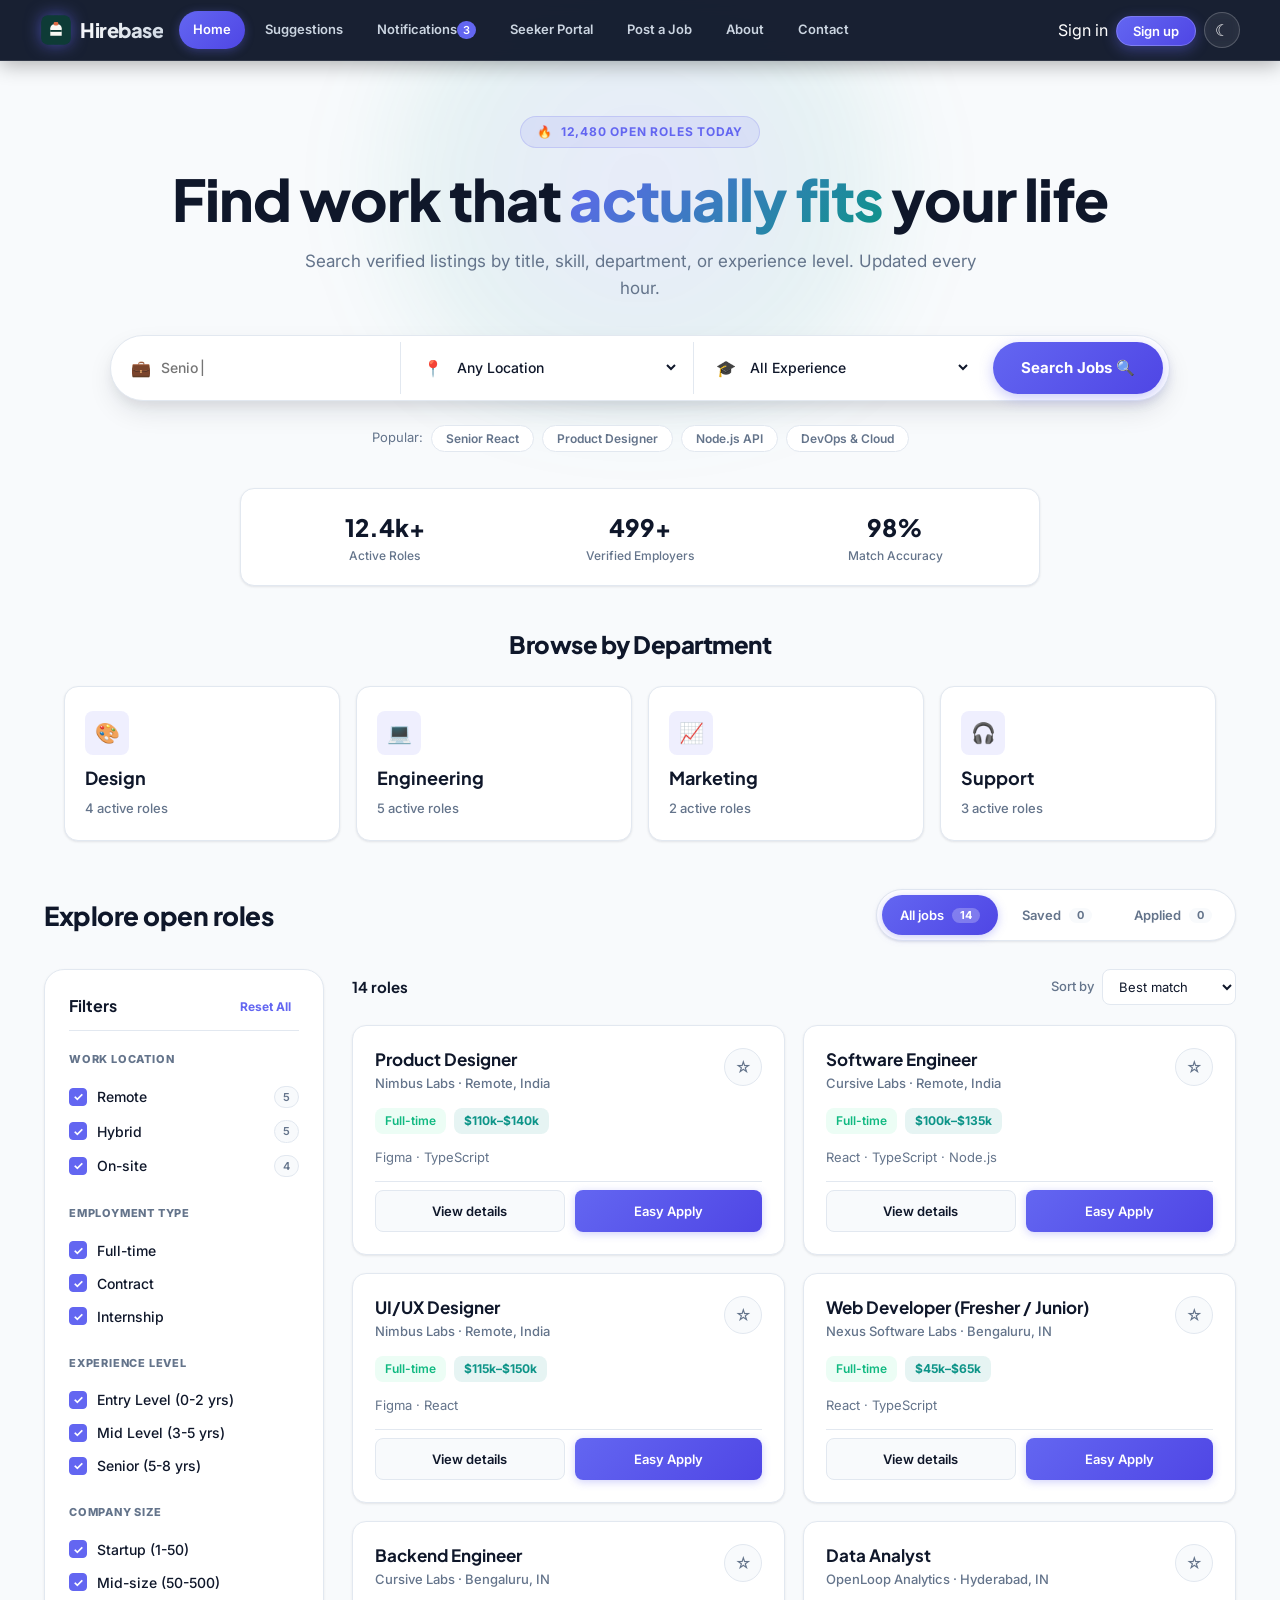
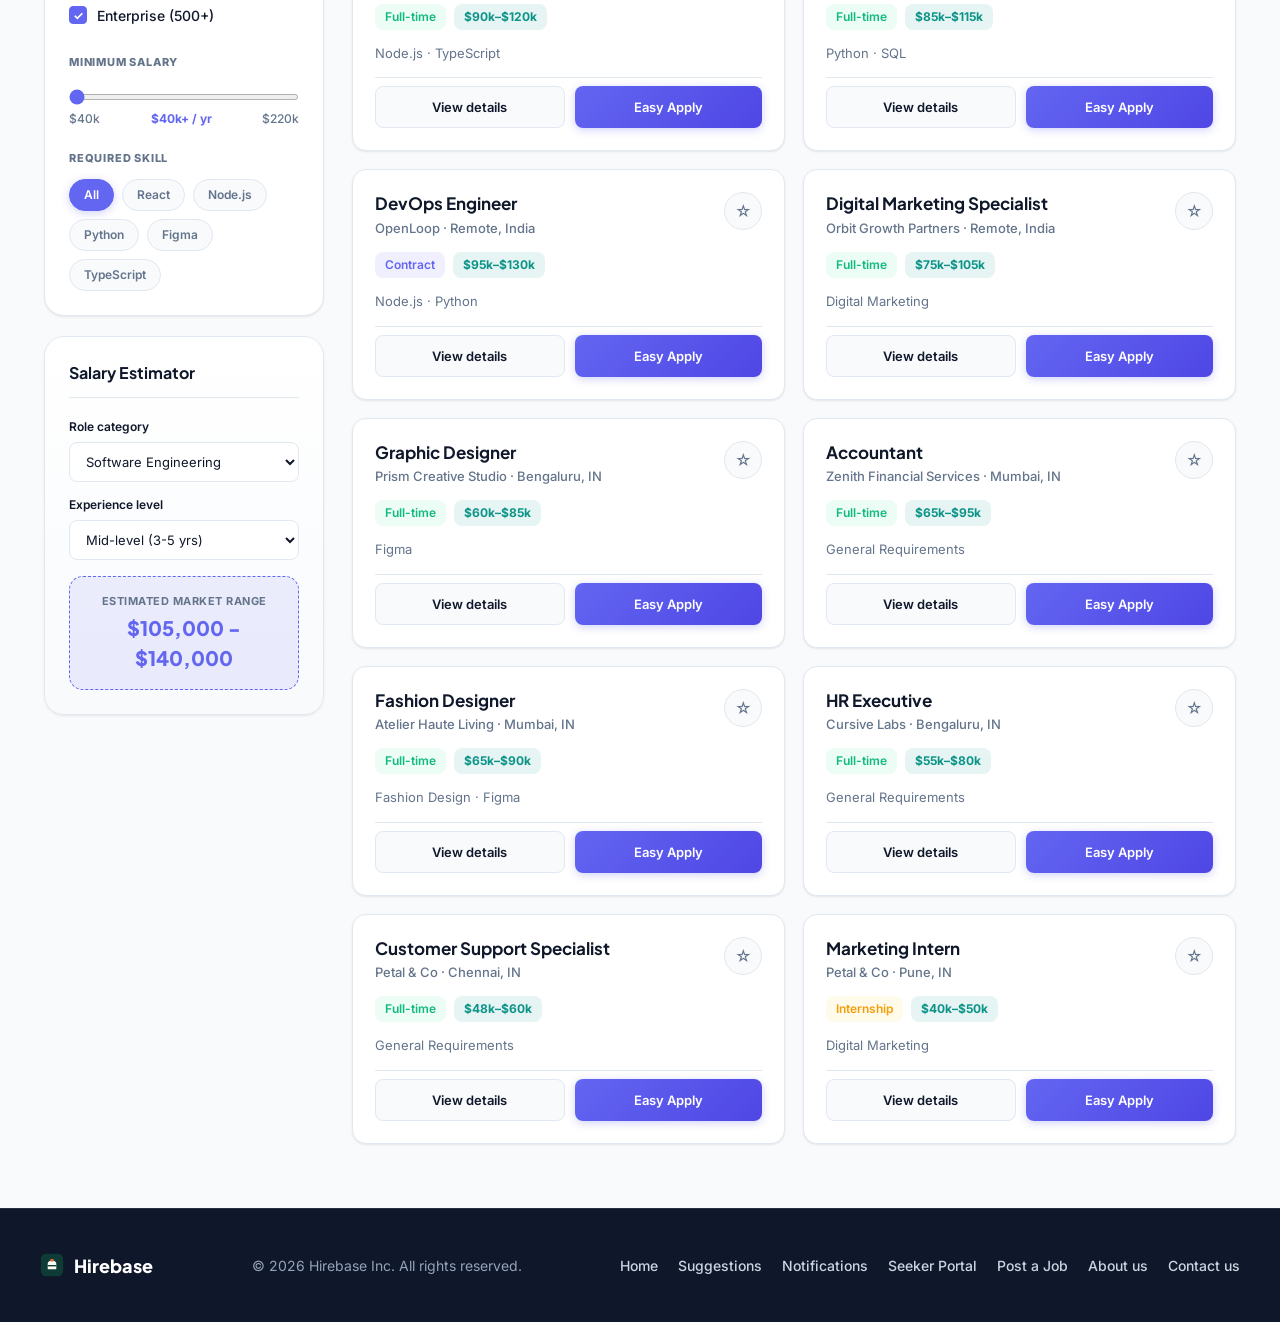
<file: Hirebase_Integrated_Project_v3/Index.html>
<!DOCTYPE html>
<html lang="en">
<head>
  <meta charset="UTF-8" />
  <meta name="viewport" content="width=device-width, initial-scale=1.0" />
  <title>Hirebase - Find Work That Fits Your Life</title>
  <meta name="description" content="Discover top remote, hybrid, and on-site engineering, design, marketing, and support roles on Hirebase." />
  <link rel="icon" type="image/svg+xml" href="images/logo.svg" />
  <script>
    (function () {
      try {
        var t = localStorage.getItem("hb_theme");
        if (t === "dark") document.documentElement.setAttribute("data-theme", "dark");
        var loggedIn = localStorage.getItem("hb_logged_in") === "true";
        document.documentElement.setAttribute("data-user-logged-in", loggedIn ? "true" : "false");
      } catch (e) {}
    })();
  </script>
  <link rel="stylesheet" href="css/theme.css" />
  <link rel="stylesheet" href="css/enhance.css" />
  <link rel="stylesheet" href="css/Index.css" />
  <link rel="stylesheet" href="css/jobs.css" />
</head>
<body>

  <!-- Navigation Header (Touch-Scrollable Navbar) -->
  <header class="header-bar">
    <nav class="navbar">
      <a href="Index.html" class="brand">
        <img src="images/logo.svg" alt="Hirebase logo" class="brand-logo" />
        <span>Hirebase</span>
      </a>

      <ul class="nav-links">
        <li><a href="Index.html" class="active-link">Home</a></li>
        <li><a href="suggestions.html">Suggestions</a></li>
        <li><a href="notifications.html">Notifications <span class="nav-notif-badge" style="background: var(--color-accent); color: #fff; border-radius: 10px; padding: 1px 6px; font-size: 11px;">3</span></a></li>
        <li><a href="apply-job.html">Seeker Portal</a></li>
        <li><a href="post-job.html">Post a Job</a></li>
        <li><a href="about.html">About</a></li>
        <li><a href="contact.html">Contact</a></li>
      </ul>

      <div class="nav-controls">
        <ul class="auth-links">
          <li class="auth-guest"><a href="signin.html">Sign in</a></li>
          <li class="auth-guest"><a href="signup.html" class="btn-signup">Sign up</a></li>
          <li class="auth-user"><a href="apply-job.html" class="profile-link"><span class="profile-avatar">JL</span><span>Jordan Lee</span><span class="online-dot"></span></a></li>
          <li class="auth-user"><a href="Index.html?logout=success" class="logout-link">Logout</a></li>
        </ul>
        <button id="theme-toggle" class="theme-toggle-btn" type="button" aria-label="Toggle dark mode">☾</button>
      </div>
    </nav>
  </header>

  <!-- Logout Banner (Hidden by default, shown only when ?logout=success) -->
  <div id="logout-banner" class="logout-banner" hidden>
    <p>✓ You have been successfully logged out</p>
    <button id="close-banner" aria-label="Close message">&times;</button>
  </div>

  <main>
    <!-- Hero Section -->
    <section class="hero">
      <div class="eyebrow"><span>🔥</span> 12,480 open roles today</div>
      <h1>Find work that <span class="highlight">actually fits</span> your life</h1>
      <p class="hero-subtext">Search verified listings by title, skill, department, or experience level. Updated every hour.</p>

      <!-- Real Horizontal Multi-Field Search Bar -->
      <div class="search-form-wrap">
        <form class="search-form" id="hero-search-form">
          <div class="search-segment">
            <span class="search-segment-icon">💼</span>
            <label for="job-search" class="sr-only">Job title or keyword</label>
            <input type="text" id="job-search" name="q" placeholder="Role, skill, or company..." autocomplete="off" />
            <div id="search-suggestions" class="search-suggestions" hidden></div>
          </div>

          <div class="search-segment">
            <span class="search-segment-icon">📍</span>
            <select class="search-location" aria-label="Location type">
              <option value="">Any Location</option>
              <option value="Remote">Remote Only</option>
              <option value="Hybrid">Hybrid</option>
              <option value="On-site">On-site</option>
            </select>
          </div>

          <div class="search-segment">
            <span class="search-segment-icon">🎓</span>
            <select class="search-exp" aria-label="Experience level">
              <option value="">All Experience</option>
              <option value="entry">Entry Level (0-2 yrs)</option>
              <option value="mid">Mid Level (3-5 yrs)</option>
              <option value="senior">Senior (5-8 yrs)</option>
              <option value="lead">Lead / Principal (8+ yrs)</option>
            </select>
          </div>

          <button type="submit" class="search-btn">Search Jobs 🔍</button>
        </form>
      </div>

      <!-- Quick Tag Pills -->
      <div class="quick-tags">
        <span>Popular:</span>
        <button class="quick-tag" type="button" onclick="document.getElementById('job-search').value='React'; document.getElementById('hero-search-form').dispatchEvent(new Event('submit'))">Senior React</button>
        <button class="quick-tag" type="button" onclick="document.getElementById('job-search').value='Designer'; document.getElementById('hero-search-form').dispatchEvent(new Event('submit'))">Product Designer</button>
        <button class="quick-tag" type="button" onclick="document.getElementById('job-search').value='Node.js'; document.getElementById('hero-search-form').dispatchEvent(new Event('submit'))">Node.js API</button>
        <button class="quick-tag" type="button" onclick="document.getElementById('job-search').value='DevOps'; document.getElementById('hero-search-form').dispatchEvent(new Event('submit'))">DevOps & Cloud</button>
      </div>

      <!-- Trust Counters -->
      <div class="hero-stats">
        <div class="stat-item">
          <div class="stat-number">12.4k+</div>
          <div class="stat-label">Active Roles</div>
        </div>
        <div class="stat-item">
          <div class="stat-number">500+</div>
          <div class="stat-label">Verified Employers</div>
        </div>
        <div class="stat-item">
          <div class="stat-number">98%</div>
          <div class="stat-label">Match Accuracy</div>
        </div>
      </div>
    </section>

    <!-- Categories Section -->
    <section class="categories-container" aria-label="Browse by category">
      <div class="categories-head">
        <h2>Browse by Department</h2>
      </div>
      <div class="categories">
        <button class="category-card" type="button" data-category="Design">
          <div class="category-icon">🎨</div>
          <h2>Design</h2>
          <p>8 active roles</p>
        </button>
        <button class="category-card" type="button" data-category="Engineering">
          <div class="category-icon">💻</div>
          <h2>Engineering</h2>
          <p>15 active roles</p>
        </button>
        <button class="category-card" type="button" data-category="Marketing">
          <div class="category-icon">📈</div>
          <h2>Marketing</h2>
          <p>8 active roles</p>
        </button>
        <button class="category-card" type="button" data-category="Support">
          <div class="category-icon">🎧</div>
          <h2>Support</h2>
          <p>6 active roles</p>
        </button>
      </div>
    </section>

    <!-- Interactive Job Board -->
    <section class="jobs-board" id="jobs-board">
      <div class="jobs-board-head">
        <h2>Explore open roles</h2>
        <div class="jobs-tabs" role="tablist" aria-label="Job list view">
          <button class="tab-btn active" type="button" data-tab="all">
            All jobs <span class="tab-count" id="count-all">0</span>
          </button>
          <button class="tab-btn" type="button" data-tab="saved">
            Saved <span class="tab-count" id="count-saved">0</span>
          </button>
          <button class="tab-btn" type="button" data-tab="applied">
            Applied <span class="tab-count" id="count-applied">0</span>
          </button>
        </div>
      </div>

      <div class="jobs-layout">
        <!-- Filters Sidebar -->
        <aside class="jobs-filters">
          <div class="filters-card">
            <div class="filters-head">
              <h3>Filters</h3>
              <button class="reset-btn" id="reset-filters" type="button">Reset All</button>
            </div>

            <div class="filter-group">
              <div class="filter-label">Work location</div>
              <label class="checkbox-row">
                <input type="checkbox" class="f-worktype" value="Remote" checked />
                Remote <span class="count-pill" id="cnt-remote"></span>
              </label>
              <label class="checkbox-row">
                <input type="checkbox" class="f-worktype" value="Hybrid" checked />
                Hybrid <span class="count-pill" id="cnt-hybrid"></span>
              </label>
              <label class="checkbox-row">
                <input type="checkbox" class="f-worktype" value="On-site" checked />
                On-site <span class="count-pill" id="cnt-onsite"></span>
              </label>
            </div>

            <div class="filter-group">
              <div class="filter-label">Employment type</div>
              <label class="checkbox-row">
                <input type="checkbox" class="f-jobtype" value="Full-time" checked />
                Full-time
              </label>
              <label class="checkbox-row">
                <input type="checkbox" class="f-jobtype" value="Contract" checked />
                Contract
              </label>
              <label class="checkbox-row">
                <input type="checkbox" class="f-jobtype" value="Internship" checked />
                Internship
              </label>
            </div>

            <div class="filter-group">
              <div class="filter-label">Experience Level</div>
              <label class="checkbox-row">
                <input type="checkbox" checked /> Entry Level (0-2 yrs)
              </label>
              <label class="checkbox-row">
                <input type="checkbox" checked /> Mid Level (3-5 yrs)
              </label>
              <label class="checkbox-row">
                <input type="checkbox" checked /> Senior (5-8 yrs)
              </label>
            </div>

            <div class="filter-group">
              <div class="filter-label">Company Size</div>
              <label class="checkbox-row">
                <input type="checkbox" checked /> Startup (1-50)
              </label>
              <label class="checkbox-row">
                <input type="checkbox" checked /> Mid-size (50-500)
              </label>
              <label class="checkbox-row">
                <input type="checkbox" checked /> Enterprise (500+)
              </label>
            </div>

            <div class="filter-group">
              <div class="filter-label">Minimum salary</div>
              <input type="range" id="salary-range" class="range-slider" min="40" max="220" step="10" value="40" />
              <div class="range-values">
                <span>$40k</span>
                <span id="salary-range-val">$40k+ / yr</span>
                <span>$220k</span>
              </div>
            </div>

            <div class="filter-group">
              <div class="filter-label">Required Skill</div>
              <div class="skill-pills" id="skill-pills">
                <span class="skill-pill active" data-skill="All">All</span>
                <span class="skill-pill" data-skill="React">React</span>
                <span class="skill-pill" data-skill="Node.js">Node.js</span>
                <span class="skill-pill" data-skill="Python">Python</span>
                <span class="skill-pill" data-skill="Figma">Figma</span>
                <span class="skill-pill" data-skill="TypeScript">TypeScript</span>
              </div>
            </div>
          </div>

          <!-- Salary Estimator Widget -->
          <div class="filters-card salary-estimator">
            <div class="filters-head">
              <h3>Salary Estimator</h3>
            </div>
            <div class="field">
              <label for="calc-role">Role category</label>
              <select id="calc-role">
                <option value="software">Software Engineering</option>
                <option value="design">Product &amp; UX Design</option>
                <option value="product">Product Management</option>
                <option value="data">Data &amp; AI</option>
              </select>
            </div>
            <div class="field">
              <label for="calc-exp">Experience level</label>
              <select id="calc-exp">
                <option value="junior">Junior (1-3 yrs)</option>
                <option value="mid" selected>Mid-level (3-5 yrs)</option>
                <option value="senior">Senior (5-8 yrs)</option>
                <option value="lead">Lead / Principal (8+ yrs)</option>
              </select>
            </div>
            <div class="estimate-box">
              <div class="estimate-label">Estimated Market Range</div>
              <div class="estimate-amount" id="estimate-amount">$--</div>
            </div>
          </div>
        </aside>

        <!-- Job Results Feed -->
        <div class="jobs-main">
          <div class="jobs-toolbar">
            <span id="jobs-result-count" class="jobs-result-count">0 roles</span>
            <label class="sort-label">
              Sort by
              <select id="sort-select">
                <option value="match">Best match</option>
                <option value="newest">Most recent</option>
                <option value="salary">Highest salary</option>
              </select>
            </label>
          </div>

          <div class="job-grid" id="job-grid">
            <!-- Job cards rendered dynamically by js/jobs.js -->
          </div>

          <p class="empty-state" id="empty-state" hidden>
            No roles match your current filters — try widening your search or resetting filters.
          </p>
        </div>
      </div>
    </section>
  </main>

  <!-- Job Details Modal Overlay -->
  <div class="modal-overlay" id="details-modal" hidden>
    <div class="modal-card">
      <button class="modal-close" id="details-close" type="button" aria-label="Close modal">&times;</button>
      <div id="details-content"><!-- Rendered dynamically by js/jobs.js --></div>
    </div>
  </div>

  <!-- Easy Apply Modal Overlay -->
  <div class="modal-overlay" id="apply-modal" hidden>
    <div class="modal-card" style="max-width: 580px;">
      <button class="modal-close" id="apply-close" type="button" aria-label="Close modal">&times;</button>
      <h3 style="font-family: var(--font-heading); font-size: 22px; margin-bottom: 4px;">Easy Apply</h3>
      <p class="apply-subtext">
        Applying to <strong id="apply-role">Role</strong> at <strong id="apply-company">Company</strong>
      </p>
      <form id="apply-form" novalidate>
        <div class="form-grid-2">
          <div class="field">
            <label for="apply-name">Full Name *</label>
            <input type="text" id="apply-name" name="name" placeholder="Jordan Lee" required />
          </div>
          <div class="field">
            <label for="apply-email">Email Address *</label>
            <input type="email" id="apply-email" name="email" placeholder="jordan@email.com" required />
          </div>
        </div>

        <div class="form-grid-2">
          <div class="field">
            <label for="apply-phone">Phone Number *</label>
            <input type="tel" id="apply-phone" name="phone" placeholder="+1 (555) 234-5678" required />
          </div>
          <div class="field">
            <label for="apply-exp">Years of Experience *</label>
            <select id="apply-exp" required>
              <option value="1-3">1-3 years</option>
              <option value="3-5" selected>3-5 years</option>
              <option value="5-8">5-8 years</option>
              <option value="8+">8+ years</option>
            </select>
          </div>
        </div>

        <div class="field">
          <label for="apply-resume">Resume / Portfolio Link *</label>
          <input type="url" id="apply-resume" name="resume" placeholder="https://linkedin.com/in/jordanlee" required />
        </div>

        <div class="field">
          <label for="apply-pitch">Brief Candidate Pitch *</label>
          <textarea id="apply-pitch" rows="3" placeholder="Briefly highlight why you are a great fit for this role..." required></textarea>
        </div>

        <p id="apply-message" class="form-message" role="alert"></p>
        <button type="submit">Submit Application</button>
      </form>
    </div>
  </div>

  <!-- Toast Notification Area -->
  <div class="toast-container" id="toast-container"></div>

  <!-- Footer -->
  <footer>
    <div class="footer-brand">
      <img src="images/logo.svg" alt="Hirebase" width="24" height="24" />
      <span>Hirebase</span>
    </div>
    <p>&copy; 2026 Hirebase Inc. All rights reserved.</p>
    <nav class="footer-links" aria-label="Footer Navigation">
      <a href="Index.html">Home</a>
      <a href="suggestions.html">Suggestions</a>
      <a href="notifications.html">Notifications</a>
      <a href="apply-job.html">Seeker Portal</a>
      <a href="post-job.html">Post a Job</a>
      <a href="about.html">About us</a>
      <a href="contact.html">Contact us</a>
    </nav>
  </footer>

  <script src="js/store.js"></script>
  <script src="js/theme.js"></script>
  <script src="js/enhance.js"></script>
  <script src="js/jobs.js"></script>
  <script src="js/Index.js"></script>
</body>
</html>
</file>
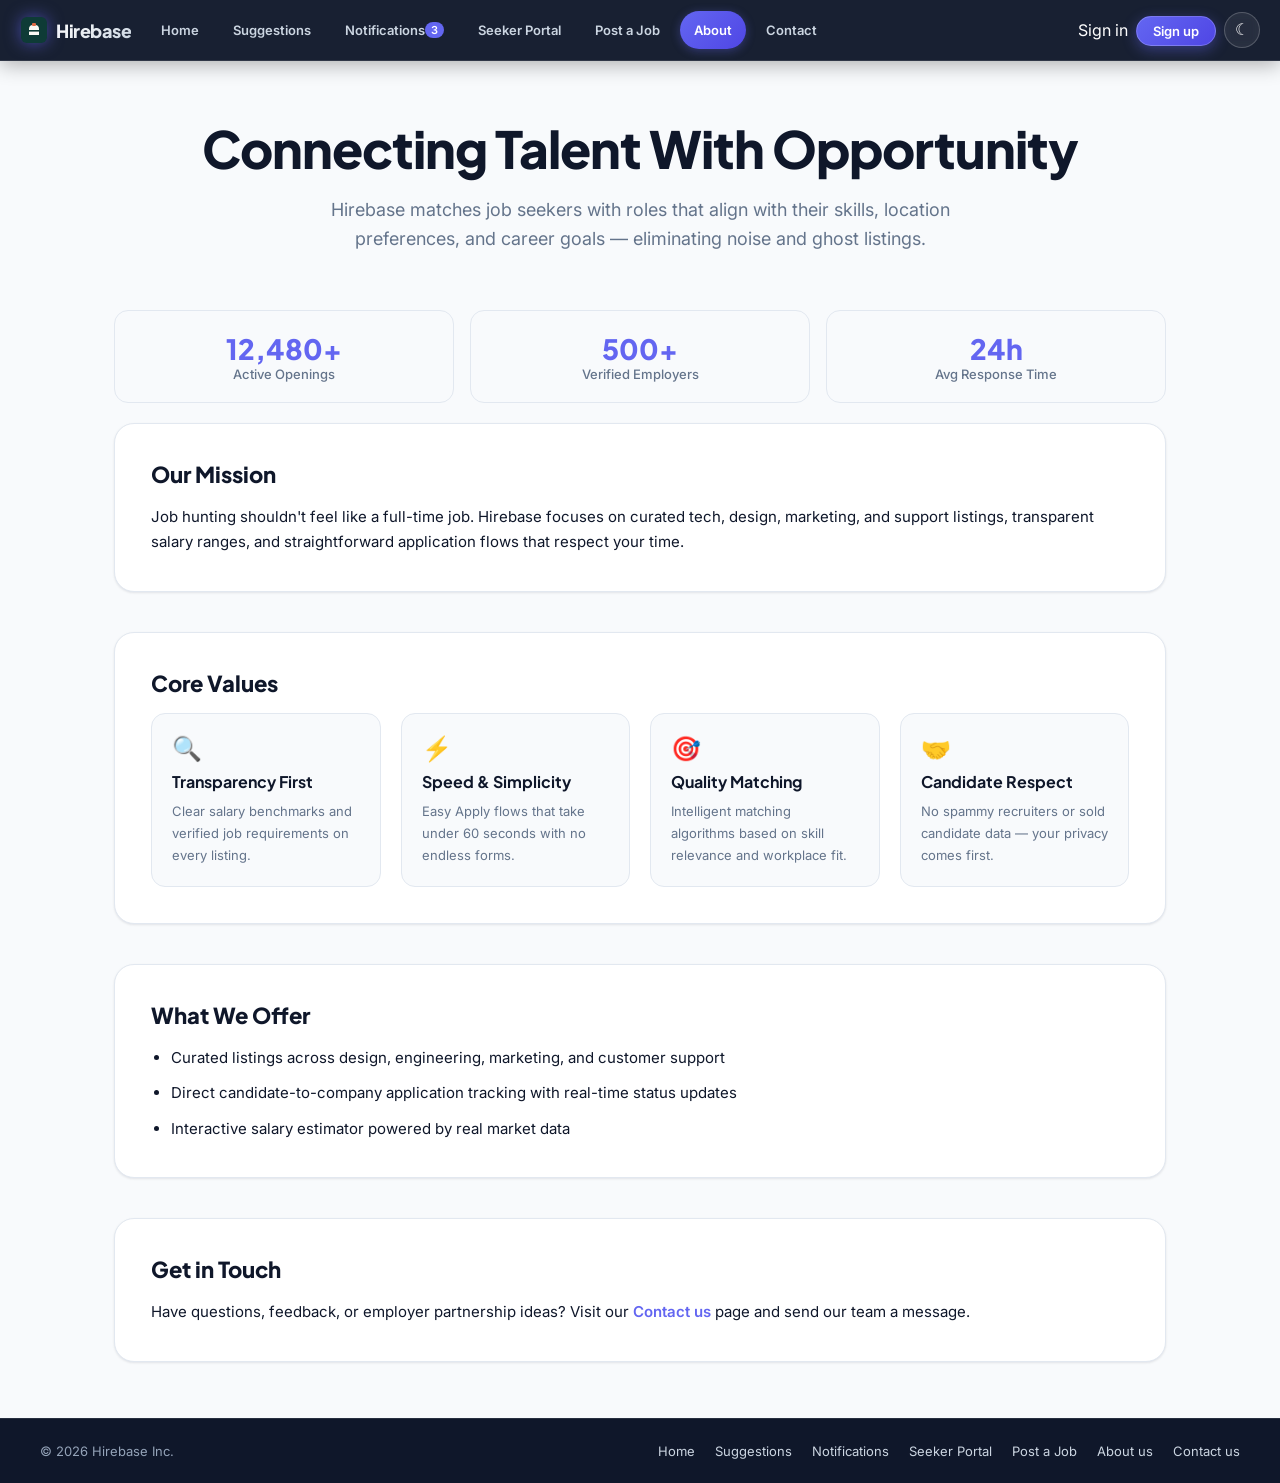
<file: Hirebase_Integrated_Project_v3/about.html>
<!DOCTYPE html>
<html lang="en">
<head>
  <meta charset="UTF-8" />
  <meta name="viewport" content="width=device-width, initial-scale=1.0" />
  <title>About us - Hirebase</title>
  <meta name="description" content="Learn about Hirebase's mission to connect skilled professionals with high-impact remote and tech roles." />
  <link rel="icon" type="image/svg+xml" href="images/logo.svg" />
  <script>
    (function () {
      try {
        var t = localStorage.getItem("hb_theme");
        if (t === "dark") document.documentElement.setAttribute("data-theme", "dark");
        var loggedIn = localStorage.getItem("hb_logged_in") === "true";
        document.documentElement.setAttribute("data-user-logged-in", loggedIn ? "true" : "false");
      } catch (e) {}
    })();
  </script>
  <link rel="stylesheet" href="css/theme.css" />
  <link rel="stylesheet" href="css/enhance.css" />
  <link rel="stylesheet" href="css/about.css" />
</head>
<body>

  <!-- Navigation Header (Touch-Scrollable Navbar) -->
  <header class="header-bar">
    <nav class="navbar">
      <a href="Index.html" class="brand">
        <img src="images/logo.svg" alt="Hirebase logo" class="brand-logo" />
        <span>Hirebase</span>
      </a>

      <ul class="nav-links">
        <li><a href="Index.html">Home</a></li>
        <li><a href="suggestions.html">Suggestions</a></li>
        <li><a href="notifications.html">Notifications <span class="nav-notif-badge" style="background: var(--color-accent); color: #fff; border-radius: 10px; padding: 1px 6px; font-size: 11px;">3</span></a></li>
        <li><a href="apply-job.html">Seeker Portal</a></li>
        <li><a href="post-job.html">Post a Job</a></li>
        <li><a href="about.html" class="active-link">About</a></li>
        <li><a href="contact.html">Contact</a></li>
      </ul>

      <div class="nav-controls">
        <ul class="auth-links">
          <li class="auth-guest"><a href="signin.html">Sign in</a></li>
          <li class="auth-guest"><a href="signup.html" class="btn-signup">Sign up</a></li>
          <li class="auth-user"><a href="apply-job.html" class="profile-link"><span class="profile-avatar">JL</span><span>Jordan Lee</span><span class="online-dot"></span></a></li>
          <li class="auth-user"><a href="Index.html?logout=success" class="logout-link">Logout</a></li>
        </ul>
        <button id="theme-toggle" class="theme-toggle-btn" type="button" aria-label="Toggle dark mode">☾</button>
      </div>
    </nav>
  </header>

  <main class="about-main">
    <section class="about-hero">
      <h1>Connecting Talent With Opportunity</h1>
      <p>Hirebase matches job seekers with roles that align with their skills, location preferences, and career goals — eliminating noise and ghost listings.</p>
    </section>

    <!-- Platform Impact Stats -->
    <div class="about-stats">
      <div class="stat-box">
        <div class="num">12,480+</div>
        <div class="lbl">Active Openings</div>
      </div>
      <div class="stat-box">
        <div class="num">500+</div>
        <div class="lbl">Verified Employers</div>
      </div>
      <div class="stat-box">
        <div class="num">24h</div>
        <div class="lbl">Avg Response Time</div>
      </div>
    </div>

    <section class="about-content">
      <article>
        <h2>Our Mission</h2>
        <p>Job hunting shouldn't feel like a full-time job. Hirebase focuses on curated tech, design, marketing, and support listings, transparent salary ranges, and straightforward application flows that respect your time.</p>
      </article>

      <article>
        <h2>Core Values</h2>
        <div class="values-grid">
          <div class="value-card">
            <span class="value-icon">🔍</span>
            <h3>Transparency First</h3>
            <p>Clear salary benchmarks and verified job requirements on every listing.</p>
          </div>
          <div class="value-card">
            <span class="value-icon">⚡</span>
            <h3>Speed &amp; Simplicity</h3>
            <p>Easy Apply flows that take under 60 seconds with no endless forms.</p>
          </div>
          <div class="value-card">
            <span class="value-icon">🎯</span>
            <h3>Quality Matching</h3>
            <p>Intelligent matching algorithms based on skill relevance and workplace fit.</p>
          </div>
          <div class="value-card">
            <span class="value-icon">🤝</span>
            <h3>Candidate Respect</h3>
            <p>No spammy recruiters or sold candidate data — your privacy comes first.</p>
          </div>
        </div>
      </article>

      <article>
        <h2>What We Offer</h2>
        <ul>
          <li>Curated listings across design, engineering, marketing, and customer support</li>
          <li>Direct candidate-to-company application tracking with real-time status updates</li>
          <li>Interactive salary estimator powered by real market data</li>
        </ul>
      </article>

      <article>
        <h2>Get in Touch</h2>
        <p>Have questions, feedback, or employer partnership ideas? Visit our <a href="contact.html">Contact us</a> page and send our team a message.</p>
      </article>
    </section>
  </main>

  <footer>
    <p>&copy; 2026 Hirebase Inc.</p>
    <nav class="footer-links" aria-label="Footer Navigation">
      <a href="Index.html">Home</a>
      <a href="suggestions.html">Suggestions</a>
      <a href="notifications.html">Notifications</a>
      <a href="apply-job.html">Seeker Portal</a>
      <a href="post-job.html">Post a Job</a>
      <a href="about.html">About us</a>
      <a href="contact.html">Contact us</a>
    </nav>
  </footer>

  <script src="js/store.js"></script>
  <script src="js/theme.js"></script>
  <script src="js/enhance.js"></script>
</body>
</html>
</file>
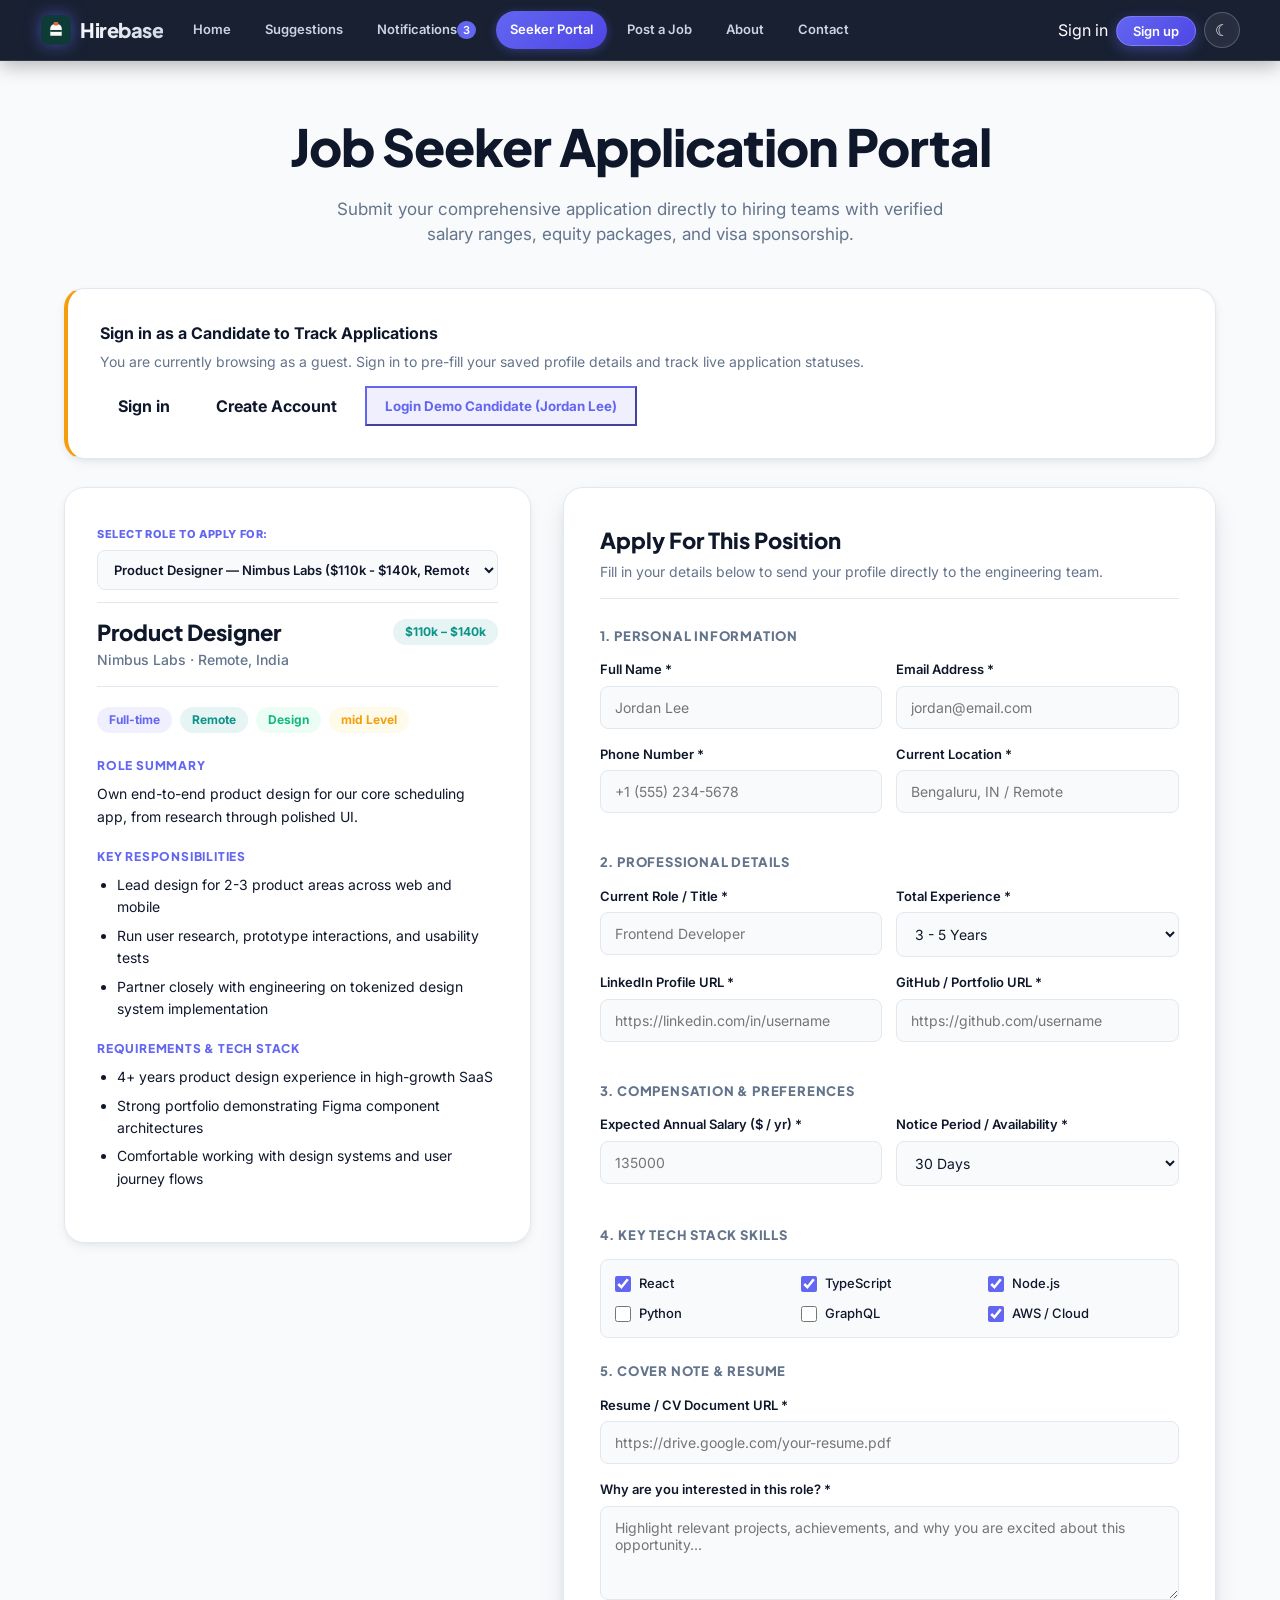
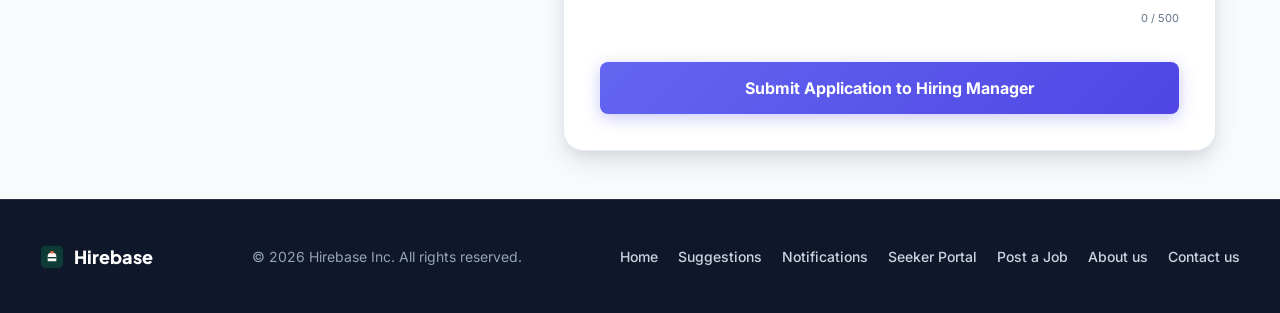
<file: Hirebase_Integrated_Project_v3/apply-job.html>
<!DOCTYPE html>
<html lang="en">
<head>
  <meta charset="UTF-8" />
  <meta name="viewport" content="width=device-width, initial-scale=1.0" />
  <title>Job Seeker Application Portal - Hirebase</title>
  <meta name="description" content="Apply directly to top tech, design, and product roles with Hirebase's streamlined job seeker application portal." />
  <link rel="icon" type="image/svg+xml" href="images/logo.svg" />
  <script>
    (function () {
      try {
        var t = localStorage.getItem("hb_theme");
        if (t === "dark") document.documentElement.setAttribute("data-theme", "dark");
        var loggedIn = localStorage.getItem("hb_logged_in") === "true";
        document.documentElement.setAttribute("data-user-logged-in", loggedIn ? "true" : "false");
      } catch (e) {}
    })();
  </script>
  <link rel="stylesheet" href="css/theme.css" />
  <link rel="stylesheet" href="css/enhance.css" />
  <link rel="stylesheet" href="css/Index.css" />
  <style>
    .seeker-main {
      max-width: 1200px;
      margin: 0 auto;
      padding: 48px 24px;
    }

    .seeker-hero {
      text-align: center;
      margin-bottom: 40px;
    }

    .seeker-hero h1 {
      font-family: var(--font-heading);
      font-size: clamp(2rem, 4vw, 3.2rem);
      font-weight: 800;
      letter-spacing: -1px;
      margin-bottom: 12px;
    }

    .seeker-hero p {
      color: var(--color-text-muted);
      font-size: 17px;
      max-width: 640px;
      margin: 0 auto;
    }

    .seeker-grid {
      display: grid;
      grid-template-columns: 1fr;
      gap: 32px;
      align-items: start;
    }

    @media (min-width: 900px) {
      .seeker-grid {
        grid-template-columns: 1fr 1.4fr;
      }
    }

    /* Role Details Card */
    .role-overview-card {
      background: var(--color-card);
      border: 1px solid var(--color-border);
      border-radius: var(--radius-lg);
      padding: 32px;
      box-shadow: var(--shadow-md);
      position: sticky;
      top: calc(var(--navbar-height) + 20px);
    }

    .role-header {
      display: flex;
      align-items: flex-start;
      justify-content: space-between;
      gap: 16px;
      margin-bottom: 20px;
      padding-bottom: 16px;
      border-bottom: 1px solid var(--color-border);
    }

    .role-header h2 {
      font-family: var(--font-heading);
      font-size: 22px;
      font-weight: 800;
      color: var(--color-text);
      line-height: 1.2;
    }

    .company-sub {
      color: var(--color-text-muted);
      font-size: 14px;
      font-weight: 500;
      margin-top: 4px;
    }

    .role-badges {
      display: flex;
      flex-wrap: wrap;
      gap: 8px;
      margin-bottom: 24px;
    }

    .role-badge {
      font-size: 12px;
      font-weight: 700;
      padding: 4px 12px;
      border-radius: var(--radius-full);
      display: inline-flex;
      align-items: center;
      gap: 4px;
    }

    .badge-teal { background: var(--color-teal-soft); color: var(--color-teal); }
    .badge-indigo { background: var(--color-accent-soft); color: var(--color-accent); }
    .badge-green { background: var(--color-success-bg); color: var(--color-success); }
    .badge-amber { background: var(--color-warning-bg); color: var(--color-warning); }

    .role-section {
      margin-bottom: 20px;
    }

    .role-section h3 {
      font-family: var(--font-heading);
      font-size: 12px;
      font-weight: 800;
      text-transform: uppercase;
      letter-spacing: 0.8px;
      color: var(--color-accent);
      margin-bottom: 8px;
    }

    .role-section p, .role-section li {
      font-size: 14px;
      line-height: 1.6;
      color: var(--color-text);
    }

    .role-section ul {
      padding-left: 20px;
      display: flex;
      flex-direction: column;
      gap: 6px;
    }

    /* Candidate Application Form Card */
    .application-form-card {
      background: var(--color-card);
      border: 1px solid var(--color-border);
      border-radius: var(--radius-lg);
      padding: 36px;
      box-shadow: var(--shadow-lg);
    }

    .form-head {
      margin-bottom: 28px;
      padding-bottom: 16px;
      border-bottom: 1px solid var(--color-border);
    }

    .form-head h2 {
      font-family: var(--font-heading);
      font-size: 22px;
      font-weight: 800;
      color: var(--color-text);
    }

    .form-head p {
      font-size: 14px;
      color: var(--color-text-muted);
      margin-top: 4px;
    }

    .form-section-title {
      font-family: var(--font-heading);
      font-size: 13px;
      font-weight: 800;
      text-transform: uppercase;
      letter-spacing: 0.8px;
      color: var(--color-text-muted);
      margin: 24px 0 14px;
    }

    .form-grid-2 {
      display: grid;
      grid-template-columns: 1fr 1fr;
      gap: 14px;
    }

    .field {
      margin-bottom: 16px;
      display: flex;
      flex-direction: column;
      gap: 6px;
    }

    .field label {
      font-size: 13px;
      font-weight: 600;
      color: var(--color-text);
    }

    .field input, .field select, .field textarea {
      border: 1px solid var(--color-border);
      border-radius: var(--radius-sm);
      padding: 12px 14px;
      font-size: 14px;
      background-color: var(--color-bg);
      color: var(--color-text);
      outline: none;
      transition: all var(--transition-fast);
    }

    .field input:focus, .field select:focus, .field textarea:focus {
      border-color: var(--color-accent);
      box-shadow: 0 0 0 3px var(--color-accent-soft);
      background-color: var(--color-bg-alt);
    }

    /* Skills Checkboxes Grid */
    .skills-grid {
      display: grid;
      grid-template-columns: repeat(3, 1fr);
      gap: 10px;
      background: var(--color-bg);
      padding: 14px;
      border: 1px solid var(--color-border);
      border-radius: var(--radius-sm);
      margin-bottom: 16px;
    }

    .checkbox-item {
      display: flex;
      align-items: center;
      gap: 8px;
      font-size: 13px;
      font-weight: 500;
      cursor: pointer;
    }

    .checkbox-item input {
      accent-color: var(--color-accent);
      width: 16px;
      height: 16px;
    }

    .submit-btn {
      width: 100%;
      background: linear-gradient(135deg, var(--color-accent) 0%, #4F46E5 100%);
      color: #FFFFFF;
      border: none;
      padding: 16px;
      border-radius: var(--radius-sm);
      font-size: 16px;
      font-weight: 700;
      cursor: pointer;
      box-shadow: 0 4px 16px rgba(99, 102, 241, 0.35);
      transition: all var(--transition-normal);
      margin-top: 20px;
    }

    .submit-btn:hover {
      transform: translateY(-2px);
      box-shadow: 0 6px 22px rgba(99, 102, 241, 0.45);
    }

    .status-msg {
      margin-top: 14px;
      font-size: 14px;
      font-weight: 600;
      text-align: center;
    }

    .status-msg.success {
      color: var(--color-success);
    }

    @media (max-width: 640px) {
      .form-grid-2 { grid-template-columns: 1fr; }
      .skills-grid { grid-template-columns: repeat(2, 1fr); }
      .application-form-card { padding: 24px 16px; }
      .role-overview-card { padding: 24px 16px; position: relative; top: 0; }
    }
  </style>
</head>
<body>

  <!-- Navigation Header (Touch-Scrollable Navbar) -->
  <header class="header-bar">
    <nav class="navbar">
      <a href="Index.html" class="brand">
        <img src="images/logo.svg" alt="Hirebase logo" class="brand-logo" />
        <span>Hirebase</span>
      </a>

      <ul class="nav-links">
        <li><a href="Index.html">Home</a></li>
        <li><a href="suggestions.html">Suggestions</a></li>
        <li><a href="notifications.html">Notifications <span class="nav-notif-badge" style="background: var(--color-accent); color: #fff; border-radius: 10px; padding: 1px 6px; font-size: 11px;">3</span></a></li>
        <li><a href="apply-job.html" class="active-link">Seeker Portal</a></li>
        <li><a href="post-job.html">Post a Job</a></li>
        <li><a href="about.html">About</a></li>
        <li><a href="contact.html">Contact</a></li>
      </ul>

      <div class="nav-controls">
        <ul class="auth-links">
          <li class="auth-guest"><a href="signin.html">Sign in</a></li>
          <li class="auth-guest"><a href="signup.html" class="btn-signup">Sign up</a></li>
          <li class="auth-user"><a href="apply-job.html" class="profile-link"><span class="profile-avatar">JL</span><span>Jordan Lee</span><span class="online-dot"></span></a></li>
          <li class="auth-user"><a href="Index.html?logout=success" class="logout-link">Logout</a></li>
        </ul>
        <button id="theme-toggle" class="theme-toggle-btn" type="button" aria-label="Toggle dark mode">☾</button>
      </div>
    </nav>
  </header>

  <main class="seeker-main">
    <section class="seeker-hero">
      <h1>Job Seeker Application Portal</h1>
      <p>Submit your comprehensive application directly to hiring teams with verified salary ranges, equity packages, and visa sponsorship.</p>
    </section>

    <!-- Seeker Auth Notice when not authenticated as candidate -->
    <div id="seeker-auth-notice" class="role-overview-card" style="margin-bottom: 28px; display: none; position: static; border-left: 4px solid var(--color-warning);">
      <h3 style="font-size: 16px; margin-bottom: 6px;">Sign in as a Candidate to Track Applications</h3>
      <p style="color: var(--color-text-muted); font-size: 14px; margin-bottom: 14px;" id="seeker-auth-msg">
        You are browsing as a guest. Sign in to pre-fill your saved profile details and track live application statuses.
      </p>
      <div style="display: flex; gap: 10px; flex-wrap: wrap;">
        <a href="signin.html" class="btn-social" style="padding: 8px 18px; font-weight: 700; text-decoration: none;">Sign in</a>
        <a href="signup.html" class="btn-social" style="padding: 8px 18px; font-weight: 700; text-decoration: none;">Create Account</a>
        <button type="button" id="btn-quick-candidate-demo" class="btn-social" style="padding: 8px 18px; font-weight: 700; background: var(--color-accent-soft); color: var(--color-accent); border-color: var(--color-accent);">Login Demo Candidate (Jordan Lee)</button>
      </div>
    </div>

    <!-- Active Candidate Profile Card -->
    <div id="seeker-profile-card" class="role-overview-card" style="margin-bottom: 28px; padding: 24px 32px; display: none; position: static;">
      <div style="display: flex; align-items: center; justify-content: space-between; flex-wrap: wrap; gap: 16px;">
        <div>
          <div style="display: flex; align-items: center; gap: 10px;">
            <div id="seeker-avatar-badge" class="profile-avatar" style="width: 36px; height: 36px; font-size: 14px; display: flex; align-items: center; justify-content: center; font-weight: 800; border-radius: 50%; background: linear-gradient(135deg, var(--color-accent) 0%, var(--color-teal) 100%); color: #fff;">JL</div>
            <div>
              <h2 id="seeker-prof-name" style="font-size: 20px; font-weight: 800; margin: 0;">Jordan Lee</h2>
              <p id="seeker-prof-title" style="color: var(--color-text-muted); font-size: 13px; margin-top: 2px;">Senior Full Stack Engineer &middot; Bengaluru, IN / Remote</p>
            </div>
          </div>
        </div>
        <div style="display: flex; gap: 16px;">
          <div style="text-align: center; background: var(--color-bg); padding: 10px 18px; border-radius: var(--radius-md); border: 1px solid var(--color-border);">
            <div id="seeker-apps-count" style="font-size: 20px; font-weight: 800; color: var(--color-accent);">0</div>
            <div style="font-size: 12px; color: var(--color-text-muted); font-weight: 600;">Applications</div>
          </div>
          <div style="text-align: center; background: var(--color-bg); padding: 10px 18px; border-radius: var(--radius-md); border: 1px solid var(--color-border);">
            <div id="seeker-saved-count" style="font-size: 20px; font-weight: 800; color: var(--color-teal);">0</div>
            <div style="font-size: 12px; color: var(--color-text-muted); font-weight: 600;">Saved Roles</div>
          </div>
        </div>
      </div>
    </div>

    <div class="seeker-grid">
      <!-- Left Column: Featured Role Overview -->
      <div class="role-overview-card">
        <!-- Switch Role selector -->
        <div style="margin-bottom: 16px; padding-bottom: 12px; border-bottom: 1px solid var(--color-border);">
          <label for="role-select" style="font-size: 11px; font-weight: 800; text-transform: uppercase; letter-spacing: 0.6px; color: var(--color-accent);">Select Role To Apply For:</label>
          <select id="role-select" style="width: 100%; margin-top: 6px; padding: 10px 12px; font-size: 13px; font-weight: 600; border-radius: var(--radius-sm); background: var(--color-bg); color: var(--color-text); border: 1px solid var(--color-border); outline: none;">
            <!-- Dynamically populated -->
          </select>
        </div>

        <div class="role-header">
          <div>
            <h2 id="role-title">Senior Full Stack Engineer</h2>
            <p class="company-sub" id="role-company">Cursive Labs &middot; Remote (India / Global)</p>
          </div>
          <span class="role-badge badge-teal" id="role-salary">$120k &ndash; $160k</span>
        </div>

        <div class="role-badges" id="role-badges">
          <span class="role-badge badge-indigo">Full-time</span>
          <span class="role-badge badge-green">Visa Sponsored</span>
          <span class="role-badge badge-amber">0.25% Equity</span>
        </div>

        <div class="role-section">
          <h3>Role Summary</h3>
          <p id="role-summary">Lead core API architecture and merchant dashboards for a fast-growing payments ecosystem handling over $50M in annual transactions.</p>
        </div>

        <div class="role-section">
          <h3>Key Responsibilities</h3>
          <ul id="role-responsibilities">
            <li>Design &amp; ship responsive React/TypeScript interfaces</li>
            <li>Build high-concurrency Node.js microservices &amp; GraphQL APIs</li>
            <li>Maintain CI/CD pipelines and PostgreSQL data models</li>
          </ul>
        </div>

        <div class="role-section">
          <h3>Requirements &amp; Tech Stack</h3>
          <ul id="role-requirements">
            <li>4+ years experience in React, Node.js, and TypeScript</li>
            <li>Experience with cloud platforms (AWS/GCP) and Docker</li>
            <li>Strong system design &amp; API security fundamentals</li>
          </ul>
        </div>
      </div>

      <!-- Right Column: Candidate Application Form -->
      <div class="application-form-card">
        <div class="form-head">
          <h2>Apply For This Position</h2>
          <p>Fill in your details below to send your profile directly to the engineering team.</p>
        </div>

        <form id="portal-apply-form">
          
          <div class="form-section-title">1. Personal Information</div>
          <div class="form-grid-2">
            <div class="field">
              <label for="seeker-name">Full Name *</label>
              <input type="text" id="seeker-name" placeholder="Jordan Lee" required />
            </div>
            <div class="field">
              <label for="seeker-email">Email Address *</label>
              <input type="email" id="seeker-email" placeholder="jordan@email.com" required />
            </div>
          </div>

          <div class="form-grid-2">
            <div class="field">
              <label for="seeker-phone">Phone Number *</label>
              <input type="tel" id="seeker-phone" placeholder="+1 (555) 234-5678" required />
            </div>
            <div class="field">
              <label for="seeker-location">Current Location *</label>
              <input type="text" id="seeker-location" placeholder="Bengaluru, IN / Remote" required />
            </div>
          </div>

          <div class="form-section-title">2. Professional Details</div>
          <div class="form-grid-2">
            <div class="field">
              <label for="seeker-title">Current Role / Title *</label>
              <input type="text" id="seeker-title" placeholder="Frontend Developer" required />
            </div>
            <div class="field">
              <label for="seeker-exp">Total Experience *</label>
              <select id="seeker-exp" required>
                <option value="1-3">1 - 3 Years</option>
                <option value="3-5" selected>3 - 5 Years</option>
                <option value="5-8">5 - 8 Years</option>
                <option value="8+">8+ Years (Lead / Staff)</option>
              </select>
            </div>
          </div>

          <div class="form-grid-2">
            <div class="field">
              <label for="seeker-linkedin">LinkedIn Profile URL *</label>
              <input type="url" id="seeker-linkedin" placeholder="https://linkedin.com/in/username" required />
            </div>
            <div class="field">
              <label for="seeker-portfolio">GitHub / Portfolio URL *</label>
              <input type="url" id="seeker-portfolio" placeholder="https://github.com/username" required />
            </div>
          </div>

          <div class="form-section-title">3. Compensation &amp; Preferences</div>
          <div class="form-grid-2">
            <div class="field">
              <label for="seeker-salary">Expected Annual Salary ($ / yr) *</label>
              <input type="number" id="seeker-salary" placeholder="135000" required />
            </div>
            <div class="field">
              <label for="seeker-notice">Notice Period / Availability *</label>
              <select id="seeker-notice" required>
                <option value="immediate">Immediate / Available Now</option>
                <option value="15days">15 Days</option>
                <option value="30days" selected>30 Days</option>
                <option value="60days">60+ Days</option>
              </select>
            </div>
          </div>

          <div class="form-section-title">4. Key Tech Stack Skills</div>
          <div class="skills-grid">
            <label class="checkbox-item"><input type="checkbox" checked /> React</label>
            <label class="checkbox-item"><input type="checkbox" checked /> TypeScript</label>
            <label class="checkbox-item"><input type="checkbox" checked /> Node.js</label>
            <label class="checkbox-item"><input type="checkbox" /> Python</label>
            <label class="checkbox-item"><input type="checkbox" /> GraphQL</label>
            <label class="checkbox-item"><input type="checkbox" checked /> AWS / Cloud</label>
          </div>

          <div class="form-section-title">5. Cover Note &amp; Resume</div>
          <div class="field">
            <label for="seeker-resume">Resume / CV Document URL *</label>
            <input type="url" id="seeker-resume" placeholder="https://drive.google.com/your-resume.pdf" required />
          </div>
          <div class="field">
            <label for="seeker-note">Why are you interested in this role? *</label>
            <textarea id="seeker-note" rows="4" placeholder="Highlight relevant projects, achievements, and why you are excited about this opportunity..." required></textarea>
          </div>

          <p id="portal-status" class="status-msg" role="alert"></p>

          <button type="submit" class="submit-btn">Submit Application to Hiring Manager</button>
        </form>
      </div>
    </div>

    <!-- Candidate Applications & Live Status Tracker -->
    <div id="seeker-applications-section" class="role-overview-card" style="margin-top: 36px; position: static; display: none;">
      <div class="form-head" style="display: flex; justify-content: space-between; align-items: center; flex-wrap: wrap; gap: 8px;">
        <div>
          <h2>My Applied Jobs &amp; Live Status Tracker</h2>
          <p>Track your submitted applications and live review decisions from hiring managers in real time.</p>
        </div>
        <span id="applied-count-badge" style="font-size: 12px; background: var(--color-teal-soft); color: var(--color-teal); padding: 4px 12px; border-radius: var(--radius-full); font-weight: 700;">0 Applications</span>
      </div>

      <div id="applied-jobs-list" style="display: flex; flex-direction: column; gap: 14px; margin-top: 20px;">
        <!-- Rendered dynamically -->
      </div>
    </div>
  </main>

  <footer>
    <div class="footer-brand">
      <img src="images/logo.svg" alt="Hirebase" width="24" height="24" />
      <span>Hirebase</span>
    </div>
    <p>&copy; 2026 Hirebase Inc. All rights reserved.</p>
    <nav class="footer-links" aria-label="Footer Navigation">
      <a href="Index.html">Home</a>
      <a href="suggestions.html">Suggestions</a>
      <a href="notifications.html">Notifications</a>
      <a href="apply-job.html">Seeker Portal</a>
      <a href="post-job.html">Post a Job</a>
      <a href="about.html">About us</a>
      <a href="contact.html">Contact us</a>
    </nav>
  </footer>

  <script src="js/store.js"></script>
  <script src="js/theme.js"></script>
  <script src="js/enhance.js"></script>
  <script>
    document.addEventListener("DOMContentLoaded", function () {
      function setFieldError(fieldId, errorText) {
        const input = document.getElementById(fieldId);
        if (!input) return;
        input.classList.add("invalid");
        let errEl = input.parentNode.querySelector(".field-error-msg");
        if (!errEl) {
          errEl = document.createElement("div");
          errEl.className = "field-error-msg";
          input.parentNode.appendChild(errEl);
        }
        errEl.textContent = "⚠️ " + errorText;
      }

      function clearFieldError(fieldId) {
        const input = document.getElementById(fieldId);
        if (!input) return;
        input.classList.remove("invalid");
        const errEl = input.parentNode.querySelector(".field-error-msg");
        if (errEl) errEl.remove();
      }

      const fieldIds = [
        "seeker-name", "seeker-email", "seeker-phone", "seeker-location",
        "seeker-title", "seeker-exp", "seeker-linkedin", "seeker-portfolio",
        "seeker-salary", "seeker-notice", "seeker-resume", "seeker-note"
      ];

      fieldIds.forEach(id => {
        const el = document.getElementById(id);
        if (el) {
          el.addEventListener("input", () => clearFieldError(id));
          el.addEventListener("change", () => clearFieldError(id));
        }
      });

      const authNotice = document.getElementById("seeker-auth-notice");
      const authNoticeMsg = document.getElementById("seeker-auth-msg");
      const profileCard = document.getElementById("seeker-profile-card");
      const appsSection = document.getElementById("seeker-applications-section");
      const roleSelect = document.getElementById("role-select");
      const quickDemoBtn = document.getElementById("btn-quick-candidate-demo");

      if (quickDemoBtn) {
        quickDemoBtn.addEventListener("click", function () {
          const seeker = window.HirebaseStore.getUserByEmail("jordan@hirebase.com") || window.HirebaseStore.getUsers().find(u => u.role === "seeker");
          window.HirebaseStore.setCurrentUser(seeker);
          window.location.reload();
        });
      }

      function checkSeekerAuth() {
        const user = window.HirebaseStore.getCurrentUser();
        if (!user) {
          if (authNotice) authNotice.style.display = "block";
          if (authNoticeMsg) authNoticeMsg.textContent = "You are currently browsing as a guest. Sign in to pre-fill your saved profile details and track live application statuses.";
          if (profileCard) profileCard.style.display = "none";
          if (appsSection) appsSection.style.display = "none";
          return null;
        }

        if (user.role === "provider") {
          if (authNotice) authNotice.style.display = "block";
          if (authNoticeMsg) authNoticeMsg.textContent = `You are logged in as a Job Provider (${user.name}). To submit applications or track candidate applications, please switch to a Candidate account.`;
          if (profileCard) profileCard.style.display = "none";
          if (appsSection) appsSection.style.display = "none";
          return null;
        }

        if (authNotice) authNotice.style.display = "none";
        if (profileCard) profileCard.style.display = "block";
        if (appsSection) appsSection.style.display = "block";

        // Pre-fill profile info
        const prof = user.profile || {};
        const setVal = (id, val) => {
          const el = document.getElementById(id);
          if (el && val && !el.value) el.value = val;
        };

        setVal("seeker-name", user.name);
        setVal("seeker-email", user.email);
        setVal("seeker-phone", prof.phone);
        setVal("seeker-location", prof.location);
        setVal("seeker-title", prof.title);
        setVal("seeker-exp", prof.experience);
        setVal("seeker-linkedin", prof.linkedin);
        setVal("seeker-portfolio", prof.github);
        setVal("seeker-salary", prof.expectedSalary);
        setVal("seeker-notice", prof.noticePeriod);
        setVal("seeker-resume", prof.resumeUrl);
        setVal("seeker-note", prof.bio);

        // Pre-check skills
        if (Array.isArray(prof.skills) && prof.skills.length) {
          document.querySelectorAll("#portal-apply-form .skills-grid .checkbox-item").forEach(item => {
            const skillName = item.textContent.trim();
            const cb = item.querySelector("input[type='checkbox']");
            if (cb && prof.skills.includes(skillName)) {
              cb.checked = true;
            }
          });
        }

        // Update profile header
        const nameEl = document.getElementById("seeker-prof-name");
        const titleEl = document.getElementById("seeker-prof-title");
        const avatarEl = document.getElementById("seeker-avatar-badge");
        const appsCountEl = document.getElementById("seeker-apps-count");
        const savedCountEl = document.getElementById("seeker-saved-count");

        if (nameEl) nameEl.textContent = user.name;
        if (titleEl) titleEl.textContent = `${prof.title || "Candidate"} · ${prof.location || "Location not set"}`;
        if (avatarEl) {
          avatarEl.textContent = user.name.split(" ").map(n => n[0]).join("").toUpperCase().slice(0, 2);
        }

        const candidateApps = window.HirebaseStore.getApplicationsByCandidate(user.id);
        const savedIds = window.HirebaseStore.getSavedJobIds(user.id);
        if (appsCountEl) appsCountEl.textContent = candidateApps.length;
        if (savedCountEl) savedCountEl.textContent = savedIds.size;

        return user;
      }

      // Populate Role Selector & Role Overview
      let currentActiveJob = null;
      function setupRoleOverview() {
        const jobs = window.HirebaseStore.getJobs().filter(j => j.status !== "Closed");
        if (!roleSelect) return;

        const urlParams = new URLSearchParams(window.location.search);
        const targetJobId = urlParams.get("job");

        roleSelect.innerHTML = jobs.map(j => `
          <option value="${j.id}" ${j.id === targetJobId ? "selected" : ""}>
            ${j.title} — ${j.company} ($${j.salaryMin}k - $${j.salaryMax}k, ${j.worktype})
          </option>
        `).join("");

        function updateRoleDisplay(jobId) {
          currentActiveJob = jobs.find(j => j.id === jobId) || jobs[0];
          if (!currentActiveJob) return;

          const titleEl = document.getElementById("role-title");
          const compEl = document.getElementById("role-company");
          const salaryEl = document.getElementById("role-salary");
          const badgesEl = document.getElementById("role-badges");
          const sumEl = document.getElementById("role-summary");
          const respEl = document.getElementById("role-responsibilities");
          const reqEl = document.getElementById("role-requirements");

          if (titleEl) titleEl.textContent = currentActiveJob.title;
          if (compEl) compEl.textContent = `${currentActiveJob.company} · ${currentActiveJob.location || "Remote"}`;
          if (salaryEl) salaryEl.textContent = `$${currentActiveJob.salaryMin}k – $${currentActiveJob.salaryMax}k`;

          if (badgesEl) {
            badgesEl.innerHTML = `
              <span class="role-badge badge-indigo">${currentActiveJob.jobtype}</span>
              <span class="role-badge badge-teal">${currentActiveJob.worktype}</span>
              <span class="role-badge badge-green">${currentActiveJob.category}</span>
              <span class="role-badge badge-amber">${currentActiveJob.experience} Level</span>
            `;
          }

          if (sumEl) sumEl.textContent = currentActiveJob.summary || "Exciting role at " + currentActiveJob.company;

          if (respEl) {
            const resps = Array.isArray(currentActiveJob.responsibilities) && currentActiveJob.responsibilities.length
              ? currentActiveJob.responsibilities
              : ["Deliver high quality features aligned with engineering objectives", "Collaborate with multi-disciplinary team members", "Maintain testing and documentation standards"];
            respEl.innerHTML = resps.map(r => `<li>${r}</li>`).join("");
          }

          if (reqEl) {
            const reqs = Array.isArray(currentActiveJob.qualifications) && currentActiveJob.qualifications.length
              ? currentActiveJob.qualifications
              : ["Demonstrated domain experience", "Proficiency in required tech stack", "Strong analytical and communication abilities"];
            reqEl.innerHTML = reqs.map(q => `<li>${q}</li>`).join("");
          }

          // Check if candidate already applied
          const user = window.HirebaseStore.getCurrentUser();
          const status = document.getElementById("portal-status");
          if (user && status) {
            const hasApp = window.HirebaseStore.hasApplied(user.id, currentActiveJob.id);
            if (hasApp) {
              const app = window.HirebaseStore.getApplicationsByCandidate(user.id).find(a => a.jobId === currentActiveJob.id);
              status.textContent = `ℹ️ You have already applied for this role. Current Status: [${app ? app.status : "Applied"}]`;
              status.className = "status-msg";
              status.style.color = "var(--color-accent)";
            } else {
              status.textContent = "";
            }
          }
        }

        const initialId = targetJobId || (jobs.length > 0 ? jobs[0].id : null);
        if (initialId) updateRoleDisplay(initialId);

        roleSelect.addEventListener("change", function () {
          updateRoleDisplay(this.value);
        });
      }

      // Render Candidate's Applied Jobs & Status Tracker
      function renderAppliedJobs(user) {
        if (!user || !appsSection) return;
        const candidateApps = window.HirebaseStore.getApplicationsByCandidate(user.id);
        const countBadge = document.getElementById("applied-count-badge");
        const listContainer = document.getElementById("applied-jobs-list");

        if (countBadge) countBadge.textContent = `${candidateApps.length} Application${candidateApps.length === 1 ? "" : "s"}`;
        if (!listContainer) return;

        if (candidateApps.length === 0) {
          listContainer.innerHTML = `
            <div style="text-align: center; padding: 24px 16px; background: var(--color-bg); border-radius: var(--radius-sm); border: 1px dashed var(--color-border);">
              <p style="font-size: 14px; color: var(--color-text-muted);">You have not submitted any applications yet. Select an open role above to apply!</p>
            </div>
          `;
          return;
        }

        function getStatusBadgeClass(status) {
          if (status === "Accepted") return "badge-green";
          if (status === "Shortlisted" || status === "Interview Scheduled") return "badge-teal";
          if (status === "Under Review") return "badge-indigo";
          if (status === "Rejected") return "badge-amber";
          return "badge-indigo";
        }

        listContainer.innerHTML = candidateApps.map(app => `
          <div style="background: var(--color-bg); border: 1px solid var(--color-border); border-radius: var(--radius-sm); padding: 18px;">
            <div style="display: flex; justify-content: space-between; align-items: flex-start; flex-wrap: wrap; gap: 8px;">
              <div>
                <h3 style="font-size: 16px; font-weight: 700; margin: 0; color: var(--color-text);">${app.jobTitle}</h3>
                <p style="font-size: 13px; color: var(--color-text-muted); margin-top: 3px;">
                  ${app.company} &middot; Applied on ${new Date(app.appliedAt).toLocaleDateString()}
                </p>
              </div>
              <div style="display: flex; align-items: center; gap: 8px;">
                <span class="role-badge ${getStatusBadgeClass(app.status)}" style="font-size: 12px; padding: 4px 12px;">
                  ● ${app.status}
                </span>
              </div>
            </div>

            <div style="margin-top: 10px; font-size: 12px; color: var(--color-text-muted); display: flex; align-items: center; justify-content: space-between; flex-wrap: wrap; gap: 8px;">
              <div>
                <strong>Application ID:</strong> ${app.id}
              </div>
              <div>
                <strong>Expected Salary:</strong> $${app.expectedSalary || "N/A"} &middot; <strong>Notice:</strong> ${app.noticePeriod || "30 days"}
              </div>
            </div>
          </div>
        `).join("");
      }

      const activeUser = checkSeekerAuth();
      setupRoleOverview();
      if (activeUser) renderAppliedJobs(activeUser);

      // Handle Application Form Submission
      const form = document.getElementById("portal-apply-form");
      if (form) {
        form.addEventListener("submit", function (e) {
          e.preventDefault();
          const user = checkSeekerAuth();
          if (!user) {
            alert("Please sign in with a Job Seeker account before applying.");
            return;
          }

          if (!currentActiveJob) {
            alert("Please select a role to apply for.");
            return;
          }

          const status = document.getElementById("portal-status");
          if (window.HirebaseStore.hasApplied(user.id, currentActiveJob.id)) {
            if (status) {
              status.textContent = "⚠️ You have already submitted an application for this position.";
              status.className = "status-msg error";
            }
            return;
          }

          let isValid = true;
          const emailRegex = /^[^\s@]+@[^\s@]+\.[^\s@]+$/;

          const nameVal = document.getElementById("seeker-name").value.trim();
          const emailVal = document.getElementById("seeker-email").value.trim();
          const phoneVal = document.getElementById("seeker-phone").value.trim();
          const locationVal = document.getElementById("seeker-location").value.trim();
          const titleVal = document.getElementById("seeker-title").value.trim();
          const expVal = document.getElementById("seeker-exp").value;
          const linkedinVal = document.getElementById("seeker-linkedin").value.trim();
          const portfolioVal = document.getElementById("seeker-portfolio").value.trim();
          const salaryVal = document.getElementById("seeker-salary").value.trim();
          const noticeVal = document.getElementById("seeker-notice").value;
          const resumeVal = document.getElementById("seeker-resume").value.trim();
          const noteVal = document.getElementById("seeker-note").value.trim();

          const skillsChecked = [];
          document.querySelectorAll("#portal-apply-form .skills-grid input[type='checkbox']:checked").forEach(cb => {
            skillsChecked.push(cb.parentNode.textContent.trim());
          });

          if (!nameVal) { setFieldError("seeker-name", "Full name is required."); isValid = false; }
          if (!emailVal || !emailRegex.test(emailVal)) { setFieldError("seeker-email", "Valid email address is required."); isValid = false; }
          if (!phoneVal) { setFieldError("seeker-phone", "Phone number is required."); isValid = false; }
          if (!locationVal) { setFieldError("seeker-location", "Current location is required."); isValid = false; }
          if (!titleVal) { setFieldError("seeker-title", "Current role title is required."); isValid = false; }
          if (!linkedinVal) { setFieldError("seeker-linkedin", "LinkedIn URL is required."); isValid = false; }
          if (!portfolioVal) { setFieldError("seeker-portfolio", "Portfolio URL is required."); isValid = false; }
          if (!salaryVal) { setFieldError("seeker-salary", "Expected salary is required."); isValid = false; }
          if (!resumeVal) { setFieldError("seeker-resume", "Resume document URL is required."); isValid = false; }
          if (!noteVal) { setFieldError("seeker-note", "Interest note is required."); isValid = false; }

          if (!isValid) {
            if (status) {
              status.textContent = "Please fill in all required fields highlighted in red above.";
              status.className = "status-msg error";
            }
            return;
          }

          const res = window.HirebaseStore.applyForJob(currentActiveJob.id, user, {
            name: nameVal,
            email: emailVal,
            phone: phoneVal,
            location: locationVal,
            title: titleVal,
            experience: expVal,
            linkedin: linkedinVal,
            portfolio: portfolioVal,
            expectedSalary: salaryVal,
            noticePeriod: noticeVal,
            skills: skillsChecked,
            resumeUrl: resumeVal,
            coverNote: noteVal
          });

          if (!res.success) {
            if (status) {
              status.textContent = "⚠️ " + res.error;
              status.className = "status-msg error";
            }
            return;
          }

          if (status) {
            status.textContent = `✓ Application for "${currentActiveJob.title}" successfully submitted to the hiring manager!`;
            status.className = "status-msg success";
          }

          checkSeekerAuth();
          renderAppliedJobs(user);
          if (window.HBConfetti) window.HBConfetti.fire();
          if (window.HBNotifs) window.HBNotifs.refresh();

          if (appsSection) {
            appsSection.scrollIntoView({ behavior: "smooth", block: "start" });
          }
        });
      }
    });
  </script>
</body>
</html>
</file>
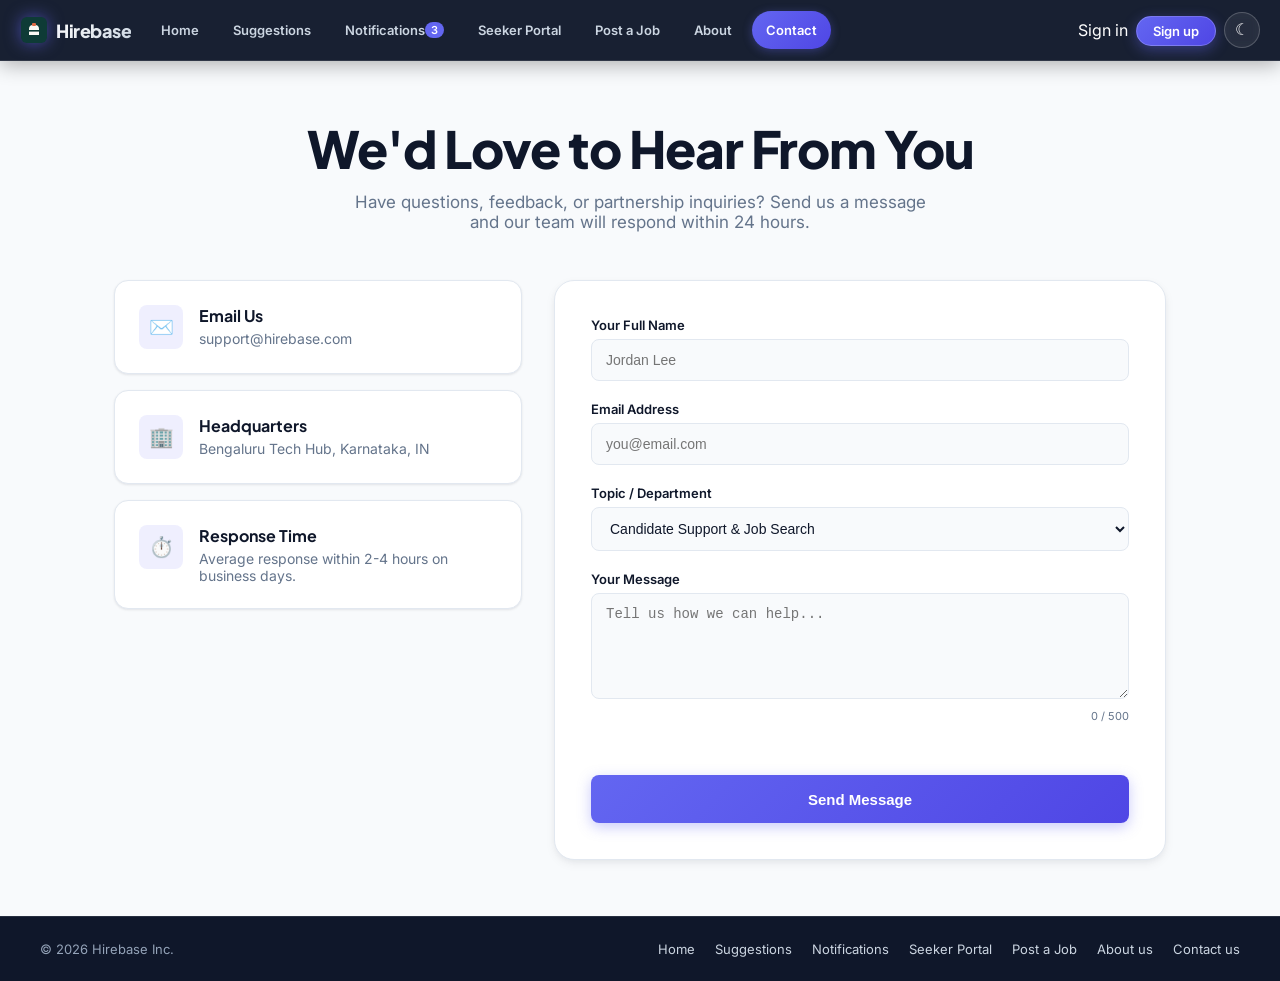
<file: Hirebase_Integrated_Project_v3/contact.html>
<!DOCTYPE html>
<html lang="en">
<head>
  <meta charset="UTF-8" />
  <meta name="viewport" content="width=device-width, initial-scale=1.0" />
  <title>Contact us - Hirebase</title>
  <meta name="description" content="Get in touch with the Hirebase support and partnership team." />
  <link rel="icon" type="image/svg+xml" href="images/logo.svg" />
  <script>
    (function () {
      try {
        var t = localStorage.getItem("hb_theme");
        if (t === "dark") document.documentElement.setAttribute("data-theme", "dark");
        var loggedIn = localStorage.getItem("hb_logged_in") === "true";
        document.documentElement.setAttribute("data-user-logged-in", loggedIn ? "true" : "false");
      } catch (e) {}
    })();
  </script>
  <link rel="stylesheet" href="css/theme.css" />
  <link rel="stylesheet" href="css/enhance.css" />
  <link rel="stylesheet" href="css/contact.css" />
</head>
<body>

  <!-- Navigation Header (Touch-Scrollable Navbar) -->
  <header class="header-bar">
    <nav class="navbar">
      <a href="Index.html" class="brand">
        <img src="images/logo.svg" alt="Hirebase logo" class="brand-logo" />
        <span>Hirebase</span>
      </a>

      <ul class="nav-links">
        <li><a href="Index.html">Home</a></li>
        <li><a href="suggestions.html">Suggestions</a></li>
        <li><a href="notifications.html">Notifications <span class="nav-notif-badge" style="background: var(--color-accent); color: #fff; border-radius: 10px; padding: 1px 6px; font-size: 11px;">3</span></a></li>
        <li><a href="apply-job.html">Seeker Portal</a></li>
        <li><a href="post-job.html">Post a Job</a></li>
        <li><a href="about.html">About</a></li>
        <li><a href="contact.html" class="active-link">Contact</a></li>
      </ul>

      <div class="nav-controls">
        <ul class="auth-links">
          <li class="auth-guest"><a href="signin.html">Sign in</a></li>
          <li class="auth-guest"><a href="signup.html" class="btn-signup">Sign up</a></li>
          <li class="auth-user"><a href="apply-job.html" class="profile-link"><span class="profile-avatar">JL</span><span>Jordan Lee</span><span class="online-dot"></span></a></li>
          <li class="auth-user"><a href="Index.html?logout=success" class="logout-link">Logout</a></li>
        </ul>
        <button id="theme-toggle" class="theme-toggle-btn" type="button" aria-label="Toggle dark mode">☾</button>
      </div>
    </nav>
  </header>

  <main class="contact-main">
    <section class="contact-intro">
      <h1>We'd Love to Hear From You</h1>
      <p>Have questions, feedback, or partnership inquiries? Send us a message and our team will respond within 24 hours.</p>
    </section>

    <div class="contact-grid-wrap">
      <!-- Info Cards Sidebar -->
      <div class="contact-info-cards">
        <div class="info-card">
          <div class="info-icon">✉️</div>
          <div class="info-text">
            <h3>Email Us</h3>
            <p>support@hirebase.com</p>
          </div>
        </div>

        <div class="info-card">
          <div class="info-icon">🏢</div>
          <div class="info-text">
            <h3>Headquarters</h3>
            <p>Bengaluru Tech Hub, Karnataka, IN</p>
          </div>
        </div>

        <div class="info-card">
          <div class="info-icon">⏱️</div>
          <div class="info-text">
            <h3>Response Time</h3>
            <p>Average response within 2-4 hours on business days.</p>
          </div>
        </div>
      </div>

      <!-- Contact Form Card -->
      <section class="contact-card">
        <form id="contact-form" novalidate>
          <div class="field">
            <label for="contact-name">Your Full Name</label>
            <input type="text" id="contact-name" name="name" placeholder="Jordan Lee" required />
          </div>

          <div class="field">
            <label for="contact-email">Email Address</label>
            <input type="email" id="contact-email" name="email" placeholder="you@email.com" required />
          </div>

          <div class="field">
            <label for="contact-dept">Topic / Department</label>
            <select id="contact-dept">
              <option value="candidate">Candidate Support &amp; Job Search</option>
              <option value="employer">Employer Hiring &amp; Postings</option>
              <option value="bug">Report a Bug / Platform Feedback</option>
              <option value="partnership">Partnership &amp; Media</option>
            </select>
          </div>

          <div class="field">
            <label for="contact-message">Your Message</label>
            <textarea id="contact-message" name="message" rows="5" placeholder="Tell us how we can help..." required></textarea>
          </div>

          <p id="contact-status" class="form-message" role="alert"></p>

          <button type="submit">Send Message</button>
        </form>
      </section>
    </div>
  </main>

  <footer>
    <p>&copy; 2026 Hirebase Inc.</p>
    <nav class="footer-links" aria-label="Footer Navigation">
      <a href="Index.html">Home</a>
      <a href="suggestions.html">Suggestions</a>
      <a href="notifications.html">Notifications</a>
      <a href="apply-job.html">Seeker Portal</a>
      <a href="post-job.html">Post a Job</a>
      <a href="about.html">About us</a>
      <a href="contact.html">Contact us</a>
    </nav>
  </footer>

  <script src="js/store.js"></script>
  <script src="js/theme.js"></script>
  <script src="js/enhance.js"></script>
  <script src="js/contact.js"></script>
</body>
</html>
</file>
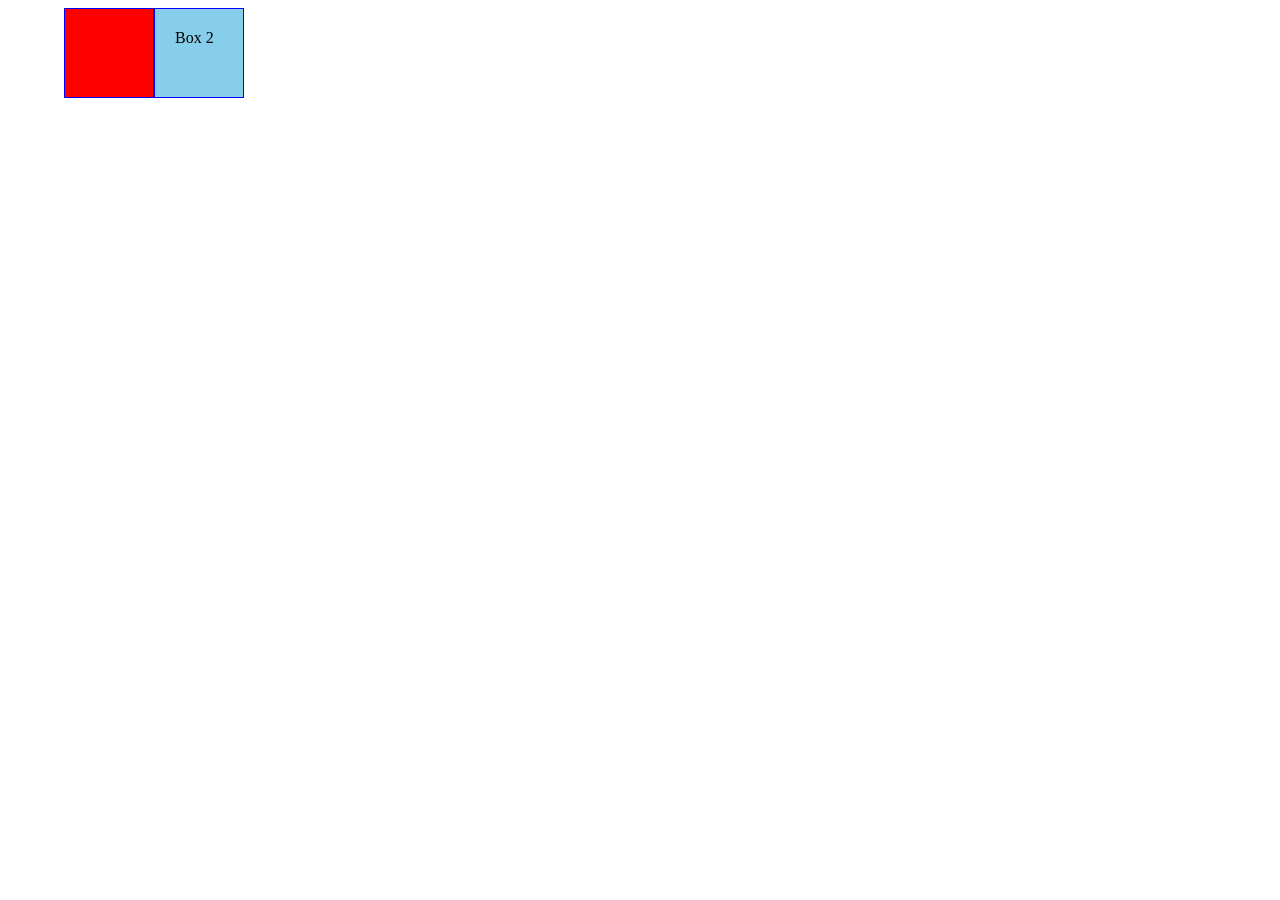
<file: Hirebase_Integrated_Project_v3/flex.html>
<!DOCTYPE html>
<html lang="en">
<head>
    <meta charset="UTF-8">
    <meta name="viewport" content="width=device-width, initial-scale=1.0">
    <title>Flexbox Mobile First Demo</title>
    <link rel="stylesheet" href="flex.css">
    <style>
    .square {
        width: 20px;
        height: 20px;
        background: red;
        position: relative;
        animation: mymoves 5s infinite;
    }

    @keyframes mymoves {
        0% {
            left: 0px;
            top: 0px;
        }

        25% {
            left: 300px;
            top: 0px;
        }

        50% {
            left: 300px;
            top: 200px;
        }

        75% {
            left: 0px;
            top: 200px;
        }

        100% {
            left: 0px;
            top: 0px;
        }
    }
    </style>
</head>
<body>
    <div class="container">
        <div class="box square"></div>
        <div class="box">Box 2</div>
    </div>
</body>
</html>
</file>
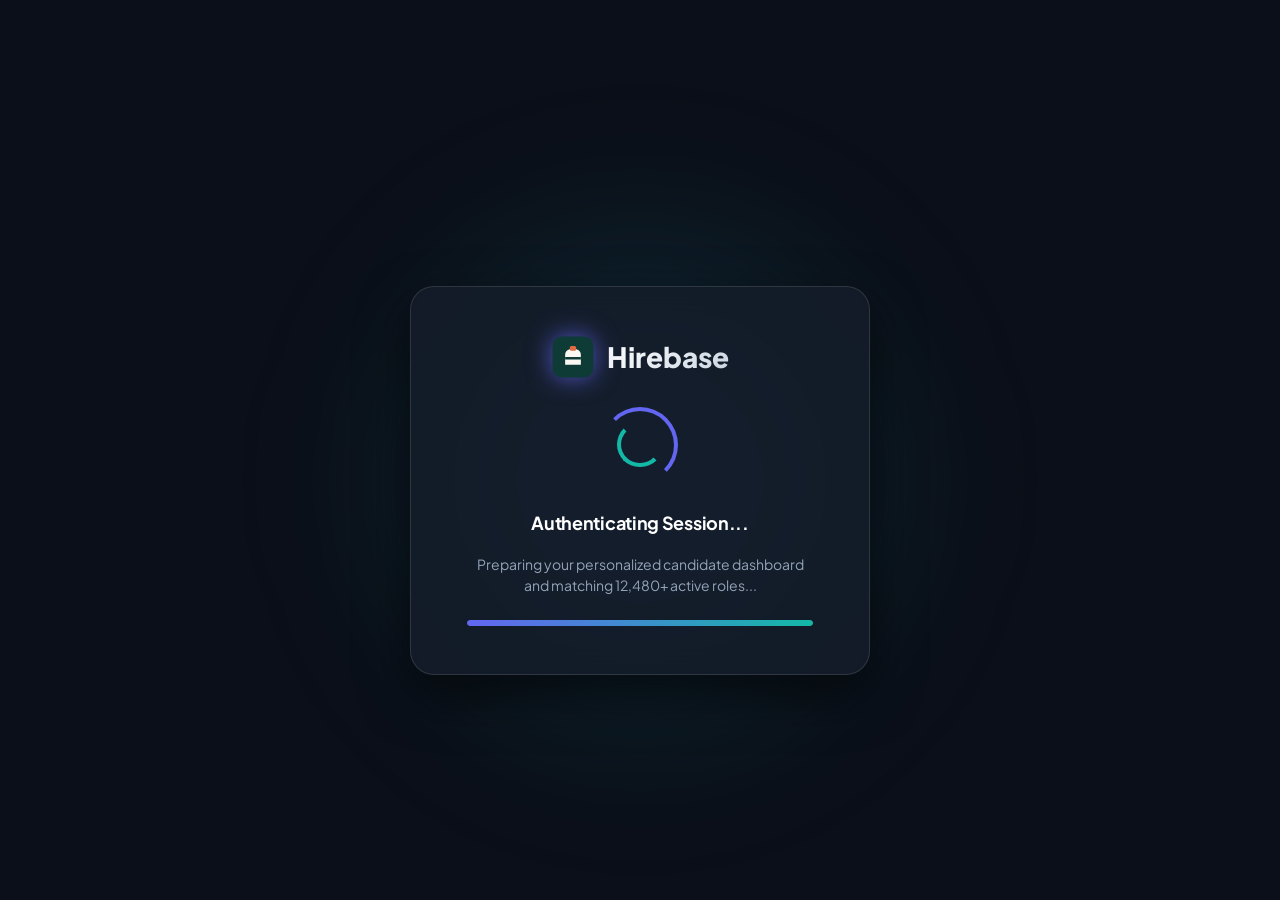
<file: Hirebase_Integrated_Project_v3/loading.html>
<!DOCTYPE html>
<html lang="en">
<head>
  <meta charset="UTF-8">
  <meta name="viewport" content="width=device-width, initial-scale=1.0" />
  <title>Authenticating... - Hirebase Portal</title>
  <link rel="icon" type="image/svg+xml" href="images/logo.svg" />
  <link rel="stylesheet" href="css/theme.css" />
  <style>
    * {
      margin: 0;
      padding: 0;
      box-sizing: border-box;
    }

    body {
      font-family: 'Plus Jakarta Sans', -apple-system, sans-serif;
      background: #0B0F19;
      color: #F1F5F9;
      height: 100vh;
      display: flex;
      flex-direction: column;
      align-items: center;
      justify-content: center;
      overflow: hidden;
      position: relative;
    }

    /* Ambient Background Glow */
    body::before {
      content: '';
      position: absolute;
      width: 600px;
      height: 600px;
      background: radial-gradient(circle, rgba(99, 102, 241, 0.28) 0%, rgba(13, 148, 136, 0.15) 45%, transparent 70%);
      border-radius: 50%;
      filter: blur(70px);
      animation: pulse-glow 3s ease-in-out infinite alternate;
    }

    @keyframes pulse-glow {
      0% { transform: scale(0.8); opacity: 0.7; }
      100% { transform: scale(1.25); opacity: 1; }
    }

    .loader-card {
      position: relative;
      z-index: 10;
      background: rgba(21, 29, 42, 0.85);
      border: 1px solid rgba(255, 255, 255, 0.12);
      backdrop-filter: blur(16px);
      border-radius: 24px;
      padding: 48px 56px;
      text-align: center;
      box-shadow: 0 20px 50px rgba(0, 0, 0, 0.6);
      display: flex;
      flex-direction: column;
      align-items: center;
      gap: 20px;
      max-width: 460px;
      width: 90%;
    }

    .brand-wrap {
      display: flex;
      align-items: center;
      gap: 12px;
    }

    .brand-wrap img {
      width: 44px;
      height: 44px;
      filter: drop-shadow(0 0 12px rgba(99, 102, 241, 0.8));
    }

    .brand-wrap span {
      font-size: 28px;
      font-weight: 800;
      background: linear-gradient(135deg, #FFFFFF 0%, #CBD5E1 100%);
      -webkit-background-clip: text;
      -webkit-text-fill-color: transparent;
    }

    /* Dual Ring Spinner */
    .spinner-wrap {
      position: relative;
      width: 76px;
      height: 76px;
      display: flex;
      align-items: center;
      justify-content: center;
      margin: 8px 0;
    }

    .spinner-ring {
      position: absolute;
      width: 100%;
      height: 100%;
      border: 4px solid transparent;
      border-top-color: #6366F1;
      border-right-color: #6366F1;
      border-radius: 50%;
      animation: spin 1s cubic-bezier(0.68, -0.55, 0.265, 1.55) infinite;
    }

    .spinner-ring-inner {
      position: absolute;
      width: 60%;
      height: 60%;
      border: 4px solid transparent;
      border-bottom-color: #14B8A6;
      border-left-color: #14B8A6;
      border-radius: 50%;
      animation: spin-reverse 0.8s linear infinite;
    }

    @keyframes spin {
      to { transform: rotate(360deg); }
    }

    @keyframes spin-reverse {
      to { transform: rotate(-360deg); }
    }

    .load-title {
      font-size: 18px;
      font-weight: 700;
      color: #FFFFFF;
      letter-spacing: -0.3px;
    }

    .load-sub {
      font-size: 14px;
      color: #94A3B8;
      line-height: 1.5;
    }

    /* Animated Loading Progress Bar */
    .progress-bar-wrap {
      width: 100%;
      height: 6px;
      background: rgba(255, 255, 255, 0.08);
      border-radius: 999px;
      overflow: hidden;
      margin-top: 4px;
    }

    .progress-bar-fill {
      height: 100%;
      width: 0%;
      background: linear-gradient(90deg, #6366F1 0%, #14B8A6 100%);
      border-radius: 999px;
      animation: load-progress 2.4s cubic-bezier(0.4, 0, 0.2, 1) forwards;
    }

    @keyframes load-progress {
      0% { width: 0%; }
      50% { width: 65%; }
      100% { width: 100%; }
    }
  </style>
</head>
<body>
  <div class="loader-card">
    <div class="brand-wrap">
      <img src="images/logo.svg" alt="Hirebase logo" />
      <span>Hirebase</span>
    </div>

    <div class="spinner-wrap">
      <div class="spinner-ring"></div>
      <div class="spinner-ring-inner"></div>
    </div>

    <div class="load-title" id="auth-status-title">Authenticating Session...</div>
    <div class="load-sub" id="auth-status-sub">Preparing your personalized candidate dashboard and matching 12,480+ active roles...</div>

    <div class="progress-bar-wrap">
      <div class="progress-bar-fill"></div>
    </div>
  </div>

  <script src="js/store.js"></script>
  <script>
    (function () {
      try {
        var params = new URLSearchParams(window.location.search);
        var type = params.get("type");
        var titleEl = document.getElementById("auth-status-title");
        var subEl = document.getElementById("auth-status-sub");

        var user = window.HirebaseStore ? window.HirebaseStore.getCurrentUser() : null;
        var destination = "Index.html?login=success";

        if (user) {
          var isProvider = user.role === "provider";
          destination = isProvider ? "post-job.html?login=success" : "Index.html?login=success";

          if (type === "signup") {
            titleEl.textContent = "Welcome to Hirebase, " + user.name + "!";
            subEl.textContent = isProvider
              ? "Account created. Setting up your Employer Portal for " + (user.company || "your organization") + "..."
              : "Account created. Setting up your Candidate Profile and job matches...";
          } else {
            titleEl.textContent = "Welcome Back, " + user.name + "!";
            subEl.textContent = isProvider
              ? "Authenticating credentials and launching your Employer Portal..."
              : "Authenticating credentials and launching your Job Search Portal...";
          }
        } else {
          destination = "Index.html?login=success";
        }

        setTimeout(function () {
          window.location.href = destination;
        }, 1800);
      } catch (e) {
        setTimeout(function () {
          window.location.href = "Index.html?login=success";
        }, 1800);
      }
    })();
  </script>
</body>
</html>
</file>
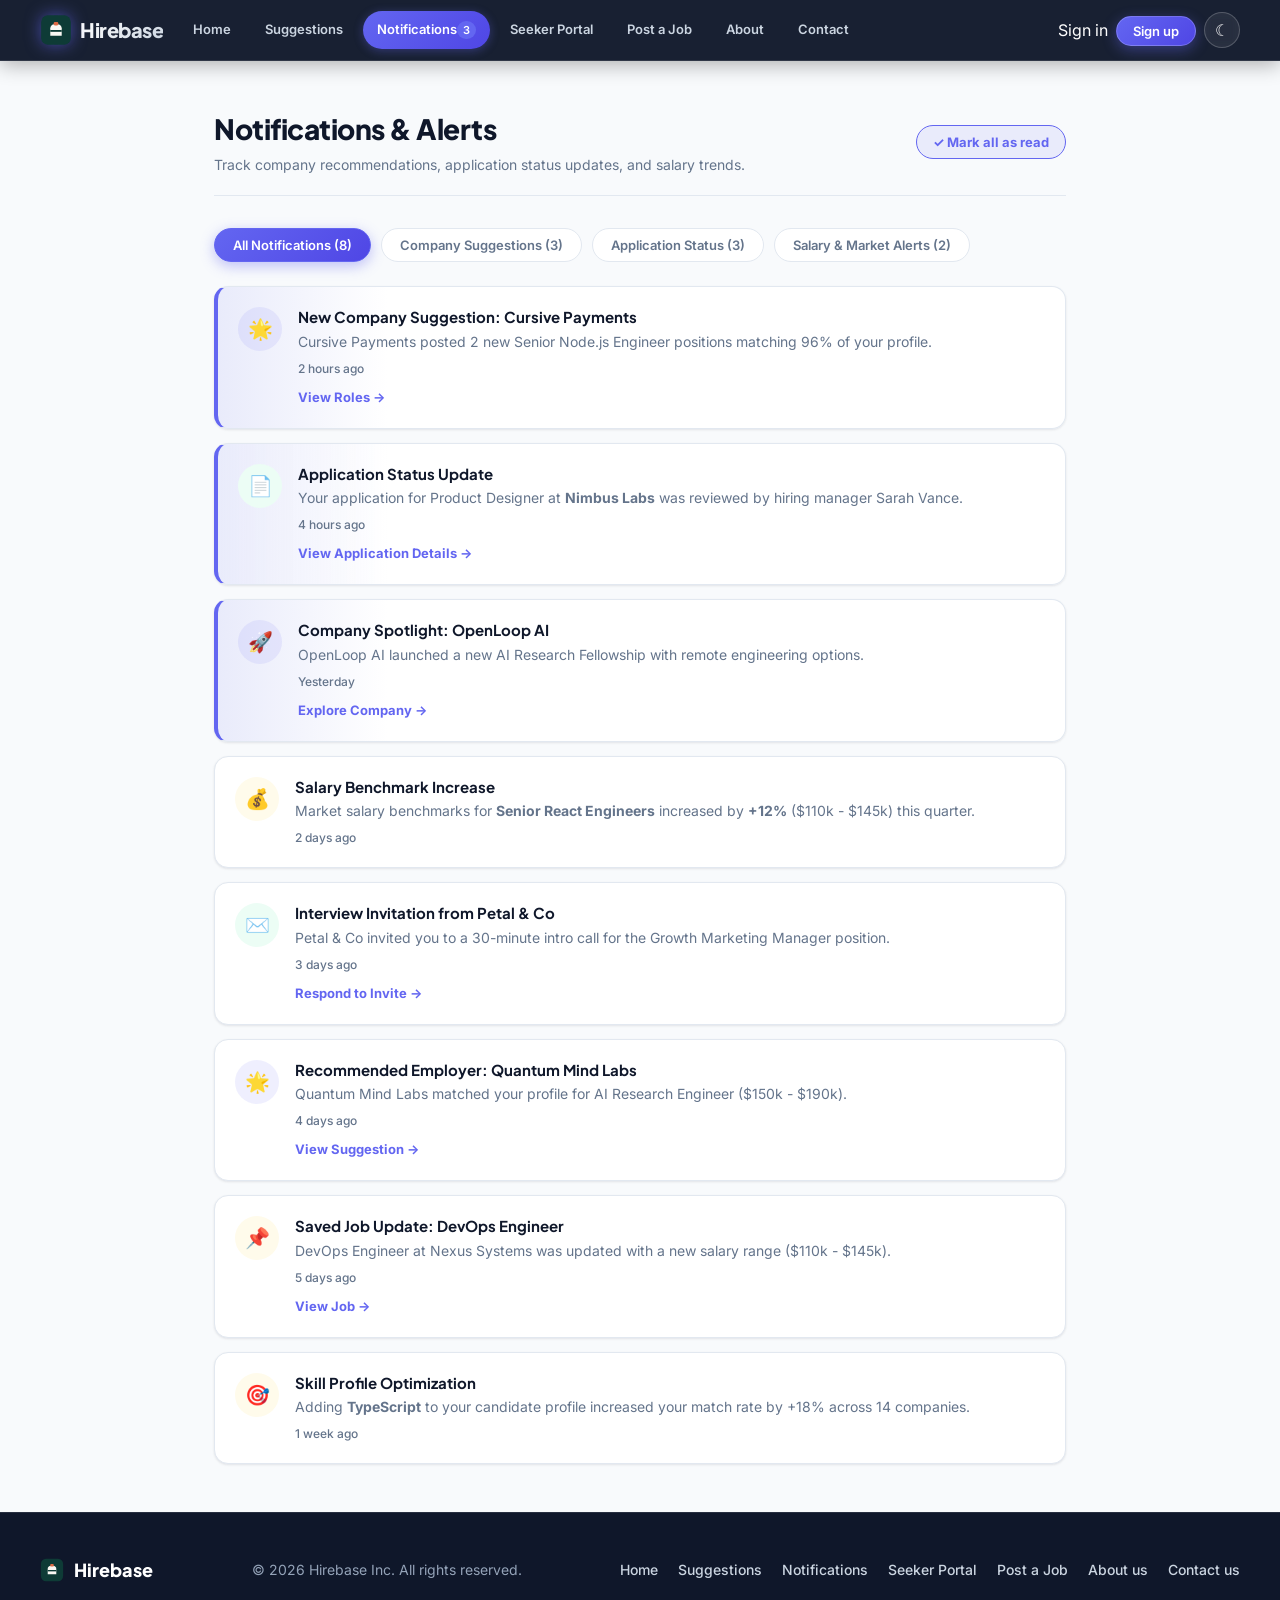
<file: Hirebase_Integrated_Project_v3/notifications.html>
<!DOCTYPE html>
<html lang="en">
<head>
  <meta charset="UTF-8" />
  <meta name="viewport" content="width=device-width, initial-scale=1.0" />
  <title>Notifications &amp; Alerts - Hirebase</title>
  <meta name="description" content="View your latest company suggestions, application status updates, and salary alerts on Hirebase." />
  <link rel="icon" type="image/svg+xml" href="images/logo.svg" />
  <script>
    (function () {
      try {
        var t = localStorage.getItem("hb_theme");
        if (t === "dark") document.documentElement.setAttribute("data-theme", "dark");
        var loggedIn = localStorage.getItem("hb_logged_in") === "true";
        document.documentElement.setAttribute("data-user-logged-in", loggedIn ? "true" : "false");
      } catch (e) {}
    })();
  </script>
  <link rel="stylesheet" href="css/theme.css" />
  <link rel="stylesheet" href="css/enhance.css" />
  <link rel="stylesheet" href="css/Index.css" />
  <style>
    .notif-main {
      max-width: 900px;
      margin: 0 auto;
      padding: 48px 24px;
    }

    .notif-hero {
      display: flex;
      align-items: center;
      justify-content: space-between;
      flex-wrap: wrap;
      gap: 16px;
      margin-bottom: 32px;
      padding-bottom: 20px;
      border-bottom: 1px solid var(--color-border);
    }

    .notif-hero h1 {
      font-family: var(--font-heading);
      font-size: 28px;
      font-weight: 800;
      letter-spacing: -0.5px;
    }

    .btn-mark-read {
      background: var(--color-accent-soft);
      color: var(--color-accent);
      border: 1px solid var(--color-accent);
      padding: 8px 16px;
      border-radius: var(--radius-full);
      font-size: 13px;
      font-weight: 700;
      cursor: pointer;
      transition: all var(--transition-fast);
    }

    .btn-mark-read:hover {
      background: var(--color-accent);
      color: #FFFFFF;
    }

    /* Filter Tabs */
    .notif-tabs {
      display: flex;
      gap: 10px;
      margin-bottom: 24px;
      flex-wrap: wrap;
    }

    .notif-tab {
      background-color: var(--color-card) !important;
      border: 1px solid var(--color-border) !important;
      color: var(--color-text-muted) !important;
      padding: 8px 18px !important;
      border-radius: var(--radius-full) !important;
      font-size: 13px !important;
      font-weight: 600 !important;
      cursor: pointer !important;
      transition: all var(--transition-fast) !important;
    }

    .notif-tab:hover {
      color: var(--color-text) !important;
      background-color: var(--color-accent-soft) !important;
    }

    .notif-tab.active {
      background: linear-gradient(135deg, #6366F1 0%, #4F46E5 100%) !important;
      border-color: #6366F1 !important;
      color: #FFFFFF !important;
      box-shadow: 0 4px 14px rgba(99, 102, 241, 0.4) !important;
    }

    /* Dark Mode Direct Overrides for Notifications Page */
    [data-theme="dark"] .notif-tab {
      background-color: #151D2A !important;
      border-color: #2A364F !important;
      color: #94A3B8 !important;
    }

    [data-theme="dark"] .notif-tab:hover {
      color: #FFFFFF !important;
      background-color: rgba(129, 140, 248, 0.18) !important;
      border-color: #3B4C6B !important;
    }

    [data-theme="dark"] .notif-tab.active {
      background: linear-gradient(135deg, #6366F1 0%, #4F46E5 100%) !important;
      border-color: #6366F1 !important;
      color: #FFFFFF !important;
      box-shadow: 0 4px 16px rgba(99, 102, 241, 0.45) !important;
    }

    /* Notifications Feed */
    .notif-feed {
      display: flex;
      flex-direction: column;
      gap: 14px;
    }

    .notif-card {
      background: var(--color-card);
      border: 1px solid var(--color-border);
      border-radius: var(--radius-md);
      padding: 20px;
      display: flex;
      align-items: flex-start;
      gap: 16px;
      box-shadow: var(--shadow-sm);
      transition: all var(--transition-normal);
      position: relative;
    }

    .notif-card.unread {
      border-left: 4px solid var(--color-accent);
      background: linear-gradient(90deg, var(--color-accent-soft) 0%, var(--color-card) 20%);
    }

    [data-theme="dark"] .notif-card {
      background-color: #151D2A !important;
      border-color: #2A364F !important;
      color: #F1F5F9 !important;
    }

    [data-theme="dark"] .notif-card.unread {
      border-left: 4px solid #818CF8 !important;
      background: linear-gradient(90deg, rgba(129, 140, 248, 0.18) 0%, #151D2A 30%) !important;
    }

    .notif-card:hover {
      transform: translateY(-2px);
      box-shadow: var(--shadow-md);
    }

    .notif-icon {
      width: 44px;
      height: 44px;
      border-radius: 50%;
      display: flex;
      align-items: center;
      justify-content: center;
      font-size: 20px;
      flex-shrink: 0;
    }

    .icon-suggestion { background: var(--color-accent-soft); color: var(--color-accent); }
    .icon-application { background: var(--color-success-bg); color: var(--color-success); }
    .icon-alert { background: var(--color-warning-bg); color: var(--color-warning); }

    .notif-content {
      flex: 1;
    }

    .notif-title {
      font-family: var(--font-heading);
      font-size: 15px;
      font-weight: 700;
      color: var(--color-text);
      line-height: 1.3;
    }

    .notif-body {
      font-size: 14px;
      color: var(--color-text-muted);
      margin-top: 4px;
      line-height: 1.5;
    }

    .notif-time {
      font-size: 12px;
      color: var(--color-text-muted);
      font-weight: 500;
      margin-top: 8px;
    }

    .notif-action-btn {
      margin-top: 10px;
      display: inline-flex;
      align-items: center;
      gap: 6px;
      font-size: 13px;
      font-weight: 700;
      color: var(--color-accent);
    }

    .notif-action-btn:hover {
      text-decoration: underline;
    }
  </style>
</head>
<body>

  <!-- Navigation Header (Touch-Scrollable Navbar) -->
  <header class="header-bar">
    <nav class="navbar">
      <a href="Index.html" class="brand">
        <img src="images/logo.svg" alt="Hirebase logo" class="brand-logo" />
        <span>Hirebase</span>
      </a>

      <ul class="nav-links">
        <li><a href="Index.html">Home</a></li>
        <li><a href="suggestions.html">Suggestions</a></li>
        <li><a href="notifications.html" class="active-link">Notifications <span class="nav-notif-badge" style="background: var(--color-accent); color: #fff; border-radius: 10px; padding: 1px 6px; font-size: 11px;">3</span></a></li>
        <li><a href="apply-job.html">Seeker Portal</a></li>
        <li><a href="post-job.html">Post a Job</a></li>
        <li><a href="about.html">About</a></li>
        <li><a href="contact.html">Contact</a></li>
      </ul>

      <div class="nav-controls">
        <ul class="auth-links">
          <li class="auth-guest"><a href="signin.html">Sign in</a></li>
          <li class="auth-guest"><a href="signup.html" class="btn-signup">Sign up</a></li>
          <li class="auth-user"><a href="apply-job.html" class="profile-link"><span class="profile-avatar">JL</span><span>Jordan Lee</span><span class="online-dot"></span></a></li>
          <li class="auth-user"><a href="Index.html?logout=success" class="logout-link">Logout</a></li>
        </ul>
        <button id="theme-toggle" class="theme-toggle-btn" type="button" aria-label="Toggle dark mode">☾</button>
      </div>
    </nav>
  </header>

  <main class="notif-main">
    <div class="notif-hero">
      <div>
        <h1>Notifications &amp; Alerts</h1>
        <p style="color: var(--color-text-muted); font-size: 14px; margin-top: 4px;">Track company recommendations, application status updates, and salary trends.</p>
      </div>
      <button class="btn-mark-read" onclick="markAllRead()">✓ Mark all as read</button>
    </div>

    <!-- Filter Tabs -->
    <div class="notif-tabs">
      <button class="notif-tab active" onclick="filterNotifs('all')">All Notifications (8)</button>
      <button class="notif-tab" onclick="filterNotifs('suggestion')">Company Suggestions (3)</button>
      <button class="notif-tab" onclick="filterNotifs('application')">Application Status (3)</button>
      <button class="notif-tab" onclick="filterNotifs('alert')">Salary &amp; Market Alerts (2)</button>
    </div>

    <!-- Notifications List -->
    <div class="notif-feed" id="notif-feed">

      <!-- 1. Company Suggestion -->
      <article class="notif-card unread" data-nid="n1" data-type="suggestion">
        <div class="notif-icon icon-suggestion">🌟</div>
        <div class="notif-content">
          <div class="notif-title">New Company Suggestion: Cursive Payments</div>
          <div class="notif-body">Cursive Payments posted 2 new Senior Node.js Engineer positions matching 96% of your profile.</div>
          <div class="notif-time">2 hours ago</div>
          <a href="Index.html?q=Cursive" class="notif-action-btn">View Roles &rarr;</a>
        </div>
      </article>

      <!-- 2. Application Status -->
      <article class="notif-card unread" data-nid="n2" data-type="application">
        <div class="notif-icon icon-application">📄</div>
        <div class="notif-content">
          <div class="notif-title">Application Status Update</div>
          <div class="notif-body">Your application for Product Designer at <strong>Nimbus Labs</strong> was reviewed by hiring manager Sarah Vance.</div>
          <div class="notif-time">4 hours ago</div>
          <a href="apply-job.html" class="notif-action-btn">View Application Details &rarr;</a>
        </div>
      </article>

      <!-- 3. Company Alert -->
      <article class="notif-card unread" data-nid="n3" data-type="suggestion">
        <div class="notif-icon icon-suggestion">🚀</div>
        <div class="notif-content">
          <div class="notif-title">Company Spotlight: OpenLoop AI</div>
          <div class="notif-body">OpenLoop AI launched a new AI Research Fellowship with remote engineering options.</div>
          <div class="notif-time">Yesterday</div>
          <a href="suggestions.html" class="notif-action-btn">Explore Company &rarr;</a>
        </div>
      </article>

      <!-- 4. Salary Trend Alert -->
      <article class="notif-card" data-nid="n4" data-type="alert">
        <div class="notif-icon icon-alert">💰</div>
        <div class="notif-content">
          <div class="notif-title">Salary Benchmark Increase</div>
          <div class="notif-body">Market salary benchmarks for <strong>Senior React Engineers</strong> increased by <strong>+12%</strong> ($110k - $145k) this quarter.</div>
          <div class="notif-time">2 days ago</div>
        </div>
      </article>

      <!-- 5. Interview Invite -->
      <article class="notif-card" data-nid="n5" data-type="application">
        <div class="notif-icon icon-application">✉️</div>
        <div class="notif-content">
          <div class="notif-title">Interview Invitation from Petal &amp; Co</div>
          <div class="notif-body">Petal &amp; Co invited you to a 30-minute intro call for the Growth Marketing Manager position.</div>
          <div class="notif-time">3 days ago</div>
          <a href="apply-job.html" class="notif-action-btn">Respond to Invite &rarr;</a>
        </div>
      </article>

      <!-- 6. Company Suggestion -->
      <article class="notif-card" data-nid="n6" data-type="suggestion">
        <div class="notif-icon icon-suggestion">🌟</div>
        <div class="notif-content">
          <div class="notif-title">Recommended Employer: Quantum Mind Labs</div>
          <div class="notif-body">Quantum Mind Labs matched your profile for AI Research Engineer ($150k - $190k).</div>
          <div class="notif-time">4 days ago</div>
          <a href="suggestions.html" class="notif-action-btn">View Suggestion &rarr;</a>
        </div>
      </article>

      <!-- 7. Saved Job Update -->
      <article class="notif-card" data-nid="n7" data-type="application">
        <div class="notif-icon icon-alert">📌</div>
        <div class="notif-content">
          <div class="notif-title">Saved Job Update: DevOps Engineer</div>
          <div class="notif-body">DevOps Engineer at Nexus Systems was updated with a new salary range ($110k - $145k).</div>
          <div class="notif-time">5 days ago</div>
          <a href="Index.html?q=DevOps" class="notif-action-btn">View Job &rarr;</a>
        </div>
      </article>

      <!-- 8. Skill Recommendation -->
      <article class="notif-card" data-nid="n8" data-type="alert">
        <div class="notif-icon icon-alert">🎯</div>
        <div class="notif-content">
          <div class="notif-title">Skill Profile Optimization</div>
          <div class="notif-body">Adding <strong>TypeScript</strong> to your candidate profile increased your match rate by +18% across 14 companies.</div>
          <div class="notif-time">1 week ago</div>
        </div>
      </article>

    </div>
  </main>

  <footer>
    <div class="footer-brand">
      <img src="images/logo.svg" alt="Hirebase" width="24" height="24" />
      <span>Hirebase</span>
    </div>
    <p>&copy; 2026 Hirebase Inc. All rights reserved.</p>
    <nav class="footer-links" aria-label="Footer Navigation">
      <a href="Index.html">Home</a>
      <a href="suggestions.html">Suggestions</a>
      <a href="notifications.html">Notifications</a>
      <a href="apply-job.html">Seeker Portal</a>
      <a href="post-job.html">Post a Job</a>
      <a href="about.html">About us</a>
      <a href="contact.html">Contact us</a>
    </nav>
  </footer>

  <script src="js/store.js"></script>
  <script src="js/theme.js"></script>
  <script src="js/enhance.js"></script>
  <script>
    document.addEventListener("DOMContentLoaded", function () {
      const feed = document.getElementById("notif-feed");
      const user = window.HirebaseStore ? window.HirebaseStore.getCurrentUser() : null;

      if (user && user.role === "seeker" && feed) {
        const apps = window.HirebaseStore.getApplicationsByCandidate(user.id);
        if (apps.length > 0) {
          // Prepend candidate's actual applications to the feed
          const appCardsHtml = apps.map(app => `
            <article class="notif-card unread" data-nid="app-${app.id}" data-type="application">
              <div class="notif-icon icon-application">📄</div>
              <div class="notif-content">
                <div class="notif-title">Application Status Update: ${app.jobTitle}</div>
                <div class="notif-body">Your application to <strong>${app.company}</strong> is currently <strong>${app.status}</strong>.</div>
                <div class="notif-time">Submitted ${new Date(app.appliedAt).toLocaleDateString()}</div>
                <a href="apply-job.html" class="notif-action-btn">View Live Status &rarr;</a>
              </div>
            </article>
          `).join("");

          feed.insertAdjacentHTML("afterbegin", appCardsHtml);
        }
      }

      updateTabCounts();
    });

    function updateTabCounts() {
      const all = document.querySelectorAll(".notif-card").length;
      const sugg = document.querySelectorAll('.notif-card[data-type="suggestion"]').length;
      const app = document.querySelectorAll('.notif-card[data-type="application"]').length;
      const alertCnt = document.querySelectorAll('.notif-card[data-type="alert"]').length;

      const tabs = document.querySelectorAll(".notif-tab");
      if (tabs.length >= 4) {
        tabs[0].textContent = `All Notifications (${all})`;
        tabs[1].textContent = `Company Suggestions (${sugg})`;
        tabs[2].textContent = `Application Status (${app})`;
        tabs[3].textContent = `Salary & Market Alerts (${alertCnt})`;
      }
    }

    function filterNotifs(type) {
      document.querySelectorAll('.notif-tab').forEach(t => t.classList.remove('active'));
      event.target.classList.add('active');
      const cards = document.querySelectorAll('.notif-card');
      cards.forEach(card => {
        if (type === 'all' || card.getAttribute('data-type') === type) {
          card.style.display = 'flex';
        } else {
          card.style.display = 'none';
        }
      });
    }

    function markAllRead() {
      document.querySelectorAll('.notif-card').forEach(card => {
        card.classList.remove('unread');
      });
      const btn = document.querySelector(".btn-mark-read");
      if (btn) {
        btn.textContent = "✓ All marked as read";
        setTimeout(() => { btn.textContent = "✓ Mark all as read"; }, 2000);
      }
    }
  </script>
</body>
</html>
</file>
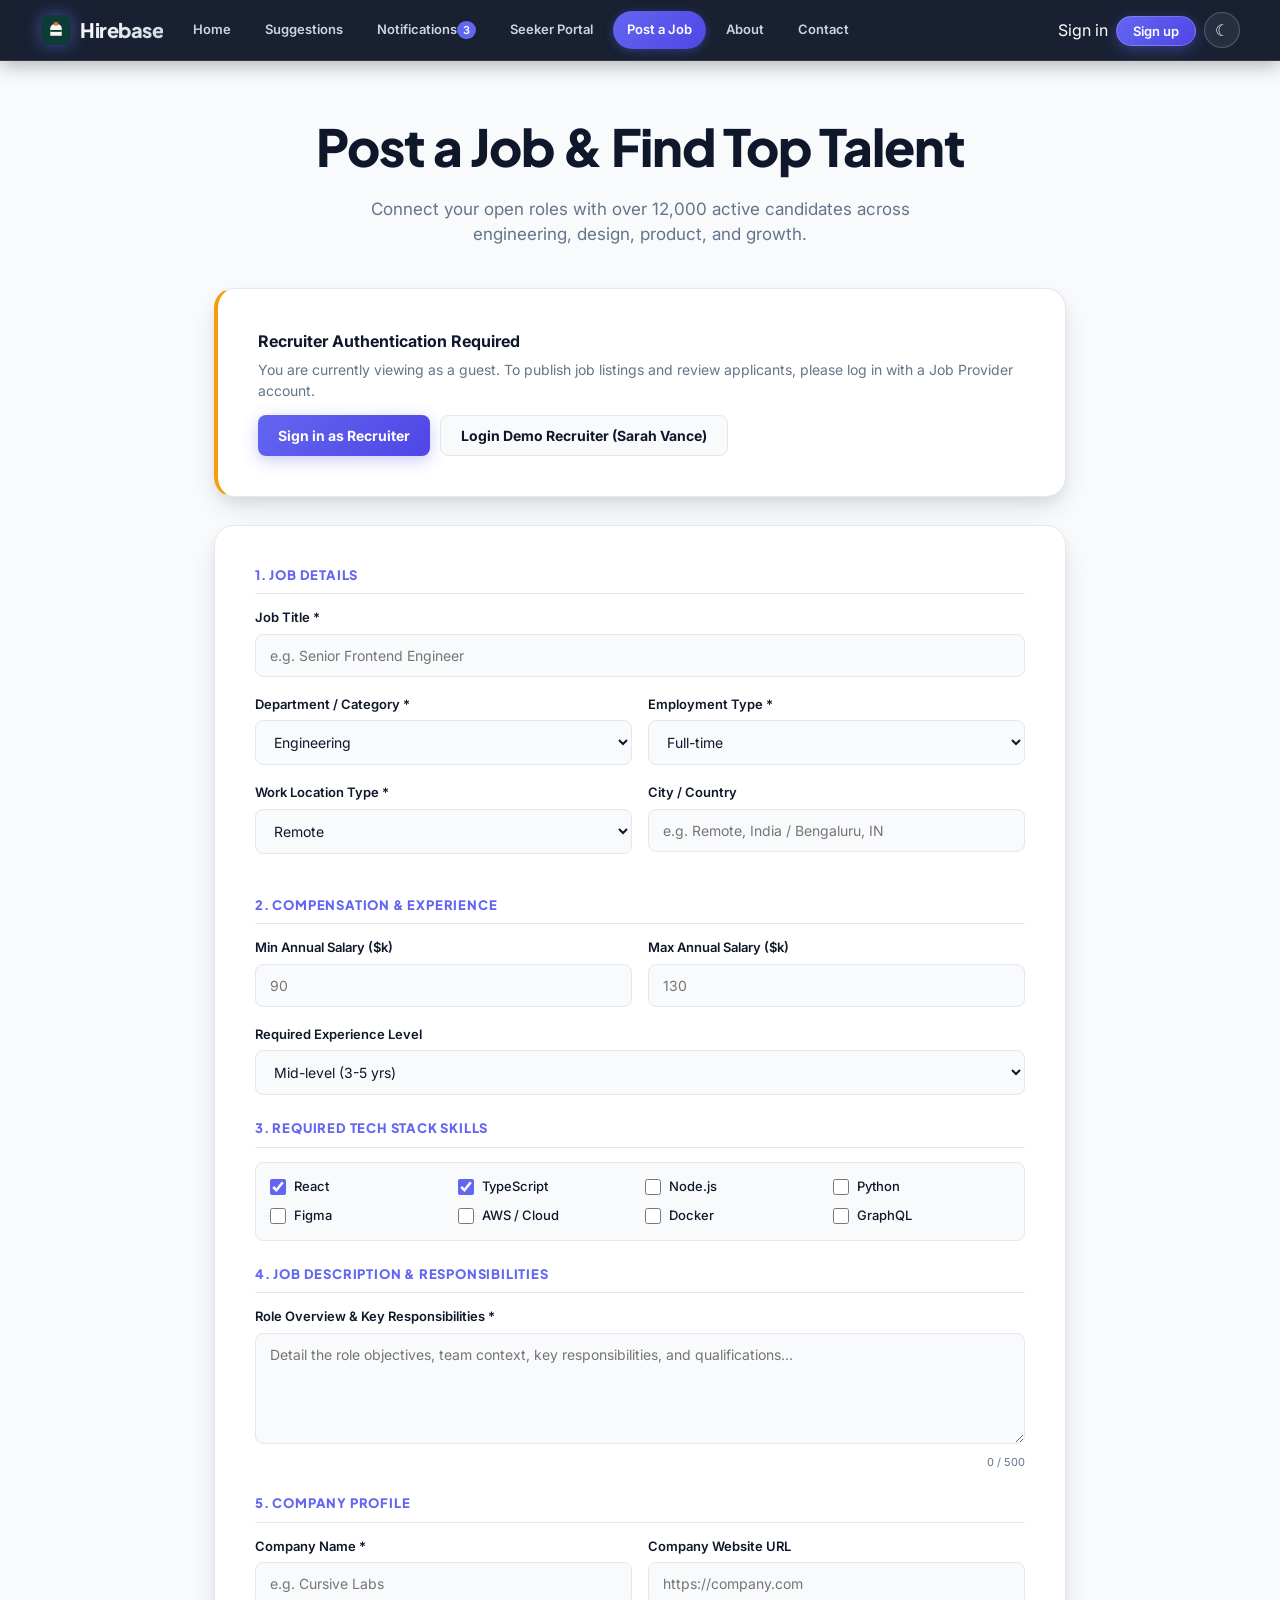
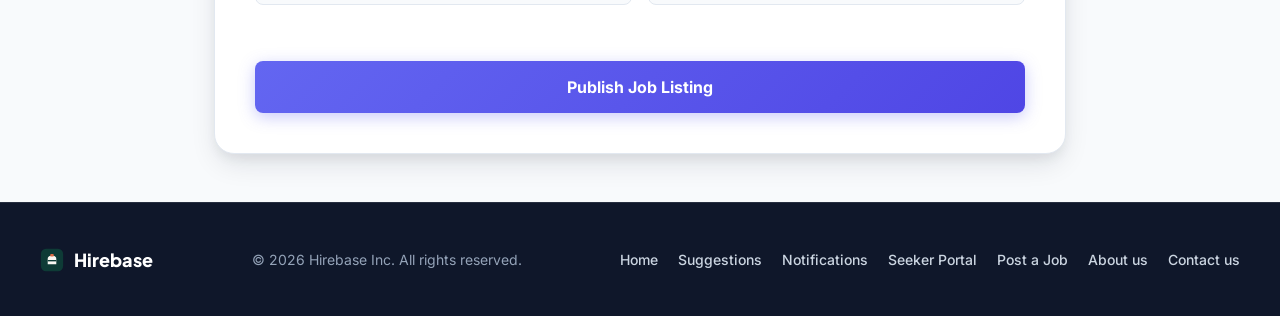
<file: Hirebase_Integrated_Project_v3/post-job.html>
<!DOCTYPE html>
<html lang="en">
<head>
  <meta charset="UTF-8" />
  <meta name="viewport" content="width=device-width, initial-scale=1.0" />
  <title>Post a Job - Hirebase Employer Portal</title>
  <meta name="description" content="Post tech, design, marketing, and engineering job listings to reach qualified candidates on Hirebase." />
  <link rel="icon" type="image/svg+xml" href="images/logo.svg" />
  <script>
    (function () {
      try {
        var t = localStorage.getItem("hb_theme");
        if (t === "dark") document.documentElement.setAttribute("data-theme", "dark");
        var loggedIn = localStorage.getItem("hb_logged_in") === "true";
        document.documentElement.setAttribute("data-user-logged-in", loggedIn ? "true" : "false");
      } catch (e) {}
    })();
  </script>
  <link rel="stylesheet" href="css/theme.css" />
  <link rel="stylesheet" href="css/enhance.css" />
  <link rel="stylesheet" href="css/Index.css" />
  <style>
    .post-main {
      max-width: 900px;
      margin: 0 auto;
      padding: 48px 24px;
    }

    .post-hero {
      text-align: center;
      margin-bottom: 40px;
    }

    .post-hero h1 {
      font-family: var(--font-heading);
      font-size: clamp(2rem, 4vw, 3.2rem);
      font-weight: 800;
      letter-spacing: -1px;
      margin-bottom: 12px;
    }

    .post-hero p {
      color: var(--color-text-muted);
      font-size: 17px;
      max-width: 600px;
      margin: 0 auto;
    }

    .post-card {
      background: var(--color-card);
      border: 1px solid var(--color-border);
      border-radius: var(--radius-lg);
      padding: 40px;
      box-shadow: var(--shadow-lg);
    }

    .section-title {
      font-family: var(--font-heading);
      font-size: 13px;
      font-weight: 800;
      text-transform: uppercase;
      letter-spacing: 0.8px;
      color: var(--color-accent);
      margin: 24px 0 14px;
      padding-bottom: 8px;
      border-bottom: 1px solid var(--color-border);
    }

    .section-title:first-of-type {
      margin-top: 0;
    }

    .form-grid-2 {
      display: grid;
      grid-template-columns: 1fr 1fr;
      gap: 16px;
    }

    .field {
      margin-bottom: 18px;
      display: flex;
      flex-direction: column;
      gap: 6px;
    }

    .field label {
      font-size: 13px;
      font-weight: 600;
      color: var(--color-text);
    }

    .field input, .field select, .field textarea {
      border: 1px solid var(--color-border);
      border-radius: var(--radius-sm);
      padding: 12px 14px;
      font-size: 14px;
      background-color: var(--color-bg);
      color: var(--color-text);
      outline: none;
      transition: all var(--transition-fast);
    }

    .field input:focus, .field select:focus, .field textarea:focus {
      border-color: var(--color-accent);
      box-shadow: 0 0 0 3px var(--color-accent-soft);
      background-color: var(--color-bg-alt);
    }

    .skills-grid {
      display: grid;
      grid-template-columns: repeat(4, 1fr);
      gap: 10px;
      background: var(--color-bg);
      padding: 14px;
      border: 1px solid var(--color-border);
      border-radius: var(--radius-sm);
      margin-bottom: 18px;
    }

    .checkbox-item {
      display: flex;
      align-items: center;
      gap: 8px;
      font-size: 13px;
      font-weight: 500;
      cursor: pointer;
    }

    .checkbox-item input {
      accent-color: var(--color-accent);
      width: 16px;
      height: 16px;
    }

    .post-btn {
      width: 100%;
      background: linear-gradient(135deg, var(--color-accent) 0%, #4F46E5 100%);
      color: #FFFFFF;
      border: none;
      padding: 16px;
      border-radius: var(--radius-sm);
      font-size: 16px;
      font-weight: 700;
      cursor: pointer;
      box-shadow: 0 4px 16px rgba(99, 102, 241, 0.35);
      transition: all var(--transition-normal);
      margin-top: 24px;
    }

    .post-btn:hover {
      transform: translateY(-2px);
      box-shadow: 0 6px 22px rgba(99, 102, 241, 0.45);
    }

    .status-msg {
      margin-top: 14px;
      font-size: 14px;
      font-weight: 600;
      text-align: center;
    }

    .status-msg.success {
      color: var(--color-success);
    }

    @media (max-width: 640px) {
      .form-grid-2 { grid-template-columns: 1fr; }
      .skills-grid { grid-template-columns: repeat(2, 1fr); }
      .post-card { padding: 24px 16px; }
    }
  </style>
</head>
<body>

  <!-- Navigation Header (Touch-Scrollable Navbar) -->
  <header class="header-bar">
    <nav class="navbar">
      <a href="Index.html" class="brand">
        <img src="images/logo.svg" alt="Hirebase logo" class="brand-logo" />
        <span>Hirebase</span>
      </a>

      <ul class="nav-links">
        <li><a href="Index.html">Home</a></li>
        <li><a href="suggestions.html">Suggestions</a></li>
        <li><a href="notifications.html">Notifications <span class="nav-notif-badge" style="background: var(--color-accent); color: #fff; border-radius: 10px; padding: 1px 6px; font-size: 11px;">3</span></a></li>
        <li><a href="apply-job.html">Seeker Portal</a></li>
        <li><a href="post-job.html" class="active-link">Post a Job</a></li>
        <li><a href="about.html">About</a></li>
        <li><a href="contact.html">Contact</a></li>
      </ul>

      <div class="nav-controls">
        <ul class="auth-links">
          <li class="auth-guest"><a href="signin.html">Sign in</a></li>
          <li class="auth-guest"><a href="signup.html" class="btn-signup">Sign up</a></li>
          <li class="auth-user"><a href="apply-job.html" class="profile-link"><span class="profile-avatar">JL</span><span>Jordan Lee</span><span class="online-dot"></span></a></li>
          <li class="auth-user"><a href="Index.html?logout=success" class="logout-link">Logout</a></li>
        </ul>
        <button id="theme-toggle" class="theme-toggle-btn" type="button" aria-label="Toggle dark mode">☾</button>
      </div>
    </nav>
  </header>

  <main class="post-main">
    <section class="post-hero">
      <h1>Post a Job &amp; Find Top Talent</h1>
      <p>Connect your open roles with over 12,000 active candidates across engineering, design, product, and growth.</p>
    </section>

    <!-- Provider Notice when not authenticated as recruiter -->
    <div id="provider-auth-notice" class="post-card" style="margin-bottom: 28px; display: none; border-left: 4px solid var(--color-warning);">
      <h3 style="font-size: 16px; margin-bottom: 6px;">Recruiter Authentication Required</h3>
      <p style="color: var(--color-text-muted); font-size: 14px; margin-bottom: 14px;" id="auth-notice-message">
        You are currently viewing as a guest or candidate. To publish job listings and review applicants, please log in with a Job Provider account.
      </p>
      <div style="display: flex; gap: 10px; flex-wrap: wrap;">
        <a href="signin.html" class="post-btn" style="display: inline-block; width: auto; padding: 10px 20px; font-size: 14px; margin: 0; text-decoration: none;">Sign in as Recruiter</a>
        <button type="button" id="btn-quick-recruiter-demo" class="post-btn" style="width: auto; padding: 10px 20px; font-size: 14px; margin: 0; background: var(--color-bg); color: var(--color-text); border: 1px solid var(--color-border); box-shadow: none;">Login Demo Recruiter (Sarah Vance)</button>
      </div>
    </div>

    <!-- Active Recruiter Profile Card -->
    <div id="provider-profile-card" class="post-card" style="margin-bottom: 28px; padding: 24px 32px; display: none;">
      <div style="display: flex; align-items: center; justify-content: space-between; flex-wrap: wrap; gap: 16px; padding-bottom: 16px; border-bottom: 1px solid var(--color-border);">
        <div>
          <div style="display: flex; align-items: center; gap: 8px;">
            <h2 id="prof-company-name" style="font-size: 22px; font-weight: 800;">Cursive Labs</h2>
            <span id="prof-verified-badge" class="role-badge badge-green" style="font-size: 11px; padding: 2px 8px; border-radius: var(--radius-full); font-weight: 700;">✓ Verified Employer</span>
          </div>
          <p id="prof-recruiter-info" style="color: var(--color-text-muted); font-size: 14px; margin-top: 4px;">Recruiter: Sarah Vance &middot; sarah@cursive.com</p>
        </div>
        <div style="display: flex; gap: 16px;">
          <div style="text-align: center; background: var(--color-bg); padding: 10px 18px; border-radius: var(--radius-md); border: 1px solid var(--color-border);">
            <div id="stat-posted-count" style="font-size: 20px; font-weight: 800; color: var(--color-accent);">0</div>
            <div style="font-size: 12px; color: var(--color-text-muted); font-weight: 600;">Active Jobs</div>
          </div>
          <div style="text-align: center; background: var(--color-bg); padding: 10px 18px; border-radius: var(--radius-md); border: 1px solid var(--color-border);">
            <div id="stat-applicant-count" style="font-size: 20px; font-weight: 800; color: var(--color-teal);">0</div>
            <div style="font-size: 12px; color: var(--color-text-muted); font-weight: 600;">Total Applicants</div>
          </div>
        </div>
      </div>
      <div style="margin-top: 12px; font-size: 13px; color: var(--color-text-muted);">
        <span>Company Website: <a id="prof-website-link" href="#" target="_blank" style="color: var(--color-accent); font-weight: 600;">cursive.com</a></span>
      </div>
    </div>

    <div class="post-card">
      <form id="post-job-form">
        
        <div class="section-title">1. Job Details</div>
        <div class="field">
          <label for="post-title">Job Title *</label>
          <input type="text" id="post-title" placeholder="e.g. Senior Frontend Engineer" required />
        </div>

        <div class="form-grid-2">
          <div class="field">
            <label for="post-dept">Department / Category *</label>
            <select id="post-dept" required>
              <option value="Engineering" selected>Engineering</option>
              <option value="Design">Design &amp; UX</option>
              <option value="Marketing">Marketing &amp; Growth</option>
              <option value="Support">Customer Support</option>
            </select>
          </div>
          <div class="field">
            <label for="post-type">Employment Type *</label>
            <select id="post-type" required>
              <option value="Full-time" selected>Full-time</option>
              <option value="Contract">Contract</option>
              <option value="Internship">Internship</option>
            </select>
          </div>
        </div>

        <div class="form-grid-2">
          <div class="field">
            <label for="post-location-type">Work Location Type *</label>
            <select id="post-location-type" required>
              <option value="Remote" selected>Remote</option>
              <option value="Hybrid">Hybrid</option>
              <option value="On-site">On-site</option>
            </select>
          </div>
          <div class="field">
            <label for="post-location">City / Country</label>
            <input type="text" id="post-location" placeholder="e.g. Remote, India / Bengaluru, IN" required />
          </div>
        </div>

        <div class="section-title">2. Compensation &amp; Experience</div>
        <div class="form-grid-2">
          <div class="field">
            <label for="post-salary-min">Min Annual Salary ($k)</label>
            <input type="number" id="post-salary-min" placeholder="90" required />
          </div>
          <div class="field">
            <label for="post-salary-max">Max Annual Salary ($k)</label>
            <input type="number" id="post-salary-max" placeholder="130" required />
          </div>
        </div>

        <div class="field">
          <label for="post-exp">Required Experience Level</label>
          <select id="post-exp">
            <option value="junior">Junior (1-3 yrs)</option>
            <option value="mid" selected>Mid-level (3-5 yrs)</option>
            <option value="senior">Senior (5-8 yrs)</option>
            <option value="lead">Lead / Staff (8+ yrs)</option>
          </select>
        </div>

        <div class="section-title">3. Required Tech Stack Skills</div>
        <div class="skills-grid">
          <label class="checkbox-item"><input type="checkbox" checked /> React</label>
          <label class="checkbox-item"><input type="checkbox" checked /> TypeScript</label>
          <label class="checkbox-item"><input type="checkbox" /> Node.js</label>
          <label class="checkbox-item"><input type="checkbox" /> Python</label>
          <label class="checkbox-item"><input type="checkbox" /> Figma</label>
          <label class="checkbox-item"><input type="checkbox" /> AWS / Cloud</label>
          <label class="checkbox-item"><input type="checkbox" /> Docker</label>
          <label class="checkbox-item"><input type="checkbox" /> GraphQL</label>
        </div>

        <div class="section-title">4. Job Description &amp; Responsibilities</div>
        <div class="field">
          <label for="post-desc">Role Overview &amp; Key Responsibilities *</label>
          <textarea id="post-desc" rows="5" placeholder="Detail the role objectives, team context, key responsibilities, and qualifications..." required></textarea>
        </div>

        <div class="section-title">5. Company Profile</div>
        <div class="form-grid-2">
          <div class="field">
            <label for="post-company">Company Name *</label>
            <input type="text" id="post-company" placeholder="e.g. Cursive Labs" required />
          </div>
          <div class="field">
            <label for="post-website">Company Website URL</label>
            <input type="url" id="post-website" placeholder="https://company.com" />
          </div>
        </div>

        <p id="post-status" class="status-msg" role="alert"></p>

        <button type="submit" class="post-btn">Publish Job Listing</button>
      </form>
    </div>

    <!-- Posted Jobs & Applicant Tracking Dashboard -->
    <div id="posted-jobs-section" class="post-card" style="margin-top: 36px; display: none;">
      <div class="section-title" style="margin-top: 0; font-size: 16px; display: flex; align-items: center; justify-content: space-between; flex-wrap: wrap; gap: 8px;">
        <span>Posted Jobs &amp; Candidate Applications</span>
        <span id="posted-jobs-count-badge" style="font-size: 12px; background: var(--color-accent-soft); color: var(--color-accent); padding: 3px 10px; border-radius: var(--radius-full); font-weight: 700;">0 Roles</span>
      </div>
      <p style="color: var(--color-text-muted); font-size: 14px; margin-bottom: 20px;">
        Review submissions, manage listing status, and update candidate application statuses in real time.
      </p>

      <div id="posted-jobs-list" style="display: flex; flex-direction: column; gap: 20px;">
        <!-- Rendered dynamically -->
      </div>
    </div>
  </main>

  <footer>
    <div class="footer-brand">
      <img src="images/logo.svg" alt="Hirebase" width="24" height="24" />
      <span>Hirebase</span>
    </div>
    <p>&copy; 2026 Hirebase Inc. All rights reserved.</p>
    <nav class="footer-links" aria-label="Footer Navigation">
      <a href="Index.html">Home</a>
      <a href="suggestions.html">Suggestions</a>
      <a href="notifications.html">Notifications</a>
      <a href="apply-job.html">Seeker Portal</a>
      <a href="post-job.html">Post a Job</a>
      <a href="about.html">About us</a>
      <a href="contact.html">Contact us</a>
    </nav>
  </footer>

  <script src="js/store.js"></script>
  <script src="js/theme.js"></script>
  <script src="js/enhance.js"></script>
  <script>
    document.addEventListener("DOMContentLoaded", function () {
      function setFieldError(fieldId, errorText) {
        const input = document.getElementById(fieldId);
        if (!input) return;
        input.classList.add("invalid");
        let errEl = input.parentNode.querySelector(".field-error-msg");
        if (!errEl) {
          errEl = document.createElement("div");
          errEl.className = "field-error-msg";
          input.parentNode.appendChild(errEl);
        }
        errEl.textContent = "⚠️ " + errorText;
      }

      function clearFieldError(fieldId) {
        const input = document.getElementById(fieldId);
        if (!input) return;
        input.classList.remove("invalid");
        const errEl = input.parentNode.querySelector(".field-error-msg");
        if (errEl) errEl.remove();
      }

      ["post-title", "post-desc", "post-company", "post-location", "post-salary-min", "post-salary-max"].forEach(id => {
        const el = document.getElementById(id);
        if (el) {
          el.addEventListener("input", () => clearFieldError(id));
          el.addEventListener("change", () => clearFieldError(id));
        }
      });

      const authNotice = document.getElementById("provider-auth-notice");
      const authNoticeMsg = document.getElementById("auth-notice-message");
      const profileCard = document.getElementById("provider-profile-card");
      const postedJobsSection = document.getElementById("posted-jobs-section");
      const quickDemoBtn = document.getElementById("btn-quick-recruiter-demo");

      if (quickDemoBtn) {
        quickDemoBtn.addEventListener("click", function () {
          const provider = window.HirebaseStore.getUserByEmail("sarah@cursive.com") || window.HirebaseStore.getUsers().find(u => u.role === "provider");
          window.HirebaseStore.setCurrentUser(provider);
          window.location.reload();
        });
      }

      function checkProviderAuth() {
        const user = window.HirebaseStore.getCurrentUser();
        if (!user) {
          if (authNotice) authNotice.style.display = "block";
          if (authNoticeMsg) authNoticeMsg.textContent = "You are currently viewing as a guest. To publish job listings and review applicants, please log in with a Job Provider account.";
          if (profileCard) profileCard.style.display = "none";
          if (postedJobsSection) postedJobsSection.style.display = "none";
          return null;
        }

        if (user.role !== "provider") {
          if (authNotice) authNotice.style.display = "block";
          if (authNoticeMsg) authNoticeMsg.textContent = `You are currently logged in as a Job Seeker (${user.name}). Job posting and applicant tracking are reserved for Job Providers / Recruiters.`;
          if (profileCard) profileCard.style.display = "none";
          if (postedJobsSection) postedJobsSection.style.display = "none";
          return null;
        }

        if (authNotice) authNotice.style.display = "none";
        if (profileCard) profileCard.style.display = "block";
        if (postedJobsSection) postedJobsSection.style.display = "block";

        // Pre-fill company info
        const compEl = document.getElementById("post-company");
        const webEl = document.getElementById("post-website");
        if (compEl && !compEl.value) compEl.value = user.company || "";
        if (webEl && !webEl.value) webEl.value = user.website || "";

        // Update profile header
        const compName = document.getElementById("prof-company-name");
        const recInfo = document.getElementById("prof-recruiter-info");
        const verBadge = document.getElementById("prof-verified-badge");
        const webLink = document.getElementById("prof-website-link");

        if (compName) compName.textContent = user.company || user.name + " Ventures";
        if (recInfo) recInfo.textContent = `Recruiter: ${user.name} · ${user.email}`;
        if (verBadge) {
          verBadge.textContent = user.isVerified ? "✓ Verified Employer" : "Pending Verification";
          verBadge.className = user.isVerified ? "role-badge badge-green" : "role-badge badge-amber";
        }
        if (webLink) {
          webLink.href = user.website || "#";
          webLink.textContent = user.website ? user.website.replace(/^https?:\/\//, "") : "Not specified";
        }

        return user;
      }

      function renderPostedJobsDashboard(user) {
        if (!user || !postedJobsSection) return;
        const postedJobs = window.HirebaseStore.getJobsByProvider(user.id);
        const allProviderApps = window.HirebaseStore.getApplicationsForProvider(user);

        const countBadge = document.getElementById("posted-jobs-count-badge");
        const statPosted = document.getElementById("stat-posted-count");
        const statApps = document.getElementById("stat-applicant-count");
        const listContainer = document.getElementById("posted-jobs-list");

        if (countBadge) countBadge.textContent = `${postedJobs.length} Role${postedJobs.length === 1 ? "" : "s"}`;
        if (statPosted) statPosted.textContent = postedJobs.filter(j => j.status !== "Closed").length;
        if (statApps) statApps.textContent = allProviderApps.length;

        if (!listContainer) return;

        if (postedJobs.length === 0) {
          listContainer.innerHTML = `
            <div style="text-align: center; padding: 32px 16px; background: var(--color-bg); border-radius: var(--radius-md); border: 1px dashed var(--color-border);">
              <p style="font-size: 15px; color: var(--color-text-muted);">No job listings posted yet. Use the form above to publish your first role!</p>
            </div>
          `;
          return;
        }

        listContainer.innerHTML = postedJobs.map(job => {
          const jobApps = allProviderApps.filter(a => a.jobId === job.id);
          const isOpen = job.status !== "Closed";

          const applicantsHtml = jobApps.length === 0
            ? `<p style="font-size: 13px; color: var(--color-text-muted); padding: 12px; background: var(--color-card); border-radius: var(--radius-sm);">No candidate applications submitted for this role yet.</p>`
            : jobApps.map(app => `
                <div style="background: var(--color-card); border: 1px solid var(--color-border); border-radius: var(--radius-sm); padding: 16px; margin-top: 10px;">
                  <div style="display: flex; justify-content: space-between; align-items: flex-start; flex-wrap: wrap; gap: 8px;">
                    <div>
                      <div style="font-size: 15px; font-weight: 700; color: var(--color-text);">${app.candidateName}</div>
                      <div style="font-size: 13px; color: var(--color-text-muted);">
                        ${app.candidateEmail} ${app.candidatePhone ? "&middot; " + app.candidatePhone : ""} ${app.candidateLocation ? "&middot; " + app.candidateLocation : ""}
                      </div>
                      ${app.candidateTitle ? `<div style="font-size: 12px; font-weight: 600; color: var(--color-accent); margin-top: 2px;">${app.candidateTitle} (${app.experience} yrs exp)</div>` : ""}
                    </div>
                    <div style="display: flex; align-items: center; gap: 8px;">
                      <label style="font-size: 12px; font-weight: 600; color: var(--color-text-muted);">Status:</label>
                      <select class="status-updater" data-app-id="${app.id}" style="padding: 4px 10px; font-size: 12px; font-weight: 700; border-radius: var(--radius-sm); background: var(--color-bg); color: var(--color-text); border: 1px solid var(--color-border);">
                        <option value="Applied" ${app.status === "Applied" ? "selected" : ""}>Applied</option>
                        <option value="Under Review" ${app.status === "Under Review" ? "selected" : ""}>Under Review</option>
                        <option value="Shortlisted" ${app.status === "Shortlisted" ? "selected" : ""}>Shortlisted</option>
                        <option value="Interview Scheduled" ${app.status === "Interview Scheduled" ? "selected" : ""}>Interview Scheduled</option>
                        <option value="Rejected" ${app.status === "Rejected" ? "selected" : ""}>Rejected</option>
                        <option value="Accepted" ${app.status === "Accepted" ? "selected" : ""}>Accepted</option>
                      </select>
                    </div>
                  </div>

                  ${app.coverNote ? `
                    <div style="font-size: 13px; color: var(--color-text); background: var(--color-bg); padding: 10px; border-radius: var(--radius-sm); margin: 10px 0; line-height: 1.4;">
                      <strong>Candidate Pitch:</strong> "${app.coverNote}"
                    </div>
                  ` : ""}

                  <div style="display: flex; align-items: center; justify-content: space-between; flex-wrap: wrap; gap: 8px; font-size: 12px; color: var(--color-text-muted); margin-top: 8px;">
                    <div>Applied on: ${new Date(app.appliedAt).toLocaleDateString()}</div>
                    ${app.resumeUrl ? `<a href="${app.resumeUrl}" target="_blank" rel="noopener noreferrer" style="color: var(--color-accent); font-weight: 700; text-decoration: underline;">📄 View Resume / Portfolio</a>` : ""}
                  </div>
                </div>
              `).join("");

          return `
            <div style="background: var(--color-bg); border: 1px solid var(--color-border); border-radius: var(--radius-md); padding: 20px;">
              <div style="display: flex; justify-content: space-between; align-items: flex-start; flex-wrap: wrap; gap: 12px; padding-bottom: 12px; border-bottom: 1px solid var(--color-border);">
                <div>
                  <div style="display: flex; align-items: center; gap: 10px; flex-wrap: wrap;">
                    <h3 style="font-size: 18px; font-weight: 700; margin: 0;">${job.title}</h3>
                    <span class="role-badge ${isOpen ? "badge-green" : "badge-amber"}" style="font-size: 11px; padding: 2px 8px;">
                      ${isOpen ? "● Open &amp; Active" : "○ Closed"}
                    </span>
                    <span class="role-badge badge-indigo" style="font-size: 11px; padding: 2px 8px;">${job.category}</span>
                  </div>
                  <p style="font-size: 13px; color: var(--color-text-muted); margin-top: 4px;">
                    ${job.worktype} &middot; ${job.jobtype} &middot; $${job.salaryMin}k - $${job.salaryMax}k &middot; ${job.location}
                  </p>
                </div>
                <div style="display: flex; gap: 8px; flex-wrap: wrap;">
                  <button type="button" class="btn-toggle-status post-btn" data-job-id="${job.id}" data-current-status="${job.status}" style="width: auto; padding: 6px 14px; font-size: 12px; margin: 0; background: var(--color-bg-alt); color: var(--color-text); border: 1px solid var(--color-border); box-shadow: none;">
                    ${isOpen ? "Close Listing" : "Re-open Listing"}
                  </button>
                  <button type="button" class="btn-toggle-drawer post-btn" data-job-id="${job.id}" style="width: auto; padding: 6px 14px; font-size: 12px; margin: 0;">
                    👥 View Applicants (${jobApps.length})
                  </button>
                </div>
              </div>

              <!-- Applicant Drawer (Hidden by default) -->
              <div id="drawer-${job.id}" style="display: none; margin-top: 16px;">
                <h4 style="font-size: 13px; font-weight: 800; text-transform: uppercase; color: var(--color-accent); margin-bottom: 8px; letter-spacing: 0.5px;">
                  Candidate Applications (${jobApps.length})
                </h4>
                ${applicantsHtml}
              </div>
            </div>
          `;
        }).join("");

        // Attach event listeners for status updates and drawers
        listContainer.querySelectorAll(".btn-toggle-drawer").forEach(btn => {
          btn.addEventListener("click", function () {
            const jId = this.dataset.jobId;
            const drawer = document.getElementById("drawer-" + jId);
            if (drawer) {
              const isShown = drawer.style.display === "block";
              drawer.style.display = isShown ? "none" : "block";
              this.textContent = isShown ? `👥 View Applicants (${drawer.querySelectorAll(".status-updater").length})` : `▲ Hide Applicants`;
            }
          });
        });

        listContainer.querySelectorAll(".btn-toggle-status").forEach(btn => {
          btn.addEventListener("click", function () {
            const jId = this.dataset.jobId;
            const curStatus = this.dataset.currentStatus;
            const nextStatus = curStatus === "Closed" ? "Open" : "Closed";
            window.HirebaseStore.updateJobStatus(jId, nextStatus, user);
            renderPostedJobsDashboard(user);
          });
        });

        listContainer.querySelectorAll(".status-updater").forEach(sel => {
          sel.addEventListener("change", function () {
            const appId = this.dataset.appId;
            const newStatus = this.value;
            const res = window.HirebaseStore.updateApplicationStatus(appId, newStatus, user);
            if (res.success) {
              alert(`✓ Candidate application status updated to "${newStatus}"! This is now synced with the Seeker Portal.`);
            } else {
              alert("⚠️ " + res.error);
            }
          });
        });
      }

      const activeUser = checkProviderAuth();
      if (activeUser) renderPostedJobsDashboard(activeUser);

      // Handle Job Post Form Submission
      const postForm = document.getElementById("post-job-form");
      if (postForm) {
        postForm.addEventListener("submit", function (e) {
          e.preventDefault();

          const currentUser = checkProviderAuth();
          if (!currentUser) {
            alert("Please sign in with a Job Provider account to publish a job listing.");
            return;
          }

          let isValid = true;
          const title = document.getElementById("post-title").value.trim();
          const dept = document.getElementById("post-dept").value;
          const type = document.getElementById("post-type").value;
          const locationType = document.getElementById("post-location-type").value;
          const location = document.getElementById("post-location").value.trim();
          const salaryMin = document.getElementById("post-salary-min").value.trim();
          const salaryMax = document.getElementById("post-salary-max").value.trim();
          const exp = document.getElementById("post-exp").value;
          const desc = document.getElementById("post-desc").value.trim();
          const company = document.getElementById("post-company").value.trim();
          const website = document.getElementById("post-website").value.trim();
          const status = document.getElementById("post-status");

          // Collect selected skills
          const skillsGrid = document.querySelector(".skills-grid");
          const selectedSkills = [];
          if (skillsGrid) {
            skillsGrid.querySelectorAll("input[type='checkbox']:checked").forEach(cb => {
              selectedSkills.push(cb.parentNode.textContent.trim());
            });
          }

          if (!title) { setFieldError("post-title", "Job title is required."); isValid = false; }
          if (!desc || desc.length < 20) { setFieldError("post-desc", "Please enter a detailed job description (minimum 20 characters)."); isValid = false; }
          if (!company) { setFieldError("post-company", "Company name is required."); isValid = false; }
          if (!location) { setFieldError("post-location", "City / Country location is required."); isValid = false; }

          if (!isValid) {
            if (status) {
              status.textContent = "Please complete all required fields highlighted in red above.";
              status.className = "status-msg error";
            }
            return;
          }

          const result = window.HirebaseStore.createJob({
            title: title,
            category: dept,
            jobtype: type,
            worktype: locationType,
            location: location,
            salaryMin: salaryMin ? Number(salaryMin) : 60,
            salaryMax: salaryMax ? Number(salaryMax) : 100,
            experience: exp,
            skills: selectedSkills,
            description: desc,
            company: company,
            website: website
          }, currentUser);

          if (!result.success) {
            if (status) {
              status.textContent = "⚠️ " + result.error;
              status.className = "status-msg error";
            }
            return;
          }

          if (status) {
            status.textContent = `✓ "${result.job.title}" has been successfully published! It is now live on the public job board.`;
            status.className = "status-msg success";
          }

          // Reset inputs except company and website
          document.getElementById("post-title").value = "";
          document.getElementById("post-desc").value = "";
          document.getElementById("post-location").value = "";

          // Refresh dashboard
          renderPostedJobsDashboard(currentUser);

          // Scroll to dashboard
          if (postedJobsSection) {
            postedJobsSection.scrollIntoView({ behavior: "smooth", block: "start" });
          }
        });
      }
    });
  </script>
</body>
</html>
</file>
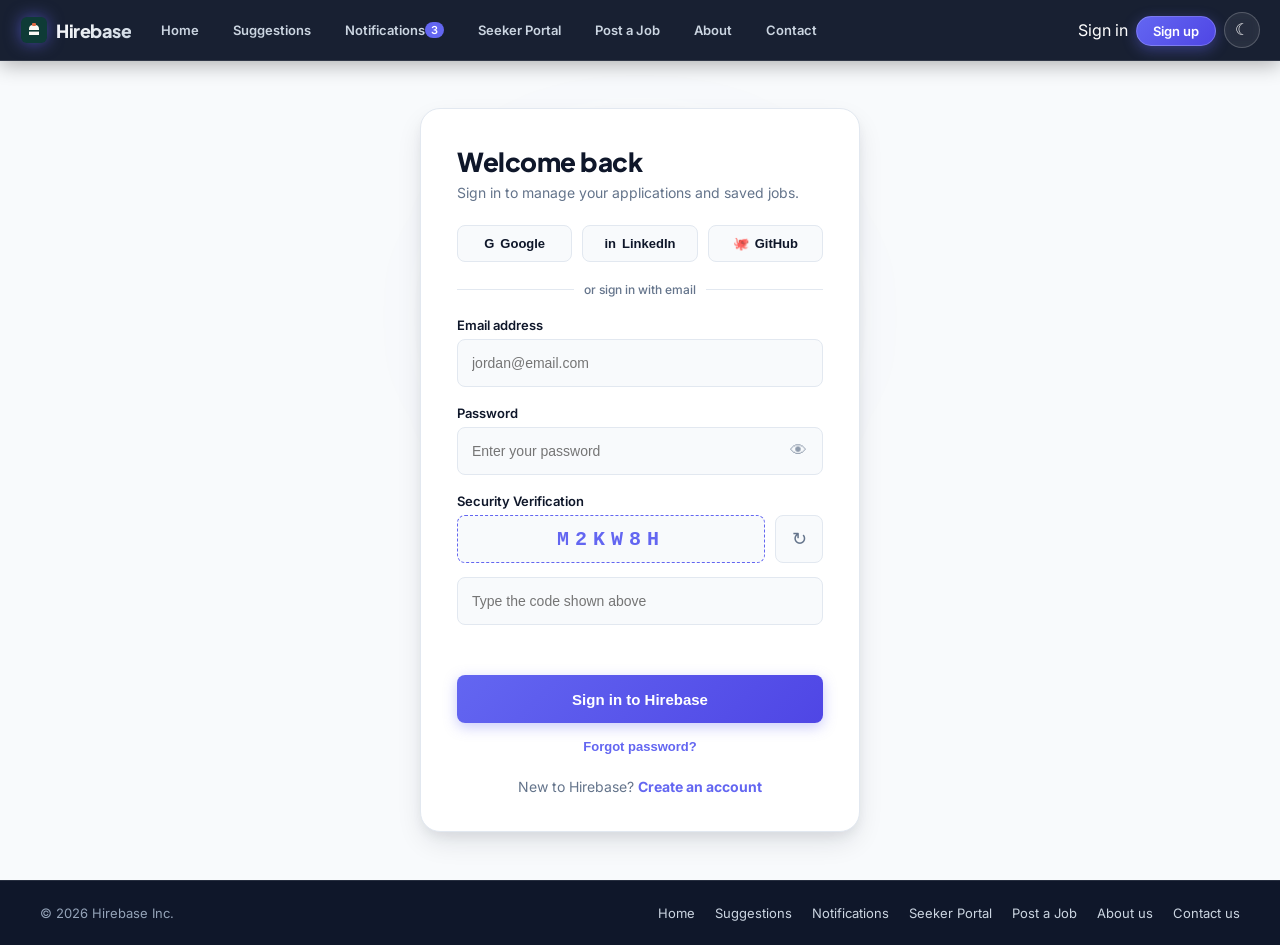
<file: Hirebase_Integrated_Project_v3/signin.html>
<!DOCTYPE html>
<html lang="en">
<head>
  <meta charset="UTF-8" />
  <meta name="viewport" content="width=device-width, initial-scale=1.0" />
  <title>Sign in - Hirebase</title>
  <meta name="description" content="Sign in to your Hirebase account to manage job applications and track matches." />
  <link rel="icon" type="image/svg+xml" href="images/logo.svg" />
  <script>
    (function () {
      try {
        var t = localStorage.getItem("hb_theme");
        if (t === "dark") document.documentElement.setAttribute("data-theme", "dark");
        var loggedIn = localStorage.getItem("hb_logged_in") === "true";
        document.documentElement.setAttribute("data-user-logged-in", loggedIn ? "true" : "false");
      } catch (e) {}
    })();
  </script>
  <link rel="stylesheet" href="css/theme.css" />
  <link rel="stylesheet" href="css/enhance.css" />
  <link rel="stylesheet" href="css/signin.css" />
</head>
<body>

  <!-- Navigation Header (Touch-Scrollable Navbar) -->
  <header class="header-bar">
    <nav class="navbar">
      <a href="Index.html" class="brand">
        <img src="images/logo.svg" alt="Hirebase logo" class="brand-logo" />
        <span>Hirebase</span>
      </a>

      <ul class="nav-links">
        <li><a href="Index.html">Home</a></li>
        <li><a href="suggestions.html">Suggestions</a></li>
        <li><a href="notifications.html">Notifications <span class="nav-notif-badge" style="background: var(--color-accent); color: #fff; border-radius: 10px; padding: 1px 6px; font-size: 11px;">3</span></a></li>
        <li><a href="apply-job.html">Seeker Portal</a></li>
        <li><a href="post-job.html">Post a Job</a></li>
        <li><a href="about.html">About</a></li>
        <li><a href="contact.html">Contact</a></li>
      </ul>

      <div class="nav-controls">
        <ul class="auth-links">
          <li class="auth-guest"><a href="signin.html" class="active-link">Sign in</a></li>
          <li class="auth-guest"><a href="signup.html" class="btn-signup">Sign up</a></li>
          <li class="auth-user"><a href="apply-job.html" class="profile-link"><span class="profile-avatar">JL</span><span>Jordan Lee</span><span class="online-dot"></span></a></li>
          <li class="auth-user"><a href="Index.html?logout=success" class="logout-link">Logout</a></li>
        </ul>
        <button id="theme-toggle" class="theme-toggle-btn" type="button" aria-label="Toggle dark mode">☾</button>
      </div>
    </nav>
  </header>

  <main class="auth-main">
    <section class="auth-card">
      <h1>Welcome back</h1>
      <p class="auth-subtext">Sign in to manage your applications and saved jobs.</p>

      <!-- Social Auth Options -->
      <div class="social-auth">
        <button type="button" class="btn-social"><span>G</span> Google</button>
        <button type="button" class="btn-social"><span>in</span> LinkedIn</button>
        <button type="button" class="btn-social"><span>🐙</span> GitHub</button>
      </div>

      <div class="auth-divider"><span>or sign in with email</span></div>

      <form id="signin-form" novalidate>
        <div class="field">
          <label for="signin-email">Email address</label>
          <input type="email" id="signin-email" name="email" placeholder="jordan@email.com" required />
        </div>

        <div class="field">
          <label for="signin-password">Password</label>
          <input type="password" id="signin-password" name="password" placeholder="Enter your password" required />
        </div>

        <!-- Captcha Row -->
        <div class="field captcha-field">
          <label for="captcha-input">Security Verification</label>
          <div class="captcha-row">
            <span id="captcha-code" class="captcha-code" aria-hidden="true"></span>
            <button type="button" id="captcha-refresh" aria-label="Get a new verification code" title="Refresh code">&#8635;</button>
          </div>
          <input type="text" id="captcha-input" name="captcha" placeholder="Type the code shown above" required />
        </div>

        <p id="signin-message" class="form-message" role="alert"></p>

        <button type="submit">Sign in to Hirebase</button>

        <button type="button" id="forgot-toggle" class="link-button">Forgot password?</button>
      </form>

      <!-- OAuth Status Info Box (Displayed when social auth buttons are clicked) -->
      <div id="oauth-notice-box" class="field" style="display: none; margin-top: 16px; padding: 14px; border: 1px solid var(--color-border); border-radius: var(--radius-sm); background: var(--color-bg); font-size: 13px;">
        <div style="font-weight: 700; color: var(--color-accent); margin-bottom: 6px;">OAuth 2.0 Integration Status</div>
        <p style="color: var(--color-text-muted); line-height: 1.4; margin-bottom: 10px;" id="oauth-notice-text">
          Live OAuth 2.0 with Google and GitHub requires backend client credentials and server-side token exchange. For this college evaluation, you can quickly authenticate with a verified demonstration profile below:
        </p>
        <div style="display: flex; gap: 8px; flex-wrap: wrap;">
          <button type="button" id="btn-oauth-demo-seeker" class="btn-social" style="flex: 1; padding: 8px;">Demo Candidate</button>
          <button type="button" id="btn-oauth-demo-provider" class="btn-social" style="flex: 1; padding: 8px;">Demo Recruiter</button>
          <button type="button" id="btn-oauth-close" class="btn-social" style="padding: 8px;">&times; Dismiss</button>
        </div>
      </div>

      <form id="forgot-form" class="forgot-form" hidden novalidate>
        <div class="field">
          <label for="forgot-email">Enter your account email</label>
          <input type="email" id="forgot-email" name="forgotEmail" placeholder="jordan@email.com" required />
        </div>
        <p id="forgot-message" class="form-message" role="alert"></p>
        <button type="submit">Send password reset link</button>
      </form>

      <p class="auth-switch">New to Hirebase? <a href="signup.html">Create an account</a></p>
    </section>
  </main>

  <footer>
    <p>&copy; 2026 Hirebase Inc.</p>
    <nav class="footer-links" aria-label="Footer">
      <a href="Index.html">Home</a>
      <a href="suggestions.html">Suggestions</a>
      <a href="notifications.html">Notifications</a>
      <a href="apply-job.html">Seeker Portal</a>
      <a href="post-job.html">Post a Job</a>
      <a href="about.html">About us</a>
      <a href="contact.html">Contact us</a>
    </nav>
  </footer>

  <script src="js/store.js"></script>
  <script src="js/theme.js"></script>
  <script src="js/enhance.js"></script>
  <script src="js/signin.js"></script>
</body>
</html>
</file>
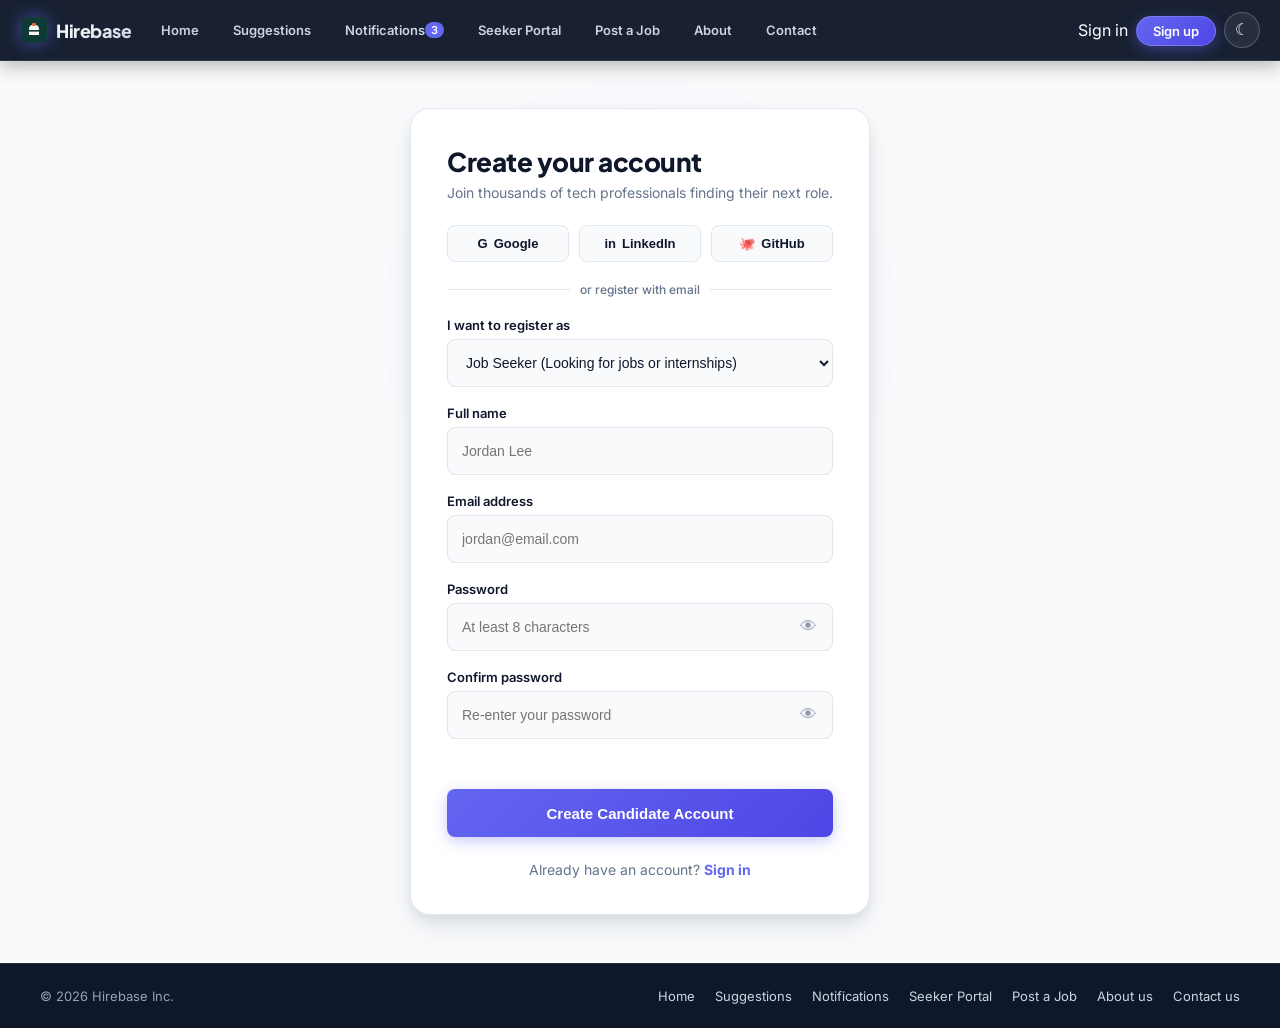
<file: Hirebase_Integrated_Project_v3/signup.html>
<!DOCTYPE html>
<html lang="en">
<head>
  <meta charset="UTF-8" />
  <meta name="viewport" content="width=device-width, initial-scale=1.0" />
  <title>Sign up - Hirebase</title>
  <meta name="description" content="Create your Hirebase candidate account and start applying to top remote and tech roles in minutes." />
  <link rel="icon" type="image/svg+xml" href="images/logo.svg" />
  <script>
    (function () {
      try {
        var t = localStorage.getItem("hb_theme");
        if (t === "dark") document.documentElement.setAttribute("data-theme", "dark");
        var loggedIn = localStorage.getItem("hb_logged_in") === "true";
        document.documentElement.setAttribute("data-user-logged-in", loggedIn ? "true" : "false");
      } catch (e) {}
    })();
  </script>
  <link rel="stylesheet" href="css/theme.css" />
  <link rel="stylesheet" href="css/enhance.css" />
  <link rel="stylesheet" href="css/signup.css" />
</head>
<body>

  <!-- Navigation Header (Touch-Scrollable Navbar) -->
  <header class="header-bar">
    <nav class="navbar">
      <a href="Index.html" class="brand">
        <img src="images/logo.svg" alt="Hirebase logo" class="brand-logo" />
        <span>Hirebase</span>
      </a>

      <ul class="nav-links">
        <li><a href="Index.html">Home</a></li>
        <li><a href="suggestions.html">Suggestions</a></li>
        <li><a href="notifications.html">Notifications <span class="nav-notif-badge" style="background: var(--color-accent); color: #fff; border-radius: 10px; padding: 1px 6px; font-size: 11px;">3</span></a></li>
        <li><a href="apply-job.html">Seeker Portal</a></li>
        <li><a href="post-job.html">Post a Job</a></li>
        <li><a href="about.html">About</a></li>
        <li><a href="contact.html">Contact</a></li>
      </ul>

      <div class="nav-controls">
        <ul class="auth-links">
          <li class="auth-guest"><a href="signin.html">Sign in</a></li>
          <li class="auth-guest"><a href="signup.html" class="btn-signup">Sign up</a></li>
          <li class="auth-user"><a href="apply-job.html" class="profile-link"><span class="profile-avatar">JL</span><span>Jordan Lee</span><span class="online-dot"></span></a></li>
          <li class="auth-user"><a href="Index.html?logout=success" class="logout-link">Logout</a></li>
        </ul>
        <button id="theme-toggle" class="theme-toggle-btn" type="button" aria-label="Toggle dark mode">☾</button>
      </div>
    </nav>
  </header>

  <main class="auth-main">
    <section class="auth-card">
      <h1>Create your account</h1>
      <p class="auth-subtext">Join thousands of tech professionals finding their next role.</p>

      <!-- Social Signup Options -->
      <div class="social-auth">
        <button type="button" class="btn-social"><span>G</span> Google</button>
        <button type="button" class="btn-social"><span>in</span> LinkedIn</button>
        <button type="button" class="btn-social"><span>🐙</span> GitHub</button>
      </div>

      <div class="auth-divider"><span>or register with email</span></div>

      <form id="signup-form" novalidate>
        <div class="field">
          <label for="account-type">I want to register as</label>
          <select id="account-type" name="accountType">
            <option value="seeker" selected>Job Seeker (Looking for jobs or internships)</option>
            <option value="provider">Job Provider / Recruiter (Posting jobs &amp; hiring)</option>
          </select>
        </div>

        <div class="field">
          <label for="full-name" id="name-label">Full name</label>
          <input type="text" id="full-name" name="fullName" placeholder="Jordan Lee" required />
        </div>

        <div class="field" id="company-field" style="display: none;">
          <label for="company-name">Company Name *</label>
          <input type="text" id="company-name" name="companyName" placeholder="e.g. Cursive Labs" />
        </div>

        <div class="field" id="website-field" style="display: none;">
          <label for="company-website">Company Website</label>
          <input type="url" id="company-website" name="companyWebsite" placeholder="https://company.com" />
        </div>

        <div class="field">
          <label for="signup-email" id="email-label">Email address</label>
          <input type="email" id="signup-email" name="email" placeholder="jordan@email.com" required />
        </div>

        <div class="field">
          <label for="signup-password">Password</label>
          <input type="password" id="signup-password" name="password" placeholder="At least 8 characters" minlength="8" required />
        </div>

        <div class="field">
          <label for="confirm-password">Confirm password</label>
          <input type="password" id="confirm-password" name="confirmPassword" placeholder="Re-enter your password" minlength="8" required />
        </div>

        <p id="signup-message" class="form-message" role="alert"></p>

        <button type="submit" id="signup-submit-btn">Create Candidate Account</button>
      </form>

      <!-- OAuth Status Info Box (Displayed when social auth buttons are clicked) -->
      <div id="oauth-notice-box" class="field" style="display: none; margin-top: 16px; padding: 14px; border: 1px solid var(--color-border); border-radius: var(--radius-sm); background: var(--color-bg); font-size: 13px;">
        <div style="font-weight: 700; color: var(--color-accent); margin-bottom: 6px;">OAuth 2.0 Integration Status</div>
        <p style="color: var(--color-text-muted); line-height: 1.4; margin-bottom: 10px;" id="oauth-notice-text">
          Live OAuth 2.0 with Google and GitHub requires backend client credentials and server-side token exchange. For this college evaluation, you can quickly authenticate with a verified demonstration profile below:
        </p>
        <div style="display: flex; gap: 8px; flex-wrap: wrap;">
          <button type="button" id="btn-oauth-demo-seeker" class="btn-social" style="flex: 1; padding: 8px;">Demo Candidate</button>
          <button type="button" id="btn-oauth-demo-provider" class="btn-social" style="flex: 1; padding: 8px;">Demo Recruiter</button>
          <button type="button" id="btn-oauth-close" class="btn-social" style="padding: 8px;">&times; Dismiss</button>
        </div>
      </div>

      <p class="auth-switch">Already have an account? <a href="signin.html">Sign in</a></p>
    </section>
  </main>

  <footer>
    <p>&copy; 2026 Hirebase Inc.</p>
    <nav class="footer-links" aria-label="Footer">
      <a href="Index.html">Home</a>
      <a href="suggestions.html">Suggestions</a>
      <a href="notifications.html">Notifications</a>
      <a href="apply-job.html">Seeker Portal</a>
      <a href="post-job.html">Post a Job</a>
      <a href="about.html">About us</a>
      <a href="contact.html">Contact us</a>
    </nav>
  </footer>

  <script src="js/store.js"></script>
  <script src="js/theme.js"></script>
  <script src="js/enhance.js"></script>
  <script src="js/signup.js"></script>
</body>
</html>
</file>
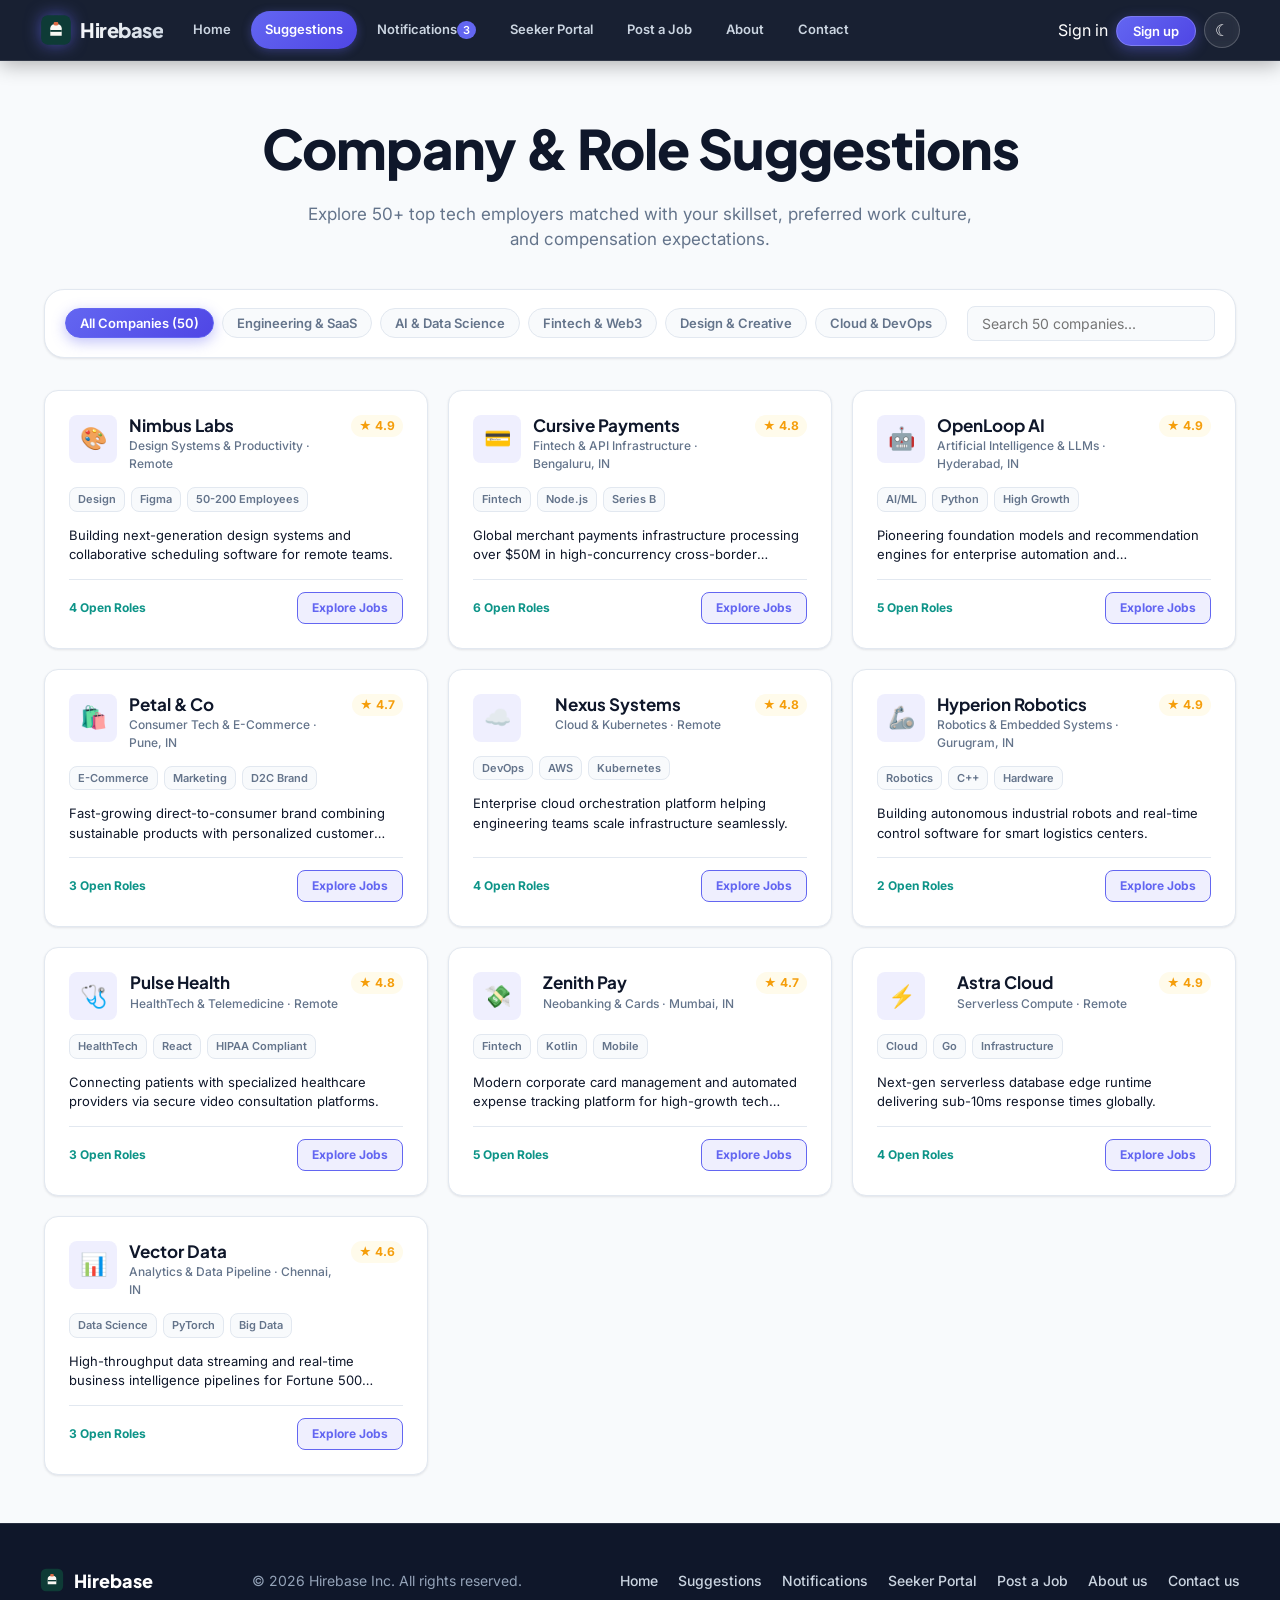
<file: Hirebase_Integrated_Project_v3/suggestions.html>
<!DOCTYPE html>
<html lang="en">
<head>
  <meta charset="UTF-8" />
  <meta name="viewport" content="width=device-width, initial-scale=1.0" />
  <title>Company &amp; Job Suggestions - Hirebase</title>
  <meta name="description" content="Discover top tech companies and personalized job recommendations tailored to your skillset on Hirebase." />
  <link rel="icon" type="image/svg+xml" href="images/logo.svg" />
  <script>
    (function () {
      try {
        var t = localStorage.getItem("hb_theme");
        if (t === "dark") document.documentElement.setAttribute("data-theme", "dark");
        var loggedIn = localStorage.getItem("hb_logged_in") === "true";
        document.documentElement.setAttribute("data-user-logged-in", loggedIn ? "true" : "false");
      } catch (e) {}
    })();
  </script>
  <link rel="stylesheet" href="css/theme.css" />
  <link rel="stylesheet" href="css/enhance.css" />
  <link rel="stylesheet" href="css/Index.css" />
  <style>
    .suggestions-main {
      max-width: 1240px;
      margin: 0 auto;
      padding: 48px 24px;
    }

    .suggestions-hero {
      text-align: center;
      margin-bottom: 36px;
    }

    .suggestions-hero h1 {
      font-family: var(--font-heading);
      font-size: clamp(2rem, 4.5vw, 3.4rem);
      font-weight: 800;
      letter-spacing: -1px;
      margin-bottom: 12px;
    }

    .suggestions-hero p {
      color: var(--color-text-muted);
      font-size: 17px;
      max-width: 680px;
      margin: 0 auto;
    }

    /* Filter Controls */
    .filter-bar {
      display: flex;
      align-items: center;
      justify-content: space-between;
      flex-wrap: wrap;
      gap: 16px;
      margin-bottom: 32px;
      background: var(--color-card);
      border: 1px solid var(--color-border);
      border-radius: var(--radius-lg);
      padding: 16px 20px;
      box-shadow: var(--shadow-sm);
    }

    .category-pills {
      display: flex;
      flex-wrap: wrap;
      gap: 8px;
    }

    .cat-pill {
      background: var(--color-bg);
      border: 1px solid var(--color-border);
      color: var(--color-text-muted);
      padding: 6px 14px;
      border-radius: var(--radius-full);
      font-size: 13px;
      font-weight: 600;
      cursor: pointer;
      transition: all var(--transition-fast);
    }

    .cat-pill:hover, .cat-pill.active {
      background: linear-gradient(135deg, var(--color-accent) 0%, #4F46E5 100%) !important;
      border-color: var(--color-accent) !important;
      color: #FFFFFF !important;
      box-shadow: 0 4px 14px rgba(99, 102, 241, 0.4) !important;
    }

    .search-company-input {
      border: 1px solid var(--color-border);
      border-radius: var(--radius-sm);
      padding: 8px 14px;
      font-size: 14px;
      background: var(--color-bg);
      color: var(--color-text);
      outline: none;
      min-width: 240px;
    }

    .search-company-input:focus {
      border-color: var(--color-accent);
    }

    /* 50 Companies Grid */
    .companies-grid {
      display: grid;
      grid-template-columns: 1fr;
      gap: 20px;
    }

    @media (min-width: 640px) {
      .companies-grid { grid-template-columns: repeat(2, 1fr); }
    }

    @media (min-width: 1024px) {
      .companies-grid { grid-template-columns: repeat(3, 1fr); }
    }

    .company-card {
      background: var(--color-card);
      border: 1px solid var(--color-border);
      border-radius: var(--radius-md);
      padding: 24px;
      display: flex;
      flex-direction: column;
      gap: 14px;
      box-shadow: var(--shadow-sm);
      transition: all var(--transition-normal);
      position: relative;
    }

    .company-card:hover {
      transform: translateY(-4px);
      border-color: var(--color-accent);
      box-shadow: var(--shadow-md);
    }

    .company-card-header {
      display: flex;
      align-items: flex-start;
      justify-content: space-between;
      gap: 12px;
    }

    .company-logo-badge {
      width: 48px;
      height: 48px;
      border-radius: var(--radius-sm);
      background: var(--color-accent-soft);
      color: var(--color-accent);
      display: flex;
      align-items: center;
      justify-content: center;
      font-size: 22px;
      font-weight: 800;
      flex-shrink: 0;
    }

    .company-title-wrap h3 {
      font-family: var(--font-heading);
      font-size: 17px;
      font-weight: 700;
      color: var(--color-text);
      line-height: 1.2;
    }

    .company-title-wrap p {
      font-size: 12px;
      color: var(--color-text-muted);
      font-weight: 500;
      margin-top: 2px;
    }

    .rating-badge {
      font-size: 12px;
      font-weight: 700;
      color: var(--color-warning);
      background: var(--color-warning-bg);
      padding: 2px 8px;
      border-radius: var(--radius-full);
      white-space: nowrap;
    }

    .company-tags {
      display: flex;
      flex-wrap: wrap;
      gap: 6px;
    }

    .tag-item {
      font-size: 11px;
      font-weight: 600;
      padding: 3px 8px;
      border-radius: var(--radius-sm);
      background: var(--color-bg);
      border: 1px solid var(--color-border);
      color: var(--color-text-muted);
    }

    .company-desc {
      font-size: 13px;
      color: var(--color-text);
      line-height: 1.5;
      display: -webkit-box;
      -webkit-line-clamp: 2;
      -webkit-box-orient: vertical;
      overflow: hidden;
    }

    .company-footer {
      display: flex;
      align-items: center;
      justify-content: space-between;
      margin-top: auto;
      padding-top: 12px;
      border-top: 1px solid var(--color-border);
    }

    .roles-count {
      font-size: 12px;
      font-weight: 700;
      color: var(--color-teal);
    }

    .btn-explore {
      background: var(--color-accent-soft);
      color: var(--color-accent);
      border: 1px solid var(--color-accent);
      padding: 6px 14px;
      border-radius: var(--radius-sm);
      font-size: 12px;
      font-weight: 700;
      cursor: pointer;
      transition: all var(--transition-fast);
    }

    .btn-explore:hover {
      background: var(--color-accent);
      color: #FFFFFF;
    }
  </style>
</head>
<body>

  <!-- Navigation Header (Touch-Scrollable Navbar) -->
  <header class="header-bar">
    <nav class="navbar">
      <a href="Index.html" class="brand">
        <img src="images/logo.svg" alt="Hirebase logo" class="brand-logo" />
        <span>Hirebase</span>
      </a>

      <ul class="nav-links">
        <li><a href="Index.html">Home</a></li>
        <li><a href="suggestions.html" class="active-link">Suggestions</a></li>
        <li><a href="notifications.html">Notifications <span class="nav-notif-badge" style="background: var(--color-accent); color: #fff; border-radius: 10px; padding: 1px 6px; font-size: 11px;">3</span></a></li>
        <li><a href="apply-job.html">Seeker Portal</a></li>
        <li><a href="post-job.html">Post a Job</a></li>
        <li><a href="about.html">About</a></li>
        <li><a href="contact.html">Contact</a></li>
      </ul>

      <div class="nav-controls">
        <ul class="auth-links">
          <li class="auth-guest"><a href="signin.html">Sign in</a></li>
          <li class="auth-guest"><a href="signup.html" class="btn-signup">Sign up</a></li>
          <li class="auth-user"><a href="apply-job.html" class="profile-link"><span class="profile-avatar">JL</span><span>Jordan Lee</span><span class="online-dot"></span></a></li>
          <li class="auth-user"><a href="Index.html?logout=success" class="logout-link">Logout</a></li>
        </ul>
        <button id="theme-toggle" class="theme-toggle-btn" type="button" aria-label="Toggle dark mode">☾</button>
      </div>
    </nav>
  </header>

  <main class="suggestions-main">
    <section class="suggestions-hero">
      <h1>Company &amp; Role Suggestions</h1>
      <p>Explore 50+ top tech employers matched with your skillset, preferred work culture, and compensation expectations.</p>
    </section>

    <!-- Filter Bar -->
    <div class="filter-bar">
      <div class="category-pills">
        <button class="cat-pill active" onclick="filterCompanies('all')">All Companies (50)</button>
        <button class="cat-pill" onclick="filterCompanies('engineering')">Engineering &amp; SaaS</button>
        <button class="cat-pill" onclick="filterCompanies('ai')">AI &amp; Data Science</button>
        <button class="cat-pill" onclick="filterCompanies('fintech')">Fintech &amp; Web3</button>
        <button class="cat-pill" onclick="filterCompanies('design')">Design &amp; Creative</button>
        <button class="cat-pill" onclick="filterCompanies('cloud')">Cloud &amp; DevOps</button>
      </div>
      <input type="text" class="search-company-input" id="search-company" placeholder="Search 50 companies..." oninput="searchCompanies(this.value)" />
    </div>

    <!-- 50 Companies Directory Grid -->
    <div class="companies-grid" id="companies-grid">

      <!-- 1. Nimbus Labs -->
      <article class="company-card" data-category="design">
        <div class="company-card-header">
          <div class="company-logo-badge">🎨</div>
          <div class="company-title-wrap">
            <h3>Nimbus Labs</h3>
            <p>Design Systems &amp; Productivity &middot; Remote</p>
          </div>
          <span class="rating-badge">★ 4.9</span>
        </div>
        <div class="company-tags">
          <span class="tag-item">Design</span>
          <span class="tag-item">Figma</span>
          <span class="tag-item">50-200 Employees</span>
        </div>
        <p class="company-desc">Building next-generation design systems and collaborative scheduling software for remote teams.</p>
        <div class="company-footer">
          <span class="roles-count">4 Open Roles</span>
          <a href="Index.html?q=Nimbus" class="btn-explore">Explore Jobs</a>
        </div>
      </article>

      <!-- 2. Cursive Payments -->
      <article class="company-card" data-category="fintech">
        <div class="company-card-header">
          <div class="company-logo-badge">💳</div>
          <div class="company-title-wrap">
            <h3>Cursive Payments</h3>
            <p>Fintech &amp; API Infrastructure &middot; Bengaluru, IN</p>
          </div>
          <span class="rating-badge">★ 4.8</span>
        </div>
        <div class="company-tags">
          <span class="tag-item">Fintech</span>
          <span class="tag-item">Node.js</span>
          <span class="tag-item">Series B</span>
        </div>
        <p class="company-desc">Global merchant payments infrastructure processing over $50M in high-concurrency cross-border transactions.</p>
        <div class="company-footer">
          <span class="roles-count">6 Open Roles</span>
          <a href="Index.html?q=Cursive" class="btn-explore">Explore Jobs</a>
        </div>
      </article>

      <!-- 3. OpenLoop AI -->
      <article class="company-card" data-category="ai">
        <div class="company-card-header">
          <div class="company-logo-badge">🤖</div>
          <div class="company-title-wrap">
            <h3>OpenLoop AI</h3>
            <p>Artificial Intelligence &amp; LLMs &middot; Hyderabad, IN</p>
          </div>
          <span class="rating-badge">★ 4.9</span>
        </div>
        <div class="company-tags">
          <span class="tag-item">AI/ML</span>
          <span class="tag-item">Python</span>
          <span class="tag-item">High Growth</span>
        </div>
        <p class="company-desc">Pioneering foundation models and recommendation engines for enterprise automation and personalization.</p>
        <div class="company-footer">
          <span class="roles-count">5 Open Roles</span>
          <a href="Index.html?q=OpenLoop" class="btn-explore">Explore Jobs</a>
        </div>
      </article>

      <!-- 4. Petal & Co -->
      <article class="company-card" data-category="design">
        <div class="company-card-header">
          <div class="company-logo-badge">🛍️</div>
          <div class="company-title-wrap">
            <h3>Petal &amp; Co</h3>
            <p>Consumer Tech &amp; E-Commerce &middot; Pune, IN</p>
          </div>
          <span class="rating-badge">★ 4.7</span>
        </div>
        <div class="company-tags">
          <span class="tag-item">E-Commerce</span>
          <span class="tag-item">Marketing</span>
          <span class="tag-item">D2C Brand</span>
        </div>
        <p class="company-desc">Fast-growing direct-to-consumer brand combining sustainable products with personalized customer experiences.</p>
        <div class="company-footer">
          <span class="roles-count">3 Open Roles</span>
          <a href="Index.html?q=Petal" class="btn-explore">Explore Jobs</a>
        </div>
      </article>

      <!-- 5. Nexus Systems -->
      <article class="company-card" data-category="cloud">
        <div class="company-card-header">
          <div class="company-logo-badge">☁️</div>
          <div class="company-title-wrap">
            <h3>Nexus Systems</h3>
            <p>Cloud &amp; Kubernetes &middot; Remote</p>
          </div>
          <span class="rating-badge">★ 4.8</span>
        </div>
        <div class="company-tags">
          <span class="tag-item">DevOps</span>
          <span class="tag-item">AWS</span>
          <span class="tag-item">Kubernetes</span>
        </div>
        <p class="company-desc">Enterprise cloud orchestration platform helping engineering teams scale infrastructure seamlessly.</p>
        <div class="company-footer">
          <span class="roles-count">4 Open Roles</span>
          <a href="Index.html?q=DevOps" class="btn-explore">Explore Jobs</a>
        </div>
      </article>

      <!-- 6. Hyperion Robotics -->
      <article class="company-card" data-category="engineering">
        <div class="company-card-header">
          <div class="company-logo-badge">🦾</div>
          <div class="company-title-wrap">
            <h3>Hyperion Robotics</h3>
            <p>Robotics &amp; Embedded Systems &middot; Gurugram, IN</p>
          </div>
          <span class="rating-badge">★ 4.9</span>
        </div>
        <div class="company-tags">
          <span class="tag-item">Robotics</span>
          <span class="tag-item">C++</span>
          <span class="tag-item">Hardware</span>
        </div>
        <p class="company-desc">Building autonomous industrial robots and real-time control software for smart logistics centers.</p>
        <div class="company-footer">
          <span class="roles-count">2 Open Roles</span>
          <a href="Index.html?q=Engineering" class="btn-explore">Explore Jobs</a>
        </div>
      </article>

      <!-- 7. Pulse Health Tech -->
      <article class="company-card" data-category="engineering">
        <div class="company-card-header">
          <div class="company-logo-badge">🩺</div>
          <div class="company-title-wrap">
            <h3>Pulse Health</h3>
            <p>HealthTech &amp; Telemedicine &middot; Remote</p>
          </div>
          <span class="rating-badge">★ 4.8</span>
        </div>
        <div class="company-tags">
          <span class="tag-item">HealthTech</span>
          <span class="tag-item">React</span>
          <span class="tag-item">HIPAA Compliant</span>
        </div>
        <p class="company-desc">Connecting patients with specialized healthcare providers via secure video consultation platforms.</p>
        <div class="company-footer">
          <span class="roles-count">3 Open Roles</span>
          <a href="Index.html?q=Health" class="btn-explore">Explore Jobs</a>
        </div>
      </article>

      <!-- 8. Zenith Pay -->
      <article class="company-card" data-category="fintech">
        <div class="company-card-header">
          <div class="company-logo-badge">💸</div>
          <div class="company-title-wrap">
            <h3>Zenith Pay</h3>
            <p>Neobanking &amp; Cards &middot; Mumbai, IN</p>
          </div>
          <span class="rating-badge">★ 4.7</span>
        </div>
        <div class="company-tags">
          <span class="tag-item">Fintech</span>
          <span class="tag-item">Kotlin</span>
          <span class="tag-item">Mobile</span>
        </div>
        <p class="company-desc">Modern corporate card management and automated expense tracking platform for high-growth tech startups.</p>
        <div class="company-footer">
          <span class="roles-count">5 Open Roles</span>
          <a href="Index.html?q=Fintech" class="btn-explore">Explore Jobs</a>
        </div>
      </article>

      <!-- 9. Astra Cloud -->
      <article class="company-card" data-category="cloud">
        <div class="company-card-header">
          <div class="company-logo-badge">⚡</div>
          <div class="company-title-wrap">
            <h3>Astra Cloud</h3>
            <p>Serverless Compute &middot; Remote</p>
          </div>
          <span class="rating-badge">★ 4.9</span>
        </div>
        <div class="company-tags">
          <span class="tag-item">Cloud</span>
          <span class="tag-item">Go</span>
          <span class="tag-item">Infrastructure</span>
        </div>
        <p class="company-desc">Next-gen serverless database edge runtime delivering sub-10ms response times globally.</p>
        <div class="company-footer">
          <span class="roles-count">4 Open Roles</span>
          <a href="Index.html?q=Cloud" class="btn-explore">Explore Jobs</a>
        </div>
      </article>

      <!-- 10. Vector Data -->
      <article class="company-card" data-category="ai">
        <div class="company-card-header">
          <div class="company-logo-badge">📊</div>
          <div class="company-title-wrap">
            <h3>Vector Data</h3>
            <p>Analytics &amp; Data Pipeline &middot; Chennai, IN</p>
          </div>
          <span class="rating-badge">★ 4.6</span>
        </div>
        <div class="company-tags">
          <span class="tag-item">Data Science</span>
          <span class="tag-item">PyTorch</span>
          <span class="tag-item">Big Data</span>
        </div>
        <p class="company-desc">High-throughput data streaming and real-time business intelligence pipelines for Fortune 500 companies.</p>
        <div class="company-footer">
          <span class="roles-count">3 Open Roles</span>
          <a href="Index.html?q=Data" class="btn-explore">Explore Jobs</a>
        </div>
      </article>

    </div>
  </main>

  <footer>
    <div class="footer-brand">
      <img src="images/logo.svg" alt="Hirebase" width="24" height="24" />
      <span>Hirebase</span>
    </div>
    <p>&copy; 2026 Hirebase Inc. All rights reserved.</p>
    <nav class="footer-links" aria-label="Footer Navigation">
      <a href="Index.html">Home</a>
      <a href="suggestions.html">Suggestions</a>
      <a href="notifications.html">Notifications</a>
      <a href="apply-job.html">Seeker Portal</a>
      <a href="post-job.html">Post a Job</a>
      <a href="about.html">About us</a>
      <a href="contact.html">Contact us</a>
    </nav>
  </footer>

  <script src="js/store.js"></script>
  <script src="js/theme.js"></script>
  <script src="js/enhance.js"></script>
  <script>
    function filterCompanies(cat) {
      document.querySelectorAll('.cat-pill').forEach(p => p.classList.remove('active'));
      event.target.classList.add('active');
      const cards = document.querySelectorAll('.company-card');
      cards.forEach(card => {
        if (cat === 'all' || card.getAttribute('data-category') === cat) {
          card.style.display = 'flex';
        } else {
          card.style.display = 'none';
        }
      });
    }

    function searchCompanies(query) {
      const q = query.toLowerCase();
      const cards = document.querySelectorAll('.company-card');
      cards.forEach(card => {
        const text = card.textContent.toLowerCase();
        if (text.includes(q)) {
          card.style.display = 'flex';
        } else {
          card.style.display = 'none';
        }
      });
    }
  </script>
</body>
</html>
</file>
<file: Hirebase_Integrated_Project_v3/css/theme.css>
/* ============================================================
   Hirebase Shared Theme Layer & Design System
   Global tokens, Google Fonts, Light/Dark themes, Modals, Toasts,
   & Touch-Scrollable Mobile Navbar System
   ============================================================ */

@import url('https://fonts.googleapis.com/css2?family=Inter:wght@300;400;500;600;700&family=Plus+Jakarta+Sans:wght@500;600;700;800&display=swap');

:root {
  --font-heading: 'Plus Jakarta Sans', -apple-system, BlinkMacSystemFont, sans-serif;
  --font-body: 'Inter', -apple-system, BlinkMacSystemFont, sans-serif;

  /* Color Palette - Light Theme */
  --color-primary: #0F172A;
  --color-primary-light: #1E293B;
  --color-accent: #6366F1;
  --color-accent-hover: #4F46E5;
  --color-accent-soft: rgba(99, 102, 241, 0.1);
  --color-teal: #0D9488;
  --color-teal-soft: rgba(13, 148, 136, 0.1);
  
  --color-bg: #F8FAFC;
  --color-bg-alt: #FFFFFF;
  --color-card: #FFFFFF;
  --color-border: #E2E8F0;
  --color-border-hover: #CBD5E1;
  
  --color-text: #0F172A;
  --color-text-muted: #64748B;
  --color-text-inverse: #FFFFFF;
  
  --color-success: #10B981;
  --color-success-bg: #ECFDF5;
  --color-danger: #EF4444;
  --color-danger-bg: #FEF2F2;
  --color-warning: #F59E0B;
  --color-warning-bg: #FFFBEB;
  
  /* Layout & Elevations */
  --navbar-height: 60px;
  --radius-sm: 8px;
  --radius-md: 14px;
  --radius-lg: 20px;
  --radius-full: 9999px;
  
  --shadow-sm: 0 1px 3px rgba(15, 23, 42, 0.06), 0 1px 2px rgba(15, 23, 42, 0.04);
  --shadow-md: 0 4px 12px -2px rgba(15, 23, 42, 0.08), 0 2px 6px -1px rgba(15, 23, 42, 0.04);
  --shadow-lg: 0 12px 28px -4px rgba(15, 23, 42, 0.12), 0 6px 12px -2px rgba(15, 23, 42, 0.06);
  --shadow-glow: 0 0 25px rgba(99, 102, 241, 0.25);
  
  --transition-fast: 0.15s cubic-bezier(0.4, 0, 0.2, 1);
  --transition-normal: 0.25s cubic-bezier(0.4, 0, 0.2, 1);
}

/* ---------- Dark Mode Overrides ---------- */
[data-theme="dark"] {
  --color-primary: #F8FAFC;
  --color-primary-light: #E2E8F0;
  --color-accent: #818CF8;
  --color-accent-hover: #6366F1;
  --color-accent-soft: rgba(129, 140, 248, 0.15);
  --color-teal: #2DD4BF;
  --color-teal-soft: rgba(45, 212, 191, 0.15);
  
  --color-bg: #0B0F19;
  --color-bg-alt: #151D2A;
  --color-card: #151D2A;
  --color-border: #2A364F;
  --color-border-hover: #3B4C6B;
  
  --color-text: #F1F5F9;
  --color-text-muted: #94A3B8;
  --color-text-inverse: #0F172A;
  
  --color-success: #34D399;
  --color-success-bg: rgba(52, 211, 153, 0.12);
  --color-danger: #F87171;
  --color-danger-bg: rgba(248, 113, 113, 0.12);
  --color-warning: #FBBF24;
  --color-warning-bg: rgba(251, 191, 36, 0.12);
  
  --shadow-sm: 0 1px 3px rgba(0, 0, 0, 0.4);
  --shadow-md: 0 4px 14px rgba(0, 0, 0, 0.45);
  --shadow-lg: 0 16px 36px rgba(0, 0, 0, 0.6);
  --shadow-glow: 0 0 30px rgba(129, 140, 248, 0.3);
}

body {
  padding-top: var(--navbar-height) !important;
}

/* ---------- Auth State Navbar Controls ---------- */
.auth-user {
  display: none !important;
}

[data-user-logged-in="true"] .auth-guest {
  display: none !important;
}

[data-user-logged-in="true"] .auth-user {
  display: inline-flex !important;
}

/* Profile Badge in Navbar */
.profile-link {
  background: rgba(255, 255, 255, 0.1);
  border: 1px solid rgba(255, 255, 255, 0.2);
  padding: 4px 12px 4px 6px !important;
  border-radius: var(--radius-full) !important;
  display: inline-flex;
  align-items: center;
  gap: 8px;
  font-weight: 600;
  color: #FFFFFF !important;
  transition: all var(--transition-fast);
  white-space: nowrap !important;
  flex-shrink: 0 !important;
}

.profile-link:hover {
  background: rgba(255, 255, 255, 0.2) !important;
  box-shadow: 0 0 12px rgba(255, 255, 255, 0.2);
}

.profile-avatar {
  width: 24px;
  height: 24px;
  border-radius: 50%;
  background: linear-gradient(135deg, var(--color-accent) 0%, var(--color-teal) 100%);
  color: #FFFFFF;
  display: flex;
  align-items: center;
  justify-content: center;
  font-size: 11px;
  font-weight: 800;
  border: 1.5px solid #FFFFFF;
  flex-shrink: 0 !important;
}

.online-dot {
  width: 7px;
  height: 7px;
  background: #10B981;
  border-radius: 50%;
  box-shadow: 0 0 6px #10B981;
  flex-shrink: 0 !important;
}

/* ---------- Custom Scrollbar ---------- */
::-webkit-scrollbar {
  width: 8px;
  height: 8px;
}
::-webkit-scrollbar-track {
  background: var(--color-bg);
}
::-webkit-scrollbar-thumb {
  background: var(--color-border-hover);
  border-radius: var(--radius-full);
}
::-webkit-scrollbar-thumb:hover {
  background: var(--color-text-muted);
}

/* ============================================================
   SINGLE TOUCH-SCROLLABLE NAVBAR SYSTEM (Zero Overlap)
   ============================================================ */
.header-bar {
  position: fixed;
  top: 0;
  left: 0;
  width: 100%;
  z-index: 9999;
  background-color: rgba(15, 23, 42, 0.96);
  backdrop-filter: blur(20px);
  -webkit-backdrop-filter: blur(20px);
  border-bottom: 1px solid rgba(255, 255, 255, 0.1);
  box-shadow: 0 4px 20px rgba(0, 0, 0, 0.3);
}

.navbar {
  display: flex !important;
  flex-wrap: nowrap !important;
  align-items: center !important;
  gap: 16px !important;
  max-width: 1280px;
  margin: 0 auto;
  padding: 0 20px;
  height: var(--navbar-height);
  color: #FFFFFF;
  overflow-x: auto !important;
  -webkit-overflow-scrolling: touch !important;
  scrollbar-width: none !important; /* Firefox */
}

.navbar::-webkit-scrollbar {
  display: none !important; /* Chrome / Safari */
}

.brand {
  display: inline-flex !important;
  align-items: center !important;
  gap: 8px !important;
  font-family: var(--font-heading);
  font-weight: 800;
  font-size: 18px;
  letter-spacing: -0.5px;
  color: #FFFFFF;
  white-space: nowrap !important;
  flex-shrink: 0 !important;
}

.brand-logo {
  width: 28px;
  height: 28px;
  flex-shrink: 0 !important;
  filter: drop-shadow(0 0 8px rgba(99, 102, 241, 0.6));
  transition: transform var(--transition-normal);
}

.brand:hover .brand-logo {
  transform: rotate(-8deg) scale(1.1);
}

.brand span {
  background: linear-gradient(135deg, #FFFFFF 0%, #CBD5E1 100%);
  -webkit-background-clip: text;
  -webkit-text-fill-color: transparent;
}

.nav-links {
  display: flex !important;
  flex-wrap: nowrap !important;
  align-items: center !important;
  gap: 6px !important;
  list-style: none !important;
  white-space: nowrap !important;
  flex-shrink: 0 !important;
}

.nav-links li {
  flex-shrink: 0 !important;
}

.nav-links a {
  color: #CBD5E1;
  display: inline-flex !important;
  align-items: center !important;
  min-height: 38px;
  padding: 0 14px;
  font-size: 13px;
  font-weight: 600;
  border-radius: var(--radius-full);
  transition: all var(--transition-fast);
  white-space: nowrap !important;
  flex-shrink: 0 !important;
}

.nav-links a:hover {
  color: #FFFFFF;
  background: rgba(255, 255, 255, 0.1);
}

.nav-links a.active-link {
  color: #FFFFFF;
  font-weight: 600;
  background: linear-gradient(135deg, var(--color-accent) 0%, #4F46E5 100%);
  box-shadow: 0 2px 10px rgba(99, 102, 241, 0.35);
}

.logout-link {
  color: #F87171 !important;
}

.logout-link:hover {
  background: rgba(248, 113, 113, 0.15) !important;
}

.btn-signup {
  background: linear-gradient(135deg, var(--color-accent) 0%, #4F46E5 100%) !important;
  color: #FFFFFF !important;
  font-weight: 600 !important;
  padding: 6px 16px !important;
  border-radius: var(--radius-full) !important;
  box-shadow: 0 4px 14px rgba(99, 102, 241, 0.4);
  border: 1px solid rgba(255, 255, 255, 0.2);
  white-space: nowrap !important;
  font-size: 13px !important;
  flex-shrink: 0 !important;
}

.nav-controls {
  display: flex !important;
  flex-wrap: nowrap !important;
  align-items: center !important;
  gap: 8px !important;
  flex-shrink: 0 !important;
  margin-left: auto;
}

.auth-links {
  display: flex !important;
  flex-wrap: nowrap !important;
  align-items: center !important;
  gap: 8px !important;
  list-style: none !important;
  flex-shrink: 0 !important;
}

.auth-links li {
  flex-shrink: 0 !important;
}

.theme-toggle-btn {
  background: rgba(255, 255, 255, 0.1);
  border: 1px solid rgba(255, 255, 255, 0.2);
  color: #FFFFFF;
  width: 36px;
  height: 36px;
  min-width: 36px;
  min-height: 36px;
  border-radius: var(--radius-full);
  font-size: 16px;
  line-height: 1;
  cursor: pointer;
  display: inline-flex !important;
  align-items: center !important;
  justify-content: center !important;
  transition: all var(--transition-normal);
  backdrop-filter: blur(4px);
  flex-shrink: 0 !important;
}

.theme-toggle-btn:hover {
  background: rgba(255, 255, 255, 0.22);
  transform: rotate(15deg) scale(1.05);
}

[data-theme="dark"] .theme-toggle-btn {
  background: rgba(255, 255, 255, 0.08);
  border-color: rgba(255, 255, 255, 0.15);
  color: #FCD34D;
}

@media (max-width: 600px) {
  .navbar {
    padding: 0 12px;
    gap: 10px !important;
  }
}

/* ---------- Shared Component: Toast Notifications ---------- */
.toast-container {
  position: fixed;
  bottom: 24px;
  right: 24px;
  display: flex;
  flex-direction: column;
  gap: 12px;
  z-index: 10000;
  pointer-events: none;
}

.toast {
  pointer-events: auto;
  background: var(--color-card);
  color: var(--color-text);
  border: 1px solid var(--color-border);
  padding: 14px 20px;
  border-radius: var(--radius-md);
  font-family: var(--font-body);
  font-size: 14px;
  font-weight: 500;
  box-shadow: var(--shadow-lg);
  min-width: 260px;
  max-width: 360px;
  display: flex;
  align-items: center;
  gap: 10px;
  opacity: 0;
  transform: translateY(16px) scale(0.95);
  animation: toast-in 0.25s cubic-bezier(0.16, 1, 0.3, 1) forwards;
  backdrop-filter: blur(12px);
}

.toast::before {
  content: '✓';
  display: inline-flex;
  align-items: center;
  justify-content: center;
  width: 22px;
  height: 22px;
  border-radius: 50%;
  background: var(--color-success-bg);
  color: var(--color-success);
  font-weight: bold;
  font-size: 12px;
  flex-shrink: 0;
}

.toast.toast-error {
  border-color: rgba(239, 68, 68, 0.3);
}

.toast.toast-error::before {
  content: '✕';
  background: var(--color-danger-bg);
  color: var(--color-danger);
}

@keyframes toast-in {
  to {
    opacity: 1;
    transform: translateY(0) scale(1);
  }
}

.toast.toast-out {
  animation: toast-out 0.2s cubic-bezier(0.7, 0, 0.84, 0) forwards;
}

@keyframes toast-out {
  to {
    opacity: 0;
    transform: translateY(12px) scale(0.95);
  }
}

/* ---------- Shared Component: Glassmorphic Modal Shell ---------- */
.modal-overlay {
  position: fixed;
  inset: 0;
  background-color: rgba(15, 23, 42, 0.65);
  backdrop-filter: blur(8px);
  -webkit-backdrop-filter: blur(8px);
  display: flex;
  align-items: center;
  justify-content: center;
  padding: 24px 16px;
  z-index: 9000;
  overflow-y: auto;
  opacity: 0;
  animation: overlay-fade-in 0.2s ease forwards;
}

.modal-overlay[hidden] {
  display: none;
}

@keyframes overlay-fade-in {
  to { opacity: 1; }
}

.modal-card {
  position: relative;
  background-color: var(--color-card);
  border: 1px solid var(--color-border);
  border-radius: var(--radius-lg);
  padding: 32px;
  width: 100%;
  max-width: 520px;
  box-shadow: var(--shadow-lg);
  transform: scale(0.95) translateY(10px);
  animation: modal-pop-in 0.25s cubic-bezier(0.16, 1, 0.3, 1) forwards;
  max-height: 90vh;
  overflow-y: auto;
}

@keyframes modal-pop-in {
  to {
    transform: scale(1) translateY(0);
  }
}

.modal-close {
  position: absolute;
  top: 16px;
  right: 16px;
  background: var(--color-bg);
  border: 1px solid var(--color-border);
  border-radius: var(--radius-full);
  font-size: 18px;
  line-height: 1;
  color: var(--color-text-muted);
  cursor: pointer;
  width: 36px;
  height: 36px;
  display: inline-flex;
  align-items: center;
  justify-content: center;
  transition: all var(--transition-fast);
}

.modal-close:hover {
  background: var(--color-accent-soft);
  color: var(--color-accent);
  border-color: var(--color-accent);
  transform: rotate(90deg);
}

/* ---------- Shared Form Validation Styles ---------- */
input.invalid,
select.invalid,
textarea.invalid {
  border-color: #EF4444 !important;
  background-color: rgba(239, 68, 68, 0.08) !important;
  box-shadow: 0 0 0 3px rgba(239, 68, 68, 0.25) !important;
}

.field-error-msg {
  font-size: 12px;
  color: #F87171;
  font-weight: 600;
  margin-top: 4px;
  display: flex;
  align-items: center;
  gap: 4px;
  animation: shake-error 0.25s ease-in-out;
}

@keyframes shake-error {
  0%, 100% { transform: translateX(0); }
  25% { transform: translateX(-4px); }
  75% { transform: translateX(4px); }
}
</file>
<file: Hirebase_Integrated_Project_v3/css/enhance.css>
/* ============================================================
   Hirebase — JS enhancement styles (enhance.js / jobs.js)
   Uses only the existing theme variables, so layout and colors
   of the site are unchanged. Light + dark mode work automatically.
   ============================================================ */

/* ---------- Scroll reveal ---------- */
html.hb-reveal-ready .hb-reveal:not(.hb-in) {
  opacity: 0;
  transform: translateY(26px);
}
html.hb-reveal-ready .hb-reveal {
  transition: opacity 0.65s ease, transform 0.65s cubic-bezier(0.16, 1, 0.3, 1);
}

/* ---------- Notification badge bump ---------- */
.nav-notif-badge.hb-bump {
  animation: hb-bump 0.5s cubic-bezier(0.34, 1.56, 0.64, 1);
}
@keyframes hb-bump {
  0% { transform: scale(1); }
  40% { transform: scale(1.5); }
  100% { transform: scale(1); }
}

/* ---------- Recent searches (inside the existing suggestion box) ---------- */
.recent-head {
  display: flex;
  align-items: center;
  justify-content: space-between;
  padding: 8px 16px 4px;
  font-size: 11px;
  font-weight: 700;
  letter-spacing: 0.06em;
  text-transform: uppercase;
  color: var(--color-text-muted);
}
.recent-clear,
.recent-remove {
  background: none;
  border: none;
  cursor: pointer;
  font-family: inherit;
  color: var(--color-text-muted);
  transition: color 0.15s ease, background 0.15s ease;
}
.recent-clear {
  font-size: 11px;
  font-weight: 600;
  padding: 2px 6px;
  border-radius: 6px;
}
.recent-clear:hover { color: var(--color-accent); background: var(--color-accent-soft); }
.recent-remove {
  font-size: 12px;
  line-height: 1;
  width: 24px;
  height: 24px;
  border-radius: 50%;
  flex-shrink: 0;
}
.recent-remove:hover { color: var(--color-danger); background: var(--color-accent-soft); }

/* ---------- Skeleton loaders (job cards) ---------- */
.skeleton-card { pointer-events: none; }
.sk {
  display: block;
  border-radius: 8px;
  background: linear-gradient(90deg, var(--color-border) 0%, var(--color-accent-soft) 50%, var(--color-border) 100%);
  background-size: 200% 100%;
  animation: hb-shimmer 1.3s linear infinite;
}
.sk-title { height: 18px; width: 68%; margin-bottom: 10px; }
.sk-meta { height: 12px; width: 44%; }
.sk-star { height: 26px; width: 26px; border-radius: 50%; }
.sk-tags { display: flex; gap: 8px; margin: 16px 0 14px; }
.sk-pill { height: 22px; width: 76px; border-radius: 999px; }
.sk-pill.sk-pill-wide { width: 104px; }
.sk-line { height: 12px; width: 82%; margin-bottom: 18px; }
.sk-actions { display: flex; gap: 10px; }
.sk-btn { height: 38px; flex: 1; border-radius: 10px; }
@keyframes hb-shimmer {
  0% { background-position: 200% 0; }
  100% { background-position: -200% 0; }
}

/* ---------- Password strength meter ---------- */
.pw-meter { margin-top: 10px; }
.pw-meter[hidden] { display: none; }
.pw-bars { display: grid; grid-template-columns: repeat(4, 1fr); gap: 6px; }
.pw-bars span {
  height: 5px;
  border-radius: 999px;
  background: var(--color-border);
  transition: background 0.3s ease;
}
.pw-meter.pw-l1 .pw-bars span:nth-child(-n+1) { background: var(--color-danger); }
.pw-meter.pw-l2 .pw-bars span:nth-child(-n+2) { background: var(--color-warning); }
.pw-meter.pw-l3 .pw-bars span:nth-child(-n+3) { background: var(--color-teal); }
.pw-meter.pw-l4 .pw-bars span:nth-child(-n+4) { background: var(--color-success); }
.pw-info {
  display: flex;
  justify-content: space-between;
  gap: 12px;
  margin-top: 6px;
  font-size: 12px;
  line-height: 1.4;
}
.pw-text { font-weight: 700; white-space: nowrap; color: var(--color-text-muted); }
.pw-meter.pw-l1 .pw-text { color: var(--color-danger); }
.pw-meter.pw-l2 .pw-text { color: var(--color-warning); }
.pw-meter.pw-l3 .pw-text { color: var(--color-teal); }
.pw-meter.pw-l4 .pw-text { color: var(--color-success); }
.pw-hint { color: var(--color-text-muted); text-align: right; }

/* ---------- Confetti canvas ---------- */
.hb-confetti {
  position: fixed;
  inset: 0;
  width: 100%;
  height: 100%;
  pointer-events: none;
  z-index: 10001;
}

/* ---------- Respect "reduce motion" ---------- */
@media (prefers-reduced-motion: reduce) {
  .sk { animation: none; }
  .nav-notif-badge.hb-bump { animation: none; }
  html.hb-reveal-ready .hb-reveal { transition: none; }
}

/* ============================================================
   v3 additions
   ============================================================ */

/* ---------- Scroll progress bar ---------- */
.hb-progress {
  position: fixed;
  top: 0; left: 0;
  width: 100%;
  height: 3px;
  z-index: 10002;
  background: linear-gradient(90deg, var(--color-accent), var(--color-teal));
  transform: scaleX(0);
  transform-origin: left;
  pointer-events: none;
}

/* ---------- Back to top ---------- */
.hb-top {
  position: fixed;
  right: 22px; bottom: 22px;
  width: 44px; height: 44px;
  border-radius: 50%;
  border: 1px solid var(--color-border);
  background: var(--color-accent);
  color: #fff;
  font-size: 20px;
  line-height: 1;
  cursor: pointer;
  box-shadow: var(--shadow-lg);
  z-index: 9000;
  opacity: 0;
  transform: translateY(16px) scale(0.8);
  pointer-events: none;
  transition: opacity 0.25s ease, transform 0.25s ease, background 0.15s ease;
}
.hb-top.hb-top-show { opacity: 1; transform: none; pointer-events: auto; }
.hb-top:hover { background: var(--color-accent-hover); transform: translateY(-3px); }

/* ---------- Password eye + caps lock ---------- */
.hb-pw-wrap { position: relative; display: block; }
.hb-pw-wrap input { width: 100%; padding-right: 46px !important; box-sizing: border-box; }
.hb-eye {
  position: absolute;
  top: 50%; right: 8px;
  transform: translateY(-50%);
  width: 34px; height: 34px;
  border: none; border-radius: 8px;
  background: transparent;
  color: var(--color-text-muted);
  font-size: 17px;
  cursor: pointer;
  opacity: 0.7;
  transition: opacity 0.15s ease, background 0.15s ease;
}
.hb-eye:hover { opacity: 1; background: var(--color-accent-soft); }
.hb-eye.on { opacity: 1; color: var(--color-accent); }
.hb-caps, .hb-match { margin-top: 6px; font-size: 12px; font-weight: 600; }
.hb-caps[hidden], .hb-match[hidden] { display: none; }
.hb-caps { color: var(--color-warning); }
.hb-match.ok { color: var(--color-success); }
.hb-match.bad { color: var(--color-danger); }

/* ---------- Character counter ---------- */
.hb-counter {
  text-align: right;
  margin-top: 4px;
  font-size: 11px;
  color: var(--color-text-muted);
  transition: color 0.2s ease;
}
.hb-counter.warn { color: var(--color-warning); font-weight: 700; }

/* ---------- Ripple ---------- */
.hb-ripple {
  position: absolute;
  border-radius: 50%;
  background: rgba(255, 255, 255, 0.35);
  transform: scale(0);
  animation: hb-ripple 0.6s ease-out forwards;
  pointer-events: none;
}
@keyframes hb-ripple { to { transform: scale(1); opacity: 0; } }

/* ---------- Tab-count pop ---------- */
.tab-count.hb-pop { display: inline-block; animation: hb-pop 0.4s cubic-bezier(0.34, 1.56, 0.64, 1); }
@keyframes hb-pop { 0% { transform: scale(1); } 45% { transform: scale(1.45); } 100% { transform: scale(1); } }

/* ---------- Greeting ---------- */
.hb-greeting {
  font-family: var(--font-heading);
  font-weight: 700;
  font-size: 15px;
  color: var(--color-accent);
  margin: 0 0 10px;
  animation: hb-greet 0.7s ease both;
}
@keyframes hb-greet { from { opacity: 0; transform: translateY(8px); } to { opacity: 1; transform: none; } }

@media (prefers-reduced-motion: reduce) {
  .hb-top, .hb-ripple, .tab-count.hb-pop, .hb-greeting { animation: none; transition: none; }
}
</file>
<file: Hirebase_Integrated_Project_v3/css/Index.css>
/* ============================================================
   Hirebase Main & Landing Page Stylesheet (Index.css)
   Navbar, Hero Multi-Field Search, Categories, Footer, & Responsive
   ============================================================ */

/* ---------- Reset & Base Styles ---------- */
* {
  margin: 0;
  padding: 0;
  box-sizing: border-box;
}

html {
  scroll-behavior: smooth;
}

body {
  font-family: var(--font-body);
  background-color: var(--color-bg);
  color: var(--color-text);
  padding-top: var(--navbar-height);
  line-height: 1.5;
  -webkit-font-smoothing: antialiased;
  -moz-osx-font-smoothing: grayscale;
}

a {
  text-decoration: none;
  color: inherit;
  transition: color var(--transition-fast);
}

button, input, select, textarea {
  font-family: var(--font-body);
}

.sr-only {
  position: absolute;
  width: 1px;
  height: 1px;
  padding: 0;
  margin: -1px;
  overflow: hidden;
  clip: rect(0, 0, 0, 0);
  white-space: nowrap;
  border: 0;
}

/* ---------- Logout Banner Fix ---------- */
.logout-banner {
  background: var(--color-success-bg);
  color: var(--color-success);
  border-bottom: 1px solid rgba(16, 185, 129, 0.2);
  padding: 12px 24px;
  display: flex;
  align-items: center;
  justify-content: space-between;
  font-size: 14px;
  font-weight: 500;
  animation: slide-down 0.3s ease;
}

.logout-banner[hidden] {
  display: none !important;
}

@keyframes slide-down {
  from { transform: translateY(-100%); }
  to { transform: translateY(0); }
}

.logout-banner button {
  background: none;
  border: none;
  font-size: 20px;
  line-height: 1;
  color: var(--color-success);
  cursor: pointer;
  width: 32px;
  height: 32px;
  border-radius: 50%;
  display: inline-flex;
  align-items: center;
  justify-content: center;
}

.logout-banner button:hover {
  background: rgba(16, 185, 129, 0.15);
}

/* ---------- Hero Section ---------- */
.hero {
  position: relative;
  text-align: center;
  padding: 56px 20px 40px;
  width: 100%;
  max-width: 1200px;
  margin: 0 auto;
}

.hero::before {
  content: '';
  position: absolute;
  top: -100px;
  left: 50%;
  transform: translateX(-50%);
  width: 700px;
  height: 450px;
  background: radial-gradient(circle, var(--color-accent-soft) 0%, rgba(13, 148, 136, 0.08) 50%, transparent 70%);
  pointer-events: none;
  z-index: -1;
  border-radius: 50%;
  filter: blur(40px);
}

.eyebrow {
  display: inline-flex;
  align-items: center;
  gap: 8px;
  font-size: 12px;
  font-weight: 700;
  letter-spacing: 0.8px;
  text-transform: uppercase;
  color: var(--color-accent);
  background: var(--color-accent-soft);
  padding: 6px 16px;
  border-radius: var(--radius-full);
  border: 1px solid rgba(99, 102, 241, 0.2);
  margin-bottom: 18px;
}

.hero h1 {
  font-family: var(--font-heading);
  font-size: clamp(2.2rem, 4.8vw, 3.6rem);
  font-weight: 800;
  line-height: 1.15;
  letter-spacing: -1.2px;
  color: var(--color-text);
  margin-bottom: 16px;
}

.hero h1 .highlight {
  background: linear-gradient(135deg, var(--color-accent) 0%, var(--color-teal) 100%);
  -webkit-background-clip: text;
  -webkit-text-fill-color: transparent;
}

.hero-subtext {
  color: var(--color-text-muted);
  font-size: 17px;
  max-width: 680px;
  margin: 0 auto 32px;
  line-height: 1.6;
}

/* Real Modern Horizontal Multi-Field Hero Search Bar */
.search-form-wrap {
  width: 100%;
  max-width: 1060px;
  margin: 0 auto 24px;
}

.search-form {
  display: flex;
  flex-direction: column;
  background: var(--color-card);
  border: 1.5px solid var(--color-border);
  border-radius: var(--radius-lg);
  padding: 8px;
  box-shadow: var(--shadow-lg);
  gap: 8px;
  transition: all var(--transition-fast);
}

.search-form:focus-within {
  border-color: var(--color-accent);
  box-shadow: var(--shadow-glow), var(--shadow-lg);
}

.search-segment {
  display: flex;
  align-items: center;
  gap: 10px;
  padding: 10px 16px;
  background: var(--color-bg);
  border-radius: var(--radius-md);
  flex: 1;
  min-height: 52px;
  position: relative;
}

.search-suggestions {
  position: absolute;
  top: calc(100% + 6px);
  left: 0;
  right: 0;
  background: var(--color-card);
  border: 1px solid var(--color-border);
  border-radius: var(--radius-md);
  box-shadow: var(--shadow-lg);
  max-height: 280px;
  overflow-y: auto;
  z-index: 1000;
  padding: 4px 0;
}

.search-suggestion-item {
  padding: 10px 16px;
  display: flex;
  align-items: center;
  justify-content: space-between;
  cursor: pointer;
  font-size: 14px;
  color: var(--color-text);
  transition: all var(--transition-fast);
}

.search-suggestion-item:hover,
.search-suggestion-item.active {
  background-color: var(--color-accent-soft);
  color: var(--color-accent);
}

.search-suggestion-badge {
  font-size: 11px;
  font-weight: 700;
  padding: 2px 8px;
  border-radius: var(--radius-full);
  background: var(--color-bg);
  color: var(--color-text-muted);
}

.search-segment-icon {
  font-size: 16px;
  color: var(--color-accent);
  flex-shrink: 0;
}

.search-segment input,
.search-segment select {
  width: 100%;
  border: none;
  background: transparent;
  font-size: 14px;
  font-weight: 500;
  color: var(--color-text);
  outline: none;
}

.search-segment select {
  cursor: pointer;
  appearance: auto;
}

.search-segment select option {
  background-color: var(--color-bg-alt);
  color: var(--color-text);
}

.search-btn {
  background: linear-gradient(135deg, var(--color-accent) 0%, #4F46E5 100%);
  color: #FFFFFF;
  border: none;
  padding: 14px 28px;
  border-radius: var(--radius-md);
  font-size: 15px;
  font-weight: 700;
  cursor: pointer;
  min-height: 52px;
  display: inline-flex;
  align-items: center;
  justify-content: center;
  gap: 8px;
  box-shadow: 0 4px 14px rgba(99, 102, 241, 0.35);
  transition: all var(--transition-normal);
  white-space: nowrap;
}

.search-btn:hover {
  transform: translateY(-2px);
  box-shadow: 0 6px 22px rgba(99, 102, 241, 0.5);
}

/* Quick Search Tag Pills */
.quick-tags {
  display: flex;
  align-items: center;
  justify-content: center;
  flex-wrap: wrap;
  gap: 8px;
  font-size: 13px;
  color: var(--color-text-muted);
  margin-bottom: 36px;
}

.quick-tag {
  background: var(--color-bg-alt);
  border: 1px solid var(--color-border);
  padding: 5px 14px;
  border-radius: var(--radius-full);
  font-size: 12px;
  font-weight: 600;
  color: var(--color-text-muted);
  cursor: pointer;
  transition: all var(--transition-fast);
}

.quick-tag:hover {
  border-color: var(--color-accent);
  color: var(--color-accent);
  background: var(--color-accent-soft);
}

/* Hero Stats Counter Bar */
.hero-stats {
  display: grid;
  grid-template-columns: repeat(3, 1fr);
  gap: 16px;
  max-width: 800px;
  margin: 0 auto;
  padding: 20px 24px;
  background: var(--color-bg-alt);
  border: 1px solid var(--color-border);
  border-radius: var(--radius-md);
  box-shadow: var(--shadow-sm);
}

.stat-item {
  text-align: center;
}

.stat-number {
  font-family: var(--font-heading);
  font-size: 24px;
  font-weight: 800;
  color: var(--color-primary);
}

.stat-label {
  font-size: 12px;
  color: var(--color-text-muted);
  font-weight: 500;
  margin-top: 2px;
}

/* ---------- Category Cards Grid ---------- */
.categories-container {
  max-width: 1200px;
  margin: 0 auto 48px;
  padding: 0 24px;
}

.categories-head {
  text-align: center;
  margin-bottom: 24px;
}

.categories-head h2 {
  font-family: var(--font-heading);
  font-size: 24px;
  font-weight: 800;
  color: var(--color-text);
  letter-spacing: -0.5px;
}

.categories {
  display: grid;
  grid-template-columns: repeat(2, 1fr);
  gap: 16px;
}

.category-card {
  background: var(--color-bg-alt);
  border: 1px solid var(--color-border);
  border-radius: var(--radius-md);
  padding: 24px 20px;
  text-align: left;
  display: flex;
  flex-direction: column;
  gap: 12px;
  cursor: pointer;
  transition: all var(--transition-normal);
  box-shadow: var(--shadow-sm);
  position: relative;
  overflow: hidden;
}

.category-card::before {
  content: '';
  position: absolute;
  top: 0;
  left: 0;
  width: 4px;
  height: 100%;
  background: transparent;
  transition: background var(--transition-fast);
}

.category-card:hover {
  transform: translateY(-4px);
  border-color: var(--color-accent);
  box-shadow: var(--shadow-md);
}

.category-card:hover::before,
.category-card.active::before {
  background: linear-gradient(to bottom, var(--color-accent), var(--color-teal));
}

.category-icon {
  width: 44px;
  height: 44px;
  border-radius: var(--radius-sm);
  background: var(--color-accent-soft);
  color: var(--color-accent);
  display: flex;
  align-items: center;
  justify-content: center;
  font-size: 20px;
}

.category-card h2 {
  font-family: var(--font-heading);
  font-size: 18px;
  font-weight: 700;
  color: var(--color-text);
  line-height: 1.2;
}

.category-card p {
  font-size: 13px;
  color: var(--color-text-muted);
  font-weight: 500;
}

/* ---------- Footer ---------- */
footer {
  background-color: #0F172A;
  color: #94A3B8;
  padding: 40px 24px;
  border-top: 1px solid rgba(255, 255, 255, 0.1);
  display: flex;
  flex-direction: column;
  align-items: center;
  gap: 20px;
  text-align: center;
  font-size: 14px;
}

.footer-brand {
  display: flex;
  align-items: center;
  gap: 10px;
  font-family: var(--font-heading);
  font-weight: 800;
  color: #FFFFFF;
  font-size: 18px;
}

.footer-links {
  display: flex;
  flex-wrap: wrap;
  justify-content: center;
  gap: 20px;
}

.footer-links a {
  color: #CBD5E1;
  font-weight: 500;
  padding: 6px 0;
}

.footer-links a:hover {
  color: var(--color-accent);
}

/* ---------- Media Queries for Desktop Layout ---------- */
@media (min-width: 820px) {
  .navbar {
    padding: 0 40px;
  }

  .search-form {
    flex-direction: row;
    align-items: center;
    border-radius: var(--radius-full);
    padding: 6px;
  }

  .search-segment {
    background: transparent;
    border-radius: 0;
    border-right: 1px solid var(--color-border);
    padding: 6px 14px;
  }

  .search-segment:last-of-type {
    border-right: none;
  }

  .search-btn {
    border-radius: var(--radius-full);
  }

  .categories {
    grid-template-columns: repeat(4, 1fr);
  }

  footer {
    flex-direction: row;
    justify-content: space-between;
    text-align: left;
    padding: 40px 40px;
  }
}

/* ---------- Brand Logo Mobile Overlap Fix & Drawer Navigation ---------- */
.brand {
  display: inline-flex;
  align-items: center;
  gap: 10px;
  font-family: var(--font-heading);
  font-weight: 800;
  font-size: 20px;
  letter-spacing: -0.5px;
  color: #FFFFFF;
  white-space: nowrap;
  flex-shrink: 0;
}

.brand-logo {
  width: 32px;
  height: 32px;
  flex-shrink: 0;
}

@media (max-width: 1080px) {
  .navbar {
    padding: 0 16px;
  }

  .navbar .nav-links {
    display: none !important;
    position: fixed !important;
    top: var(--navbar-height) !important;
    left: 0 !important;
    width: 100% !important;
    max-height: calc(100vh - var(--navbar-height)) !important;
    overflow-y: auto !important;
    background-color: rgba(11, 15, 25, 0.98) !important;
    backdrop-filter: blur(20px) !important;
    -webkit-backdrop-filter: blur(20px) !important;
    border-bottom: 1px solid rgba(255, 255, 255, 0.12) !important;
    flex-direction: column !important;
    align-items: stretch !important;
    padding: 20px 20px 32px !important;
    gap: 8px !important;
    box-shadow: 0 20px 50px rgba(0, 0, 0, 0.7) !important;
    z-index: 999 !important;
  }

  .navbar.nav-open .nav-links {
    display: flex !important;
    animation: drawer-down 0.25s cubic-bezier(0.16, 1, 0.3, 1) forwards;
  }

  .nav-links li {
    width: 100%;
  }

  .nav-links a {
    width: 100%;
    min-height: 48px;
    padding: 0 16px;
    font-size: 15px;
    font-weight: 600;
    border-radius: var(--radius-sm);
    display: flex;
    align-items: center;
    justify-content: flex-start;
  }

  .btn-signup {
    justify-content: center !important;
    margin-top: 6px;
    text-align: center;
  }

  .profile-link {
    width: 100% !important;
    justify-content: flex-start !important;
    padding: 8px 16px !important;
  }
}

@media (max-width: 600px) {
  .navbar {
    padding: 0 12px;
  }

  .brand {
    font-size: 16px;
    gap: 6px;
    white-space: nowrap;
    flex-shrink: 0;
    min-width: auto;
  }

  .brand-logo {
    width: 26px;
    height: 26px;
    flex-shrink: 0;
  }

  .nav-controls {
    gap: 6px;
    flex-shrink: 0;
  }

  .theme-toggle-btn,
  .menu-toggle-btn {
    width: 36px;
    height: 36px;
    min-width: 36px;
    min-height: 36px;
    font-size: 16px;
  }
}

@keyframes drawer-down {
  from {
    opacity: 0;
    transform: translateY(-8px);
  }
  to {
    opacity: 1;
    transform: translateY(0);
  }
}

/* ---------- Phone Screen Responsiveness (< 768px) ---------- */
@media (max-width: 768px) {
  .hero {
    padding: 40px 16px 36px;
  }

  .hero h1 {
    font-size: 2.2rem;
  }

  .hero-subtext {
    font-size: 15px;
  }

  .search-form-wrap {
    margin-bottom: 20px;
  }

  .search-form {
    flex-direction: column;
    border-radius: var(--radius-lg);
    padding: 10px;
    gap: 8px;
  }

  .search-segment {
    width: 100%;
    border-right: none;
    border-bottom: 1px solid var(--color-border);
    padding: 10px 12px;
  }

  .search-segment:last-of-type {
    border-bottom: none;
  }

  .search-btn {
    width: 100%;
    border-radius: var(--radius-sm);
    height: 48px;
  }

  .hero-stats {
    flex-direction: column;
    gap: 16px;
    align-items: stretch;
  }

  .categories {
    grid-template-columns: repeat(2, 1fr);
    gap: 12px;
  }

  .jobs-board {
    padding: 32px 16px;
  }

  .jobs-board-head {
    flex-direction: column;
    align-items: flex-start;
    gap: 16px;
  }

  .jobs-tabs {
    width: 100%;
    justify-content: flex-start;
    overflow-x: auto;
    padding-bottom: 4px;
  }

  .jobs-layout {
    grid-template-columns: 1fr;
    gap: 24px;
  }

  .filters-card {
    padding: 20px;
  }
}

@media (max-width: 480px) {
  .categories {
    grid-template-columns: 1fr;
  }

  .hero h1 {
    font-size: 1.8rem;
  }

  .job-card-actions {
    flex-direction: column;
    gap: 8px;
  }

  .btn-apply, .btn-details {
    width: 100%;
  }
}
</file>
<file: Hirebase_Integrated_Project_v3/css/jobs.css>
/* ============================================================
   Hirebase Interactive Job Board Stylesheet (jobs.css)
   Filter Sidebar, Extra Fields, Job Cards, & Easy Apply Modal
   ============================================================ */

/* ---------- Board Section Shell ---------- */
.jobs-board {
  padding: 0 24px 64px;
  width: 100%;
  max-width: 1240px;
  margin: 0 auto;
}

.jobs-board-head {
  display: flex;
  flex-direction: column;
  align-items: flex-start;
  gap: 16px;
  margin-bottom: 28px;
}

.jobs-board-head h2 {
  font-family: var(--font-heading);
  font-size: 26px;
  font-weight: 800;
  color: var(--color-text);
  letter-spacing: -0.5px;
}

/* ---------- View Tabs (All / Saved / Applied) ---------- */
.jobs-tabs {
  display: flex;
  align-items: center;
  gap: 6px;
  background-color: var(--color-card);
  border: 1px solid var(--color-border);
  border-radius: var(--radius-full);
  padding: 5px;
  box-shadow: var(--shadow-sm);
}

.tab-btn {
  background: transparent;
  border: none;
  font-family: var(--font-body);
  font-size: 13px;
  font-weight: 600;
  color: var(--color-text-muted);
  padding: 8px 18px;
  min-height: 40px;
  border-radius: var(--radius-full);
  cursor: pointer;
  display: inline-flex;
  align-items: center;
  justify-content: center;
  gap: 8px;
  transition: all var(--transition-fast);
}

.tab-btn:hover {
  color: var(--color-text);
  background-color: var(--color-accent-soft);
}

.tab-btn.active {
  background: linear-gradient(135deg, var(--color-accent) 0%, #4F46E5 100%);
  color: #FFFFFF !important;
  box-shadow: 0 2px 10px rgba(99, 102, 241, 0.35);
}

.tab-count {
  font-size: 11px;
  font-weight: 700;
  background-color: var(--color-bg);
  color: var(--color-text-muted);
  border-radius: var(--radius-full);
  padding: 2px 8px;
  line-height: 1;
}

.tab-btn.active .tab-count {
  background-color: rgba(255, 255, 255, 0.25) !important;
  color: #FFFFFF !important;
}

/* Dark Mode Tab Overrides */
[data-theme="dark"] .jobs-tabs {
  background-color: var(--color-card);
  border-color: var(--color-border);
}

[data-theme="dark"] .tab-btn {
  color: var(--color-text-muted);
}

[data-theme="dark"] .tab-btn:hover {
  color: var(--color-text);
  background-color: rgba(129, 140, 248, 0.15);
}

[data-theme="dark"] .tab-btn.active {
  background: linear-gradient(135deg, #6366F1 0%, #4F46E5 100%);
  color: #FFFFFF !important;
  box-shadow: 0 2px 12px rgba(99, 102, 241, 0.4);
}

[data-theme="dark"] .tab-btn.active .tab-count {
  background-color: rgba(255, 255, 255, 0.25) !important;
  color: #FFFFFF !important;
}

[data-theme="dark"] .tab-count {
  background-color: rgba(255, 255, 255, 0.1);
  color: var(--color-text-muted);
}

/* ---------- Main Board Layout ---------- */
.jobs-layout {
  display: grid;
  grid-template-columns: 1fr;
  gap: 28px;
  align-items: start;
}

.jobs-filters {
  display: flex;
  flex-direction: column;
  gap: 20px;
}

.filters-card {
  border: 1px solid var(--color-border);
  border-radius: var(--radius-lg);
  background-color: var(--color-card);
  padding: 24px;
  box-shadow: var(--shadow-sm);
}

.filters-head {
  display: flex;
  align-items: center;
  justify-content: space-between;
  margin-bottom: 20px;
  padding-bottom: 12px;
  border-bottom: 1px solid var(--color-border);
}

.filters-head h3 {
  font-family: var(--font-heading);
  font-size: 16px;
  font-weight: 700;
}

.reset-btn {
  background: transparent;
  border: none;
  color: var(--color-accent);
  font-size: 12px;
  font-weight: 700;
  cursor: pointer;
  padding: 4px 8px;
  border-radius: var(--radius-sm);
  transition: all var(--transition-fast);
}

.reset-btn:hover {
  background: var(--color-accent-soft);
}

.filter-group {
  margin-bottom: 22px;
}

.filter-group:last-child {
  margin-bottom: 0;
}

.filter-label {
  font-size: 11px;
  font-weight: 800;
  text-transform: uppercase;
  letter-spacing: 0.8px;
  color: var(--color-text-muted);
  margin-bottom: 12px;
}

/* Checkbox Row Inputs */
.checkbox-row {
  display: flex;
  align-items: center;
  gap: 10px;
  font-size: 14px;
  font-weight: 500;
  padding: 6px 0;
  cursor: pointer;
  user-select: none;
  transition: color var(--transition-fast);
}

.checkbox-row:hover {
  color: var(--color-accent);
}

.checkbox-row input[type="checkbox"] {
  appearance: none;
  -webkit-appearance: none;
  width: 18px;
  height: 18px;
  border: 1.5px solid var(--color-border-hover);
  border-radius: 4px;
  outline: none;
  cursor: pointer;
  display: flex;
  align-items: center;
  justify-content: center;
  transition: all var(--transition-fast);
  background-color: var(--color-bg);
}

.checkbox-row input[type="checkbox"]:checked {
  background-color: var(--color-accent);
  border-color: var(--color-accent);
}

.checkbox-row input[type="checkbox"]:checked::after {
  content: '✓';
  color: #FFFFFF;
  font-size: 12px;
  font-weight: bold;
}

.count-pill {
  margin-left: auto;
  font-size: 11px;
  font-weight: 600;
  color: var(--color-text-muted);
  background-color: var(--color-bg);
  border: 1px solid var(--color-border);
  border-radius: var(--radius-full);
  padding: 2px 8px;
}

/* ---------- Custom Range Slider ---------- */
.range-slider {
  width: 100%;
  accent-color: var(--color-accent);
  margin: 8px 0 10px;
  height: 6px;
  background: var(--color-border);
  border-radius: 3px;
  outline: none;
}

.range-values {
  display: flex;
  justify-content: space-between;
  font-size: 12px;
  font-weight: 500;
  color: var(--color-text-muted);
}

.range-values #salary-range-val {
  color: var(--color-accent);
  font-weight: 700;
}

/* ---------- Skill Filter Pills ---------- */
.skill-pills {
  display: flex;
  flex-wrap: wrap;
  gap: 8px;
}

.skill-pill {
  font-size: 12px;
  font-weight: 600;
  padding: 6px 14px;
  border-radius: var(--radius-full);
  border: 1px solid var(--color-border);
  background-color: var(--color-bg);
  color: var(--color-text-muted);
  cursor: pointer;
  transition: all var(--transition-fast);
  user-select: none;
}

.skill-pill:hover {
  border-color: var(--color-accent);
  color: var(--color-accent);
  background-color: var(--color-accent-soft);
}

.skill-pill.active {
  background-color: var(--color-accent);
  border-color: var(--color-accent);
  color: #FFFFFF;
  box-shadow: 0 2px 8px rgba(99, 102, 241, 0.3);
}

/* ---------- Salary Estimator Widget ---------- */
.salary-estimator {
  background: linear-gradient(180deg, var(--color-card) 0%, var(--color-bg) 100%);
}

.salary-estimator .field {
  margin-bottom: 14px;
  display: flex;
  flex-direction: column;
  gap: 6px;
}

.salary-estimator label {
  font-size: 12px;
  font-weight: 600;
  color: var(--color-text);
}

.salary-estimator select {
  border: 1px solid var(--color-border);
  border-radius: var(--radius-sm);
  padding: 10px 12px;
  font-size: 13px;
  background-color: var(--color-bg-alt);
  color: var(--color-text);
  outline: none;
  cursor: pointer;
  transition: border-color var(--transition-fast);
}

.salary-estimator select:focus {
  border-color: var(--color-accent);
}

.estimate-box {
  background-color: var(--color-accent-soft);
  border: 1px dashed var(--color-accent);
  border-radius: var(--radius-md);
  padding: 16px;
  text-align: center;
  margin-top: 16px;
}

.estimate-label {
  font-size: 11px;
  font-weight: 700;
  text-transform: uppercase;
  letter-spacing: 0.5px;
  color: var(--color-text-muted);
  margin-bottom: 4px;
}

.estimate-amount {
  font-family: var(--font-heading);
  font-size: 20px;
  font-weight: 800;
  color: var(--color-accent);
}

/* ---------- Toolbar & Result Count ---------- */
.jobs-toolbar {
  display: flex;
  flex-direction: column;
  align-items: flex-start;
  gap: 12px;
  margin-bottom: 20px;
}

.jobs-result-count {
  font-family: var(--font-heading);
  font-weight: 700;
  font-size: 15px;
  color: var(--color-text);
}

.sort-label {
  display: flex;
  align-items: center;
  gap: 8px;
  font-size: 13px;
  color: var(--color-text-muted);
  font-weight: 500;
}

.sort-label select {
  border: 1px solid var(--color-border);
  border-radius: var(--radius-sm);
  padding: 8px 12px;
  font-size: 13px;
  background-color: var(--color-bg-alt);
  color: var(--color-text);
  outline: none;
  cursor: pointer;
}

/* ---------- Job Cards Grid ---------- */
.job-grid {
  display: grid;
  grid-template-columns: 1fr;
  gap: 18px;
}

.job-card {
  background-color: var(--color-card);
  border: 1px solid var(--color-border);
  border-radius: var(--radius-md);
  padding: 22px;
  display: flex;
  flex-direction: column;
  gap: 14px;
  box-shadow: var(--shadow-sm);
  transition: all var(--transition-normal);
  position: relative;
}

.job-card:hover {
  transform: translateY(-3px);
  border-color: var(--color-border-hover);
  box-shadow: var(--shadow-md);
}

.job-card-top {
  display: flex;
  align-items: flex-start;
  justify-content: space-between;
  gap: 12px;
}

.job-card-top h3 {
  font-family: var(--font-heading);
  font-size: 17px;
  font-weight: 700;
  color: var(--color-text);
  line-height: 1.3;
}

.job-meta {
  font-size: 13px;
  color: var(--color-text-muted);
  font-weight: 500;
  margin-top: 4px;
}

/* Save / Bookmark Button */
.save-btn {
  background: var(--color-bg);
  border: 1px solid var(--color-border);
  border-radius: 50%;
  width: 38px;
  height: 38px;
  font-size: 16px;
  line-height: 1;
  color: var(--color-text-muted);
  cursor: pointer;
  display: inline-flex;
  align-items: center;
  justify-content: center;
  transition: all var(--transition-fast);
  flex-shrink: 0;
}

.save-btn:hover {
  background: var(--color-accent-soft);
  color: var(--color-accent);
  border-color: var(--color-accent);
}

.save-btn.saved {
  color: var(--color-warning);
  background: var(--color-warning-bg);
  border-color: var(--color-warning);
}

/* Job Badges & Tags */
.job-tags {
  display: flex;
  flex-wrap: wrap;
  gap: 8px;
}

.tag {
  font-size: 12px;
  font-weight: 600;
  padding: 4px 10px;
  border-radius: var(--radius-sm);
  display: inline-flex;
  align-items: center;
  gap: 4px;
}

.tag-fulltime {
  background-color: var(--color-success-bg);
  color: var(--color-success);
}

.tag-internship {
  background-color: var(--color-warning-bg);
  color: var(--color-warning);
}

.tag-contract {
  background-color: var(--color-accent-soft);
  color: var(--color-accent);
}

.tag-salary {
  background-color: var(--color-teal-soft);
  color: var(--color-teal);
  font-weight: 700;
}

.job-skills {
  font-size: 13px;
  color: var(--color-text-muted);
  font-weight: 400;
}

.job-card-actions {
  display: flex;
  gap: 10px;
  margin-top: auto;
  padding-top: 8px;
  border-top: 1px solid var(--color-border);
}

.btn-details,
.btn-apply {
  flex: 1;
  font-size: 13px;
  font-weight: 600;
  padding: 10px 14px;
  min-height: 42px;
  display: inline-flex;
  align-items: center;
  justify-content: center;
  border-radius: var(--radius-sm);
  cursor: pointer;
  transition: all var(--transition-fast);
}

.btn-details {
  background-color: var(--color-bg);
  border: 1px solid var(--color-border);
  color: var(--color-text);
}

.btn-details:hover {
  background-color: var(--color-border);
}

.btn-apply {
  background: linear-gradient(135deg, var(--color-accent) 0%, #4F46E5 100%);
  border: none;
  color: #FFFFFF;
  box-shadow: 0 2px 8px rgba(99, 102, 241, 0.3);
}

.btn-apply:hover {
  transform: translateY(-1px);
  box-shadow: 0 4px 12px rgba(99, 102, 241, 0.4);
}

.btn-apply.applied {
  background: var(--color-success-bg);
  color: var(--color-success);
  border: 1px solid var(--color-success);
  box-shadow: none;
  cursor: default;
}

.empty-state {
  text-align: center;
  color: var(--color-text-muted);
  font-size: 15px;
  padding: 60px 20px;
  border: 2px dashed var(--color-border);
  border-radius: var(--radius-lg);
  background-color: var(--color-bg);
}

/* ---------- Easy Apply & Details Modal Elements ---------- */
.details-title {
  font-family: var(--font-heading);
  font-size: 22px;
  font-weight: 800;
  color: var(--color-text);
  margin-bottom: 4px;
}

.details-company {
  color: var(--color-text-muted);
  font-size: 14px;
  font-weight: 500;
  margin-bottom: 16px;
}

.details-tags {
  display: flex;
  flex-wrap: wrap;
  gap: 8px;
  margin-bottom: 20px;
}

.details-section {
  margin-bottom: 20px;
}

.details-section h4 {
  font-family: var(--font-heading);
  font-size: 12px;
  font-weight: 800;
  text-transform: uppercase;
  letter-spacing: 0.8px;
  color: var(--color-accent);
  margin-bottom: 8px;
}

.details-section p,
.details-section li {
  font-size: 14px;
  color: var(--color-text);
  line-height: 1.6;
}

.details-section ul {
  padding-left: 20px;
}

.details-actions {
  display: flex;
  gap: 12px;
  margin-top: 24px;
  padding-top: 16px;
  border-top: 1px solid var(--color-border);
}

/* Easy Apply Form Layout Grid */
.form-grid-2 {
  display: grid;
  grid-template-columns: 1fr 1fr;
  gap: 12px;
}

#apply-form .field {
  margin-bottom: 14px;
  display: flex;
  flex-direction: column;
  gap: 6px;
}

#apply-form label {
  font-size: 13px;
  font-weight: 600;
  color: var(--color-text);
}

#apply-form input,
#apply-form select,
#apply-form textarea {
  border: 1px solid var(--color-border);
  border-radius: var(--radius-sm);
  padding: 10px 14px;
  font-size: 14px;
  background-color: var(--color-bg);
  color: var(--color-text);
  outline: none;
  transition: border-color var(--transition-fast);
}

#apply-form input:focus,
#apply-form select:focus,
#apply-form textarea:focus {
  border-color: var(--color-accent);
  box-shadow: 0 0 0 3px var(--color-accent-soft);
}

.form-message {
  min-height: 20px;
  font-size: 13px;
  font-weight: 500;
  color: var(--color-danger);
  margin-bottom: 12px;
}

.form-message.success {
  color: var(--color-success);
}

#apply-form button[type="submit"] {
  width: 100%;
  background: linear-gradient(135deg, var(--color-accent) 0%, #4F46E5 100%);
  color: #FFFFFF;
  border: none;
  padding: 12px;
  border-radius: var(--radius-sm);
  font-size: 15px;
  font-weight: 700;
  cursor: pointer;
  transition: all var(--transition-fast);
}

#apply-form button[type="submit"]:hover {
  transform: translateY(-1px);
  box-shadow: 0 4px 14px rgba(99, 102, 241, 0.4);
}

/* ---------- Media Queries for Jobs Board ---------- */
@media (min-width: 540px) {
  .jobs-board-head {
    flex-direction: row;
    align-items: center;
    justify-content: space-between;
  }

  .jobs-toolbar {
    flex-direction: row;
    align-items: center;
    justify-content: space-between;
  }
}

@media (min-width: 900px) {
  .jobs-layout {
    grid-template-columns: 280px 1fr;
  }

  .jobs-filters {
    position: sticky;
    top: calc(var(--navbar-height) + 20px);
  }

  .job-grid {
    grid-template-columns: repeat(2, 1fr);
  }
}
</file>
<file: Hirebase_Integrated_Project_v3/css/about.css>
/* ============================================================
   Hirebase About Page Stylesheet (about.css)
   About Hero, Mission cards, Core Values Grid, & Platform Stats
   ============================================================ */

* {
  margin: 0;
  padding: 0;
  box-sizing: border-box;
}

body {
  font-family: var(--font-body);
  background-color: var(--color-bg);
  color: var(--color-text);
  padding-top: var(--navbar-height);
  min-height: 100vh;
  display: flex;
  flex-direction: column;
}

a {
  text-decoration: none;
  color: inherit;
}



/* ---------- Main Content ---------- */
.about-main {
  flex: 1;
  max-width: 1100px;
  margin: 0 auto;
  padding: 56px 24px;
  width: 100%;
}

.about-hero {
  text-align: center;
  margin-bottom: 56px;
}

.about-hero h1 {
  font-family: var(--font-heading);
  font-size: clamp(2rem, 4vw, 3.2rem);
  font-weight: 800;
  color: var(--color-text);
  margin-bottom: 16px;
  letter-spacing: -1px;
}

.about-hero p {
  font-size: 18px;
  color: var(--color-text-muted);
  max-width: 720px;
  margin: 0 auto;
  line-height: 1.6;
}

.about-content {
  display: flex;
  flex-direction: column;
  gap: 40px;
}

.about-content article {
  background-color: var(--color-card);
  border: 1px solid var(--color-border);
  border-radius: var(--radius-lg);
  padding: 36px;
  box-shadow: var(--shadow-sm);
  transition: all var(--transition-normal);
}

.about-content article:hover {
  border-color: var(--color-border-hover);
  box-shadow: var(--shadow-md);
}

.about-content h2 {
  font-family: var(--font-heading);
  font-size: 22px;
  font-weight: 800;
  color: var(--color-text);
  margin-bottom: 16px;
}

.about-content p,
.about-content li {
  font-size: 15px;
  line-height: 1.7;
  color: var(--color-text);
}

.about-content ul {
  padding-left: 20px;
  display: flex;
  flex-direction: column;
  gap: 10px;
}

.about-content a {
  color: var(--color-accent);
  font-weight: 600;
}

.about-content a:hover {
  text-decoration: underline;
}

/* Values Grid */
.values-grid {
  display: grid;
  grid-template-columns: repeat(auto-fit, minmax(220px, 1fr));
  gap: 20px;
  margin-top: 16px;
}

.value-card {
  background: var(--color-bg);
  border: 1px solid var(--color-border);
  border-radius: var(--radius-md);
  padding: 20px;
  display: flex;
  flex-direction: column;
  gap: 8px;
}

.value-icon {
  font-size: 24px;
}

.value-card h3 {
  font-family: var(--font-heading);
  font-size: 16px;
  font-weight: 700;
}

.value-card p {
  font-size: 13px;
  color: var(--color-text-muted);
}

/* Stats Counter Grid */
.about-stats {
  display: grid;
  grid-template-columns: repeat(3, 1fr);
  gap: 16px;
  margin: 20px 0;
  text-align: center;
}

.stat-box {
  background: var(--color-bg);
  border: 1px solid var(--color-border);
  border-radius: var(--radius-md);
  padding: 20px;
}

.stat-box .num {
  font-family: var(--font-heading);
  font-size: 28px;
  font-weight: 800;
  color: var(--color-accent);
}

.stat-box .lbl {
  font-size: 13px;
  color: var(--color-text-muted);
  font-weight: 500;
}

/* ---------- Footer Integration ---------- */
footer {
  background-color: #0F172A;
  color: #94A3B8;
  padding: 24px 40px;
  border-top: 1px solid rgba(255, 255, 255, 0.1);
  display: flex;
  justify-content: space-between;
  align-items: center;
  font-size: 13px;
  margin-top: auto;
}

.footer-links {
  display: flex;
  gap: 20px;
}

.footer-links a {
  color: #CBD5E1;
}

.footer-links a:hover {
  color: var(--color-accent);
}
</file>
<file: Hirebase_Integrated_Project_v3/css/contact.css>
/* ============================================================
   Hirebase Contact Page Stylesheet (contact.css)
   Contact Hero, Info Cards Grid, Department Select, & Contact Form
   ============================================================ */

* {
  margin: 0;
  padding: 0;
  box-sizing: border-box;
}

body {
  font-family: var(--font-body);
  background-color: var(--color-bg);
  color: var(--color-text);
  padding-top: var(--navbar-height);
  min-height: 100vh;
  display: flex;
  flex-direction: column;
}

a {
  text-decoration: none;
  color: inherit;
}



/* ---------- Main Content Layout ---------- */
.contact-main {
  flex: 1;
  max-width: 1100px;
  margin: 0 auto;
  padding: 56px 24px;
  width: 100%;
}

.contact-intro {
  text-align: center;
  margin-bottom: 48px;
}

.contact-intro h1 {
  font-family: var(--font-heading);
  font-size: clamp(2rem, 4vw, 3.2rem);
  font-weight: 800;
  color: var(--color-text);
  margin-bottom: 12px;
  letter-spacing: -1px;
}

.contact-intro p {
  font-size: 17px;
  color: var(--color-text-muted);
  max-width: 600px;
  margin: 0 auto;
}

/* Grid Layout: Info Side + Form */
.contact-grid-wrap {
  display: grid;
  grid-template-columns: 1fr;
  gap: 32px;
  align-items: start;
}

@media (min-width: 800px) {
  .contact-grid-wrap {
    grid-template-columns: 1fr 1.5fr;
  }
}

/* Info Cards Sidebar */
.contact-info-cards {
  display: flex;
  flex-direction: column;
  gap: 16px;
}

.info-card {
  background-color: var(--color-card);
  border: 1px solid var(--color-border);
  border-radius: var(--radius-md);
  padding: 24px;
  display: flex;
  align-items: flex-start;
  gap: 16px;
  box-shadow: var(--shadow-sm);
  transition: all var(--transition-normal);
}

.info-card:hover {
  border-color: var(--color-accent);
  transform: translateY(-2px);
  box-shadow: var(--shadow-md);
}

.info-icon {
  width: 44px;
  height: 44px;
  border-radius: var(--radius-sm);
  background: var(--color-accent-soft);
  color: var(--color-accent);
  font-size: 20px;
  display: flex;
  align-items: center;
  justify-content: center;
  flex-shrink: 0;
}

.info-text h3 {
  font-family: var(--font-heading);
  font-size: 16px;
  font-weight: 700;
  margin-bottom: 4px;
}

.info-text p {
  font-size: 14px;
  color: var(--color-text-muted);
}

/* Contact Card Form */
.contact-card {
  background-color: var(--color-card);
  border: 1px solid var(--color-border);
  border-radius: var(--radius-lg);
  padding: 36px;
  box-shadow: var(--shadow-md);
}

.field {
  margin-bottom: 20px;
  display: flex;
  flex-direction: column;
  gap: 6px;
}

.field label {
  font-size: 13px;
  font-weight: 600;
  color: var(--color-text);
}

.field input,
.field select,
.field textarea {
  border: 1px solid var(--color-border);
  border-radius: var(--radius-sm);
  padding: 12px 14px;
  font-size: 14px;
  background-color: var(--color-bg);
  color: var(--color-text);
  outline: none;
  transition: all var(--transition-fast);
}

.field input:focus,
.field select:focus,
.field textarea:focus {
  border-color: var(--color-accent);
  box-shadow: 0 0 0 3px var(--color-accent-soft);
  background-color: var(--color-bg-alt);
}

.form-message {
  min-height: 20px;
  font-size: 14px;
  font-weight: 600;
  color: var(--color-success);
  margin-bottom: 12px;
}

button[type="submit"] {
  width: 100%;
  background: linear-gradient(135deg, var(--color-accent) 0%, #4F46E5 100%);
  color: #FFFFFF;
  border: none;
  padding: 14px;
  min-height: 48px;
  border-radius: var(--radius-sm);
  font-size: 15px;
  font-weight: 700;
  cursor: pointer;
  box-shadow: 0 4px 14px rgba(99, 102, 241, 0.35);
  transition: all var(--transition-normal);
}

button[type="submit"]:hover {
  transform: translateY(-1px);
  box-shadow: 0 6px 18px rgba(99, 102, 241, 0.45);
}

/* ---------- Footer Integration ---------- */
footer {
  background-color: #0F172A;
  color: #94A3B8;
  padding: 24px 40px;
  border-top: 1px solid rgba(255, 255, 255, 0.1);
  display: flex;
  justify-content: space-between;
  align-items: center;
  font-size: 13px;
  margin-top: auto;
}

.footer-links {
  display: flex;
  gap: 20px;
}

.footer-links a {
  color: #CBD5E1;
}

.footer-links a:hover {
  color: var(--color-accent);
}
</file>
<file: Hirebase_Integrated_Project_v3/flex.css>
/* Mobile-First Layout (Base styles target mobile/small screens first without media queries) */
.container {
    display: flex;
    flex-direction: column; /* Set default flex direction to column on mobile */
    width: 100%;
    max-width: 90vw; /* Use relative units instead of fixed pixel widths */
    margin: 0 auto;
}

.box {
    padding: 20px;
    background-color: skyblue;
    border: 1px solid blue;
    min-height: 48px; /* Ensure minimum tappable / target area of 48px */
    min-width: 48px;
}

/* Use min-width media queries to switch flex-direction to row for wider screens */
@media (min-width: 600px) {
    .container {
        flex-direction: row;
    }
}
</file>
<file: Hirebase_Integrated_Project_v3/css/signin.css>
/* ============================================================
   Hirebase Sign In Stylesheet (signin.css)
   Auth card, Social buttons, Captcha design, & Form controls
   ============================================================ */

* {
  margin: 0;
  padding: 0;
  box-sizing: border-box;
}

body {
  font-family: var(--font-body);
  background-color: var(--color-bg);
  color: var(--color-text);
  padding-top: var(--navbar-height);
  min-height: 100vh;
  display: flex;
  flex-direction: column;
}

a {
  text-decoration: none;
  color: inherit;
}



/* ---------- Main Auth Section ---------- */
.auth-main {
  flex: 1;
  display: flex;
  align-items: center;
  justify-content: center;
  padding: 48px 20px;
  position: relative;
}

.auth-main::before {
  content: '';
  position: absolute;
  top: 10%;
  left: 50%;
  transform: translateX(-50%);
  width: 500px;
  height: 350px;
  background: radial-gradient(circle, var(--color-accent-soft) 0%, transparent 70%);
  pointer-events: none;
  filter: blur(50px);
}

.auth-card {
  background-color: var(--color-card);
  border: 1px solid var(--color-border);
  border-radius: var(--radius-lg);
  padding: 36px;
  width: 100%;
  max-width: 440px;
  box-shadow: var(--shadow-lg);
  position: relative;
  z-index: 10;
}

.auth-card h1 {
  font-family: var(--font-heading);
  font-size: 26px;
  font-weight: 800;
  color: var(--color-text);
  margin-bottom: 6px;
  letter-spacing: -0.5px;
}

.auth-subtext {
  color: var(--color-text-muted);
  font-size: 14px;
  margin-bottom: 24px;
}

/* Social Buttons */
.social-auth {
  display: grid;
  grid-template-columns: repeat(3, 1fr);
  gap: 10px;
  margin-bottom: 20px;
}

.btn-social {
  background: var(--color-bg);
  border: 1px solid var(--color-border);
  border-radius: var(--radius-sm);
  padding: 10px;
  display: flex;
  align-items: center;
  justify-content: center;
  gap: 6px;
  font-size: 13px;
  font-weight: 600;
  color: var(--color-text);
  cursor: pointer;
  transition: all var(--transition-fast);
}

.btn-social:hover {
  background: var(--color-bg-alt);
  border-color: var(--color-border-hover);
  transform: translateY(-1px);
}

.auth-divider {
  display: flex;
  align-items: center;
  text-align: center;
  color: var(--color-text-muted);
  font-size: 12px;
  font-weight: 500;
  margin-bottom: 20px;
}

.auth-divider::before,
.auth-divider::after {
  content: '';
  flex: 1;
  border-bottom: 1px solid var(--color-border);
}

.auth-divider span {
  padding: 0 10px;
}

/* Form Controls */
.field {
  margin-bottom: 18px;
  display: flex;
  flex-direction: column;
  gap: 6px;
}

.field label {
  font-size: 13px;
  font-weight: 600;
  color: var(--color-text);
}

.field input,
.field select {
  border: 1px solid var(--color-border);
  border-radius: var(--radius-sm);
  padding: 12px 14px;
  font-size: 14px;
  background-color: var(--color-bg);
  color: var(--color-text);
  outline: none;
  min-height: 48px;
  transition: all var(--transition-fast);
}

.field input:focus,
.field select:focus {
  border-color: var(--color-accent);
  box-shadow: 0 0 0 3px var(--color-accent-soft);
  background-color: var(--color-bg-alt);
}

/* Captcha Styling */
.captcha-row {
  display: flex;
  align-items: center;
  gap: 10px;
  margin-bottom: 8px;
}

.captcha-code {
  flex: 1;
  background-color: var(--color-bg);
  border: 1px dashed var(--color-accent);
  border-radius: var(--radius-sm);
  padding: 10px;
  font-family: 'Courier New', monospace;
  font-size: 20px;
  font-weight: 800;
  letter-spacing: 6px;
  text-align: center;
  color: var(--color-accent);
  user-select: none;
  min-height: 48px;
  display: flex;
  align-items: center;
  justify-content: center;
}

#captcha-refresh {
  background-color: var(--color-bg);
  border: 1px solid var(--color-border);
  border-radius: var(--radius-sm);
  width: 48px;
  height: 48px;
  font-size: 18px;
  cursor: pointer;
  display: flex;
  align-items: center;
  justify-content: center;
  color: var(--color-text-muted);
  transition: all var(--transition-fast);
}

#captcha-refresh:hover {
  border-color: var(--color-accent);
  color: var(--color-accent);
  transform: rotate(180deg);
}

.form-message {
  min-height: 20px;
  font-size: 13px;
  font-weight: 500;
  color: var(--color-danger);
  margin-bottom: 12px;
}

.form-message.success {
  color: var(--color-success);
}

button[type="submit"] {
  width: 100%;
  background: linear-gradient(135deg, var(--color-accent) 0%, #4F46E5 100%);
  color: #FFFFFF;
  border: none;
  padding: 14px;
  min-height: 48px;
  border-radius: var(--radius-sm);
  font-size: 15px;
  font-weight: 700;
  cursor: pointer;
  box-shadow: 0 4px 14px rgba(99, 102, 241, 0.35);
  transition: all var(--transition-normal);
}

button[type="submit"]:hover {
  transform: translateY(-1px);
  box-shadow: 0 6px 18px rgba(99, 102, 241, 0.45);
}

.link-button {
  display: flex;
  align-items: center;
  justify-content: center;
  margin: 16px auto 0;
  background: none;
  border: none;
  color: var(--color-accent);
  font-size: 13px;
  font-weight: 600;
  cursor: pointer;
}

.link-button:hover {
  text-decoration: underline;
}

.forgot-form {
  margin-top: 20px;
  padding-top: 20px;
  border-top: 1px solid var(--color-border);
}

.auth-switch {
  margin-top: 24px;
  font-size: 14px;
  text-align: center;
  color: var(--color-text-muted);
}

.auth-switch a {
  color: var(--color-accent);
  font-weight: 700;
}

.auth-switch a:hover {
  text-decoration: underline;
}

/* ---------- Footer Integration ---------- */
footer {
  background-color: #0F172A;
  color: #94A3B8;
  padding: 24px 40px;
  border-top: 1px solid rgba(255, 255, 255, 0.1);
  display: flex;
  justify-content: space-between;
  align-items: center;
  font-size: 13px;
}

.footer-links {
  display: flex;
  gap: 20px;
}

.footer-links a {
  color: #CBD5E1;
}

.footer-links a:hover {
  color: var(--color-accent);
}
</file>
<file: Hirebase_Integrated_Project_v3/css/signup.css>
/* ============================================================
   Hirebase Sign Up Stylesheet (signup.css)
   Auth card, Form controls, Social buttons, & Field accents
   ============================================================ */

* {
  margin: 0;
  padding: 0;
  box-sizing: border-box;
}

body {
  font-family: var(--font-body);
  background-color: var(--color-bg);
  color: var(--color-text);
  padding-top: var(--navbar-height);
  min-height: 100vh;
  display: flex;
  flex-direction: column;
}

a {
  text-decoration: none;
  color: inherit;
}



/* ---------- Main Auth Section ---------- */
.auth-main {
  flex: 1;
  display: flex;
  align-items: center;
  justify-content: center;
  padding: 48px 20px;
  position: relative;
}

.auth-main::before {
  content: '';
  position: absolute;
  top: 10%;
  left: 50%;
  transform: translateX(-50%);
  width: 500px;
  height: 350px;
  background: radial-gradient(circle, var(--color-accent-soft) 0%, transparent 70%);
  pointer-events: none;
  filter: blur(50px);
}

.auth-card {
  background-color: var(--color-card);
  border: 1px solid var(--color-border);
  border-radius: var(--radius-lg);
  padding: 36px;
  width: 100%;
  max-width: 460px;
  box-shadow: var(--shadow-lg);
  position: relative;
  z-index: 10;
}

.auth-card h1 {
  font-family: var(--font-heading);
  font-size: 26px;
  font-weight: 800;
  color: var(--color-text);
  margin-bottom: 6px;
  letter-spacing: -0.5px;
}

.auth-subtext {
  color: var(--color-text-muted);
  font-size: 14px;
  margin-bottom: 24px;
}

/* Social Buttons */
.social-auth {
  display: grid;
  grid-template-columns: repeat(3, 1fr);
  gap: 10px;
  margin-bottom: 20px;
}

.btn-social {
  background: var(--color-bg);
  border: 1px solid var(--color-border);
  border-radius: var(--radius-sm);
  padding: 10px;
  display: flex;
  align-items: center;
  justify-content: center;
  gap: 6px;
  font-size: 13px;
  font-weight: 600;
  color: var(--color-text);
  cursor: pointer;
  transition: all var(--transition-fast);
}

.btn-social:hover {
  background: var(--color-bg-alt);
  border-color: var(--color-border-hover);
  transform: translateY(-1px);
}

.auth-divider {
  display: flex;
  align-items: center;
  text-align: center;
  color: var(--color-text-muted);
  font-size: 12px;
  font-weight: 500;
  margin-bottom: 20px;
}

.auth-divider::before,
.auth-divider::after {
  content: '';
  flex: 1;
  border-bottom: 1px solid var(--color-border);
}

.auth-divider span {
  padding: 0 10px;
}

/* Form Controls */
.field {
  margin-bottom: 18px;
  display: flex;
  flex-direction: column;
  gap: 6px;
}

.field label {
  font-size: 13px;
  font-weight: 600;
  color: var(--color-text);
}

.field input,
.field select {
  border: 1px solid var(--color-border);
  border-radius: var(--radius-sm);
  padding: 12px 14px;
  font-size: 14px;
  background-color: var(--color-bg);
  color: var(--color-text);
  outline: none;
  min-height: 48px;
  transition: all var(--transition-fast);
}

.field input:focus,
.field select:focus {
  border-color: var(--color-accent);
  box-shadow: 0 0 0 3px var(--color-accent-soft);
  background-color: var(--color-bg-alt);
}

.form-message {
  min-height: 20px;
  font-size: 13px;
  font-weight: 500;
  color: var(--color-danger);
  margin-bottom: 12px;
}

.form-message.success {
  color: var(--color-success);
}

button[type="submit"] {
  width: 100%;
  background: linear-gradient(135deg, var(--color-accent) 0%, #4F46E5 100%);
  color: #FFFFFF;
  border: none;
  padding: 14px;
  min-height: 48px;
  border-radius: var(--radius-sm);
  font-size: 15px;
  font-weight: 700;
  cursor: pointer;
  box-shadow: 0 4px 14px rgba(99, 102, 241, 0.35);
  transition: all var(--transition-normal);
}

button[type="submit"]:hover {
  transform: translateY(-1px);
  box-shadow: 0 6px 18px rgba(99, 102, 241, 0.45);
}

.auth-switch {
  margin-top: 24px;
  font-size: 14px;
  text-align: center;
  color: var(--color-text-muted);
}

.auth-switch a {
  color: var(--color-accent);
  font-weight: 700;
}

.auth-switch a:hover {
  text-decoration: underline;
}

/* ---------- Footer Integration ---------- */
footer {
  background-color: #0F172A;
  color: #94A3B8;
  padding: 24px 40px;
  border-top: 1px solid rgba(255, 255, 255, 0.1);
  display: flex;
  justify-content: space-between;
  align-items: center;
  font-size: 13px;
}

.footer-links {
  display: flex;
  gap: 20px;
}

.footer-links a {
  color: #CBD5E1;
}

.footer-links a:hover {
  color: var(--color-accent);
}
</file>
